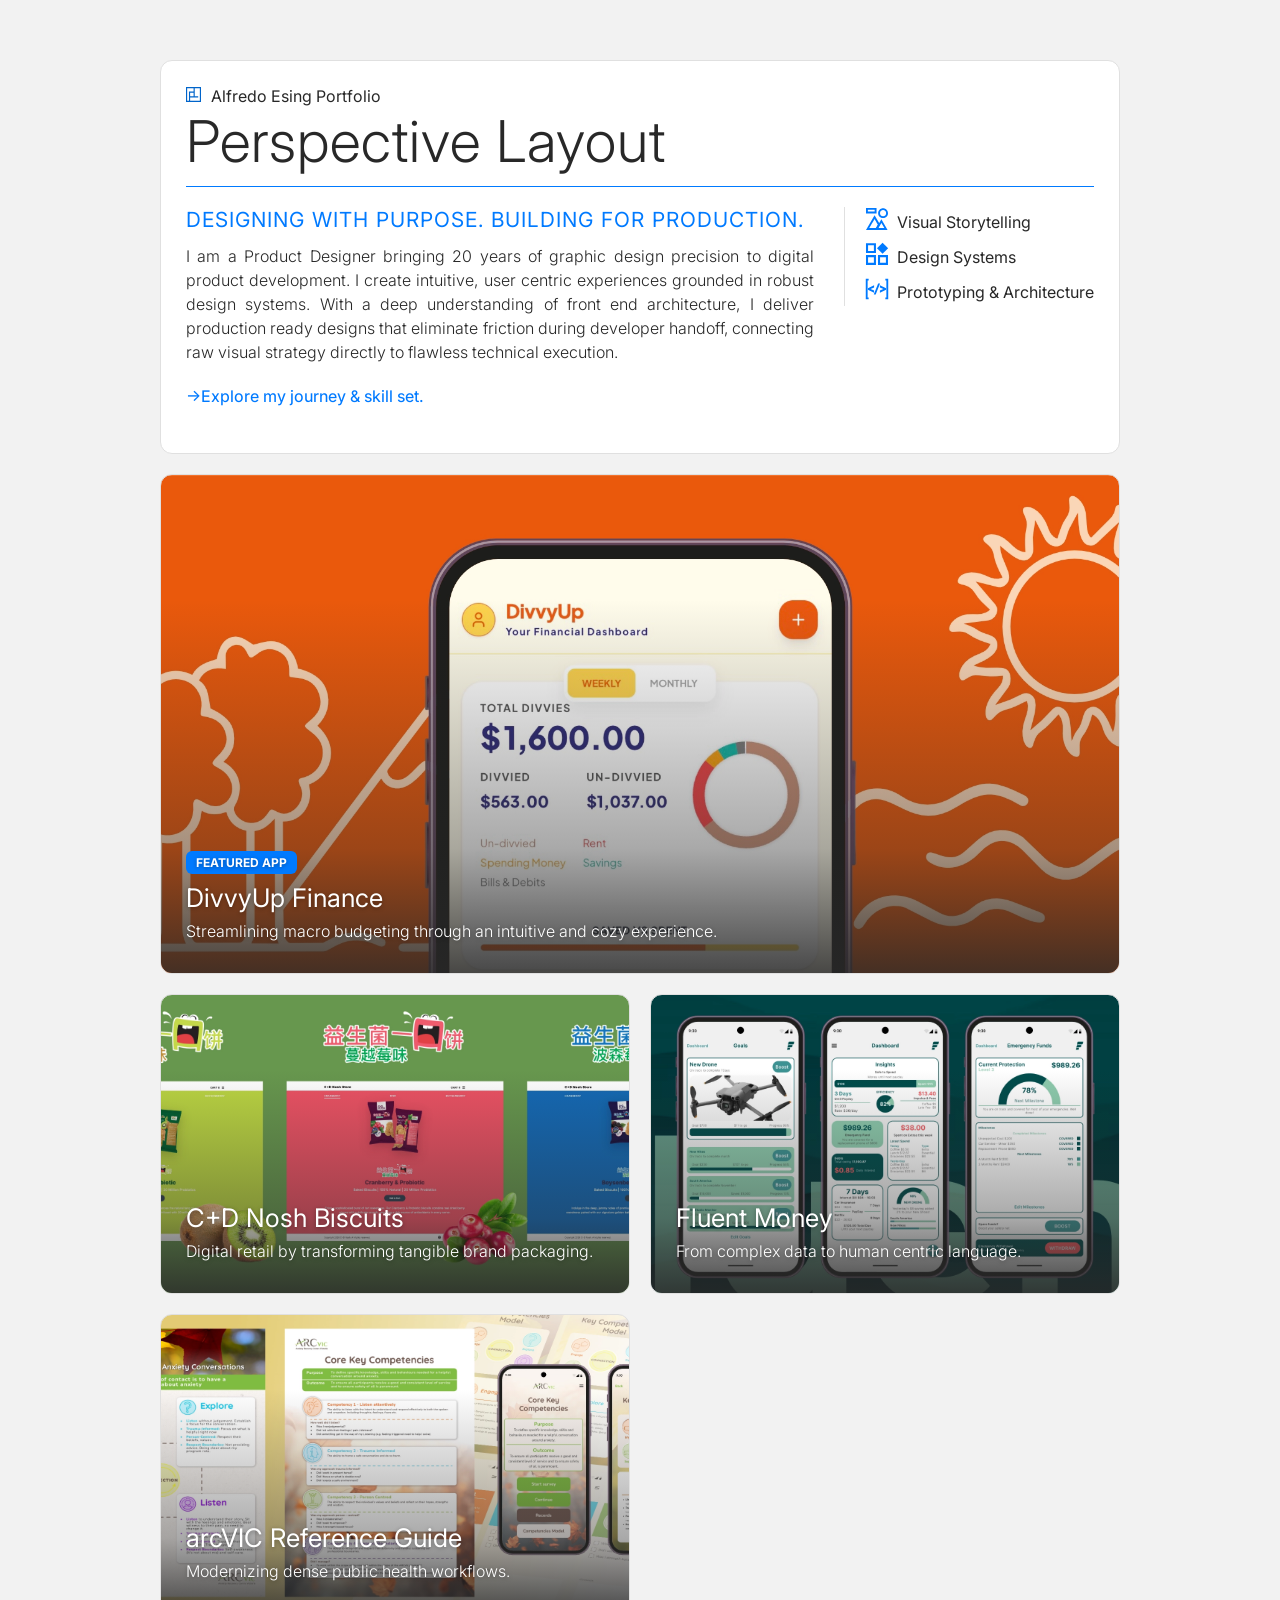
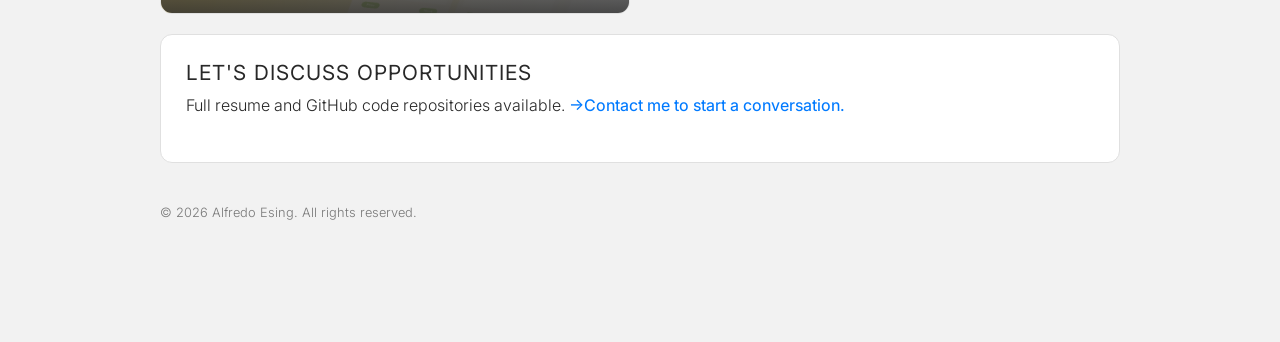
<file: index.html>
<!DOCTYPE html>
<html lang="en">
<head>
    <meta charset="UTF-8">
    <meta name="viewport" content="width=device-width, initial-scale=1.0">
    <title>Alfredo Esing Portfolio</title>
    <link rel="preconnect" href="https://fonts.googleapis.com">
    <link rel="preconnect" href="https://fonts.gstatic.com" crossorigin>
    <link href="https://fonts.googleapis.com/css2?family=Inter:wght@200;300;400&display=swap" rel="stylesheet">
    <link rel="stylesheet" href="style.css">
    <link rel="icon" type="image/svg+xml" href="assets/favicon.svg">
</head>

<body class="index-page">

    <main class="main-content">

        <section class="bento top-bento">
             <a href="resume.html" class="transition-link">
                <div class="folio-name">
                    <img src="assets/Icons_pllogo.svg" alt="PL Logo" class="site-logo">    
                    <span style="padding-bottom: 5px">Alfredo Esing Portfolio</span>
                </div>
                <div class="site-header">
                    <div>
                        <h1 class="site-title">Perspective Layout</h1>
                    </div>
                </div>  

                <div class="hook-content">
                    <div class="hook-text">
                        <h3 class="page-title">Designing with purpose. Building for production.</h3>
                        <p class="paragraph-copy">
                            I am a Product Designer bringing 20 years of graphic design precision to digital product development. I create intuitive, user centric experiences grounded in robust design systems. 
                            With a deep understanding of front end architecture, I deliver production ready designs that eliminate friction during developer handoff, connecting raw visual strategy directly to flawless technical execution.
                        </p>
                        <p class="hook-link">&rarr;Explore my journey & skill set.</p>
                    </div>

                    <div class="hook-skills">
                        <div class="skill-item">
                            <span class="skill-icon">
                                <img src="assets/Icon_VisualStorytelling.svg" alt="visual storytelling icon">
                            </span>
                            <span class="skill-label">Visual Storytelling</span>
                        </div>

                        <div class="skill-item">
                            <span class="skill-icon">
                                <img src="assets/Icons_DesignSystems.svg" alt="design systems icon">
                            </span>
                            <span class="skill-label">Design Systems</span>
                        </div>

                        <div class="skill-item">
                            <span class="skill-icon">
                                <img src="assets/Icons_DigitalEngineering.svg" alt="digital engineering icon">
                            </span>
                            <span class="skill-label">Prototyping & Architecture</span>
                        </div>
                    </div>
                </div>
            </a>
        </section>

        <section class="bento-grid">
            
            <a href="project-divvyup.html" 
                class="bento project-inner project-feature" 
                style="background-image: url('assets/feature-divvyup.webp');">
                    
                <div class="project-text">
                    <span class="feature-badge">Featured App</span>
                    <h2 class="project-title">DivvyUp Finance</h2>
                    <p>Streamlining macro budgeting through an intuitive and cozy experience.</p>
                </div>
            </a>

            <a href="project-nosh.html" 
                class="bento project-inner projects" 
                style="background-image: url('assets/feature-nosh-biscuits.webp');">
                    
                <div class="project-text">
                    <h2 class="project-title">C+D Nosh Biscuits</h2>
                    <p>Digital retail by transforming tangible brand packaging.</p>                                                                                                                                                                                           
                </div>
            </a>

            <a href="project-fluent.html" 
                class="bento project-inner projects"
                style="background-image: url('assets/feature-fluent.webp');">
                <div class="project-text">
                    <h2 class="project-title">Fluent Money</h2>
                    <p>From complex data to human centric language.</p>
                </div>
            </a>

            <a href="project-arcvic.html" 
                class="bento project-inner projects"
                style="background-image: url('assets/feature-arcvic.webp');">
                <div class="project-text">
                    <h2 class="project-title">arcVIC Reference Guide</h2>
                    <p>Modernizing dense public health workflows.</p>
                </div>
            </a>

        </section>

        <section>
            <a href="contact.html" class="bento bottom-bento">
                <div class="contact-content">
                    <h3>Let's Discuss Opportunities</h3>
                    <p>Full resume and GitHub code repositories available. <span class="hook-link">&rarr;Contact me to start a conversation.</span></p>
                </div>
            </a>
        </section>

        <footer>
            <p class="footer-text">&copy; 2026 Alfredo Esing. All rights reserved.</p>
        </footer>
    </main>

<script src="script.js"></script>
</body>
</html>
</file>
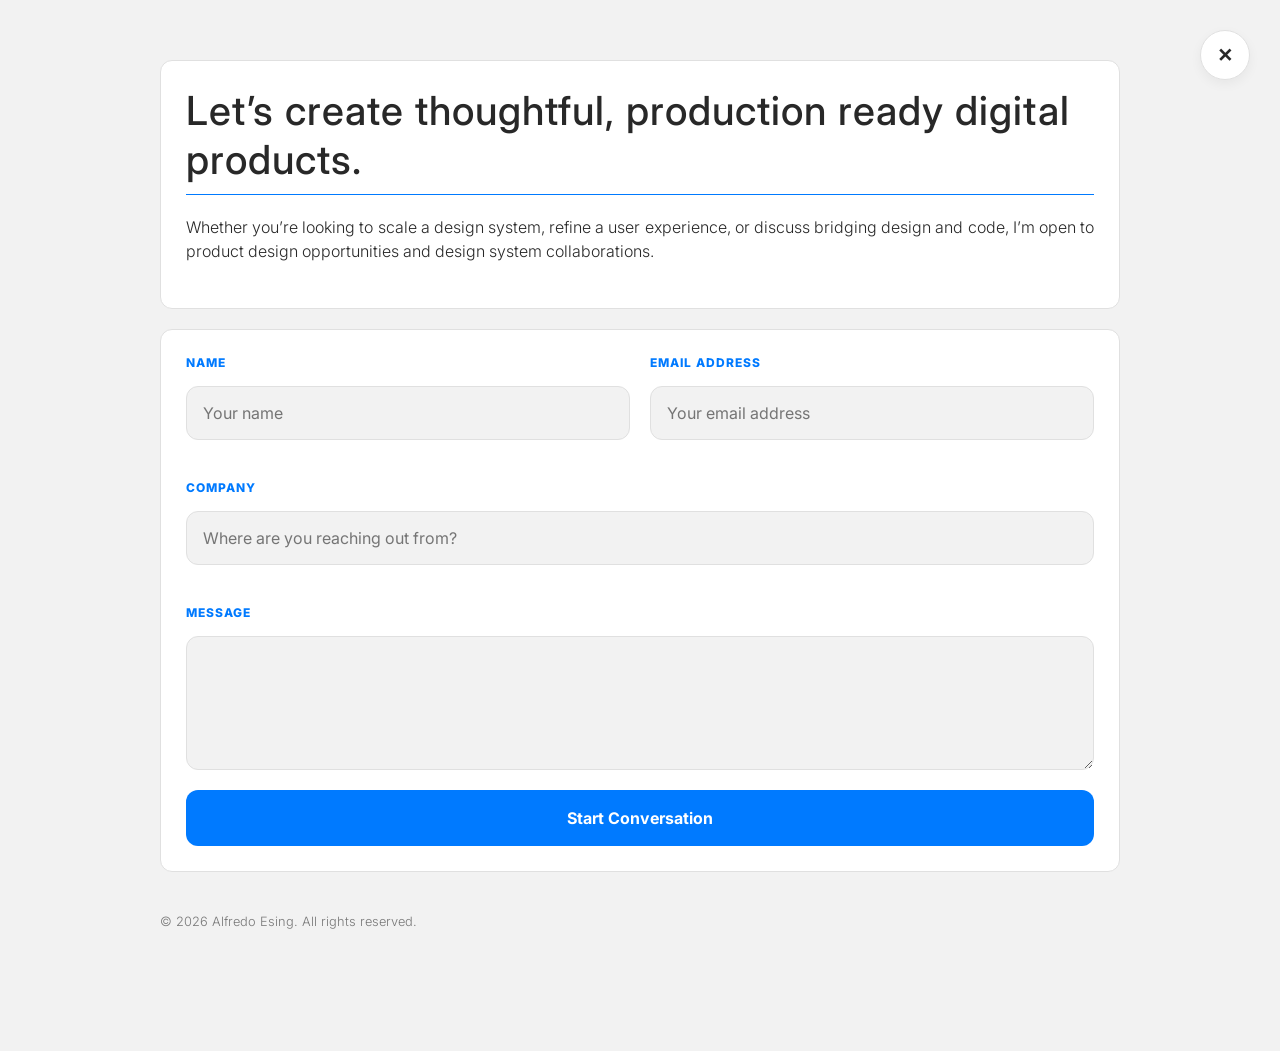
<file: contact.html>
<!DOCTYPE html>
<html lang="en">
<head>
    <meta charset="UTF-8">
    <meta name="viewport" content="width=device-width, initial-scale=1.0">
    <title>Contact | Alfredo Esing</title>
    <link rel="preconnect" href="https://fonts.googleapis.com">
    <link rel="preconnect" href="https://fonts.gstatic.com" crossorigin>
    <link href="https://fonts.googleapis.com/css2?family=Inter:wght@200;300;400&display=swap" rel="stylesheet">
    <link rel="stylesheet" href="style.css">
</head>


<body class="contact-page">

    <a href="index.html" class="return-btn">✕</a>  
        
    <main class="main-content">
        <section>
                <div class="bento top-bento">
                    <div>
                        <div class="page-header">
                            <h1>Let’s create thoughtful, production ready digital products.</h1>
                        </div>
                        <p>
                           Whether you’re looking to scale a design system, refine a user experience, or discuss bridging design and code, I’m open to product design opportunities and design system collaborations.
                        </p>
                    </div>
                </div>
        </section>

        <section>
                <div class="bento bottom-bento contact-form-container">
                    <form id="portfolio-contact-form" action="https://formsubmit.co/alfredo.esing@gmail.com" method="POST">
                        
                        <input type="text" name="_honey" style="display:none">
                        
                        <div class="form-row">
                            <div class="form-group">
                                <label for="name-field">Name</label>
                                <input type="text" id="name-field" name="Name" placeholder="Your name" required>
                            </div>
                            
                            <div class="form-group">
                                <label for="email-field">Email Address</label>
                                <input type="email" id="email-field" name="Email" placeholder="Your email address" required>
                            </div>
                        </div>
                        
                        <div class="form-row" style="margin-top: 1rem;">
                            <div class="form-group">
                                <label for="company-field">Company</label>
                                <input type="text" id="company-field" name="Company" placeholder="Where are you reaching out from?">
                            </div>
                        </div>
                        
                        <div class="form-group" style="margin-top: 1rem;">
                            <label for="message-field">Message</label>
                            <textarea id="message-field" name="Tell me about your team, project, or role. How can I help solve your design challenges?" rows="5" maxlength="5000" required></textarea>
                        </div>

                        <input type="hidden" name="_next" value="https://perspectivelayout.com">

                        <button type="submit" class="cta-button">Start Conversation</button>
                    </form>
                </div>
        </section>

        <footer>
                <p class="footer-text">&copy; 2026 Alfredo Esing. All rights reserved.</p>
        </footer>
    </main>

    <script src="script.js"></script>

</body>

</html>
</file>
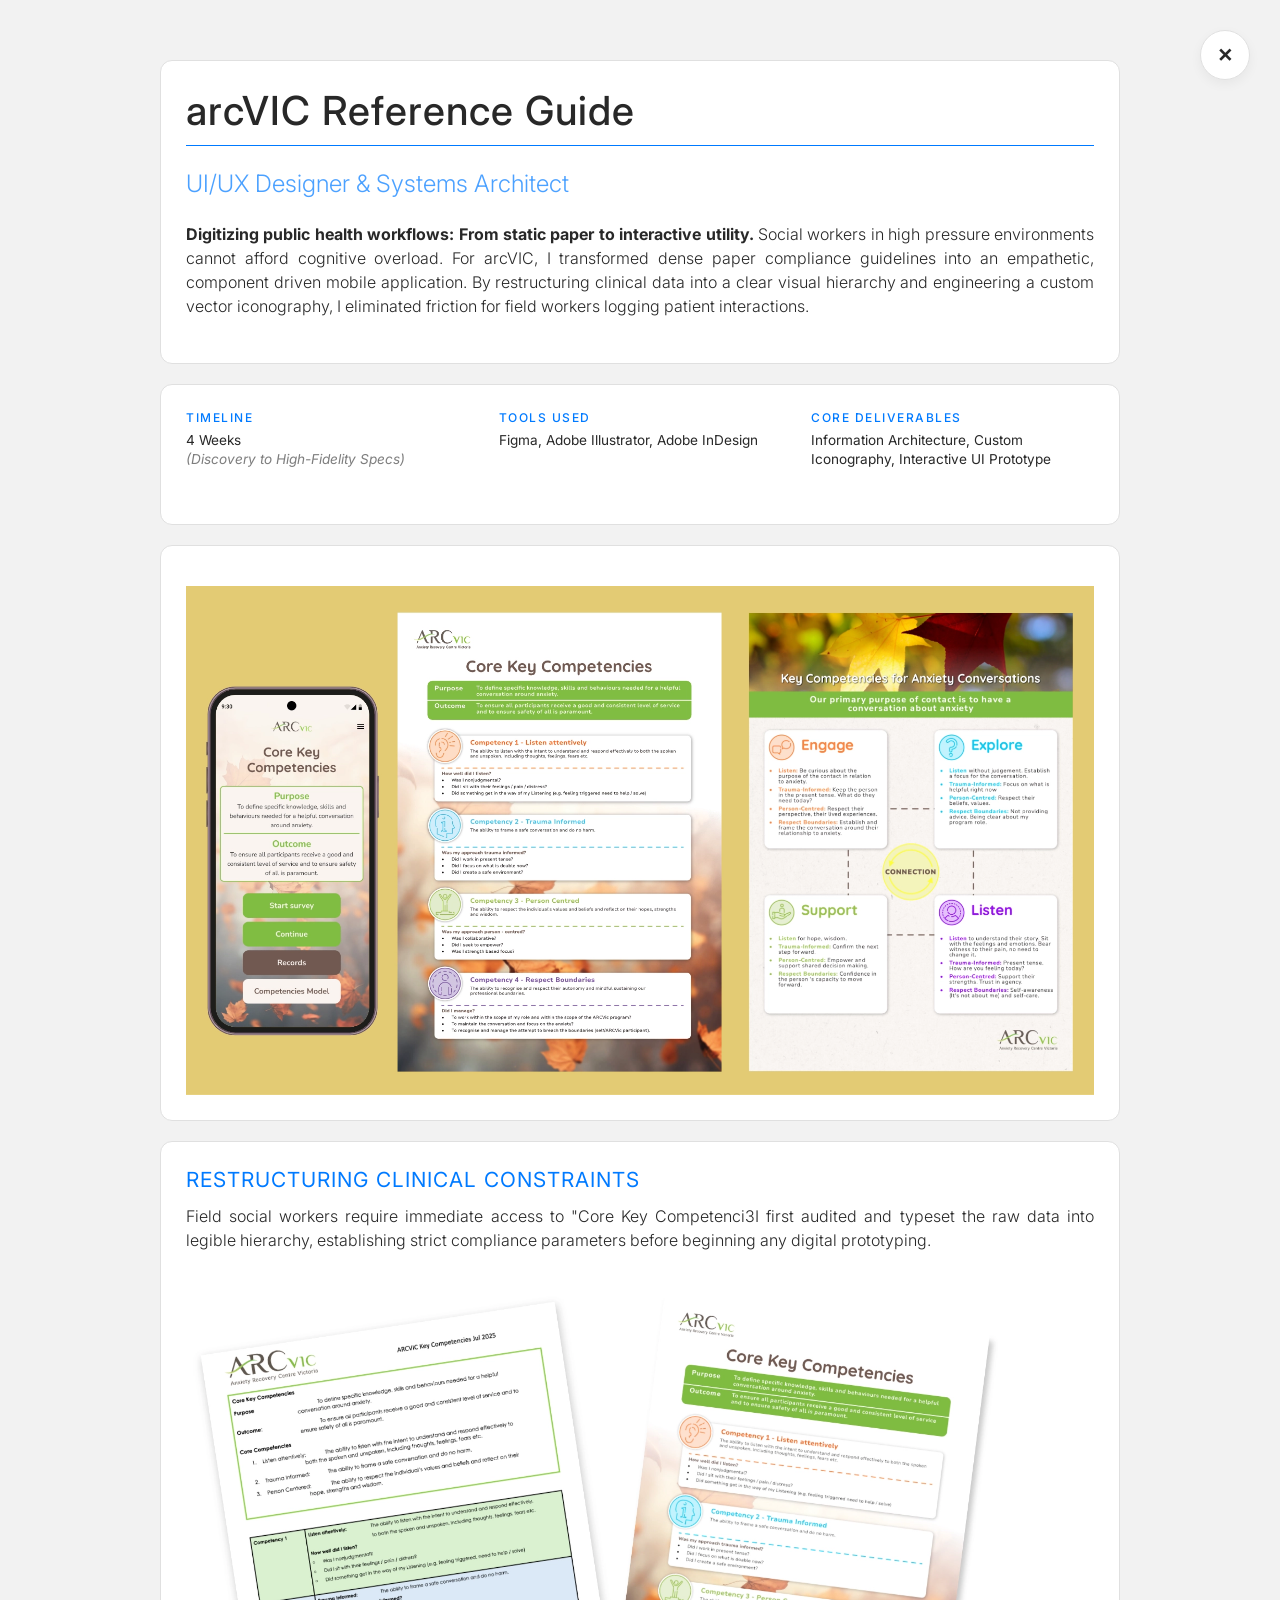
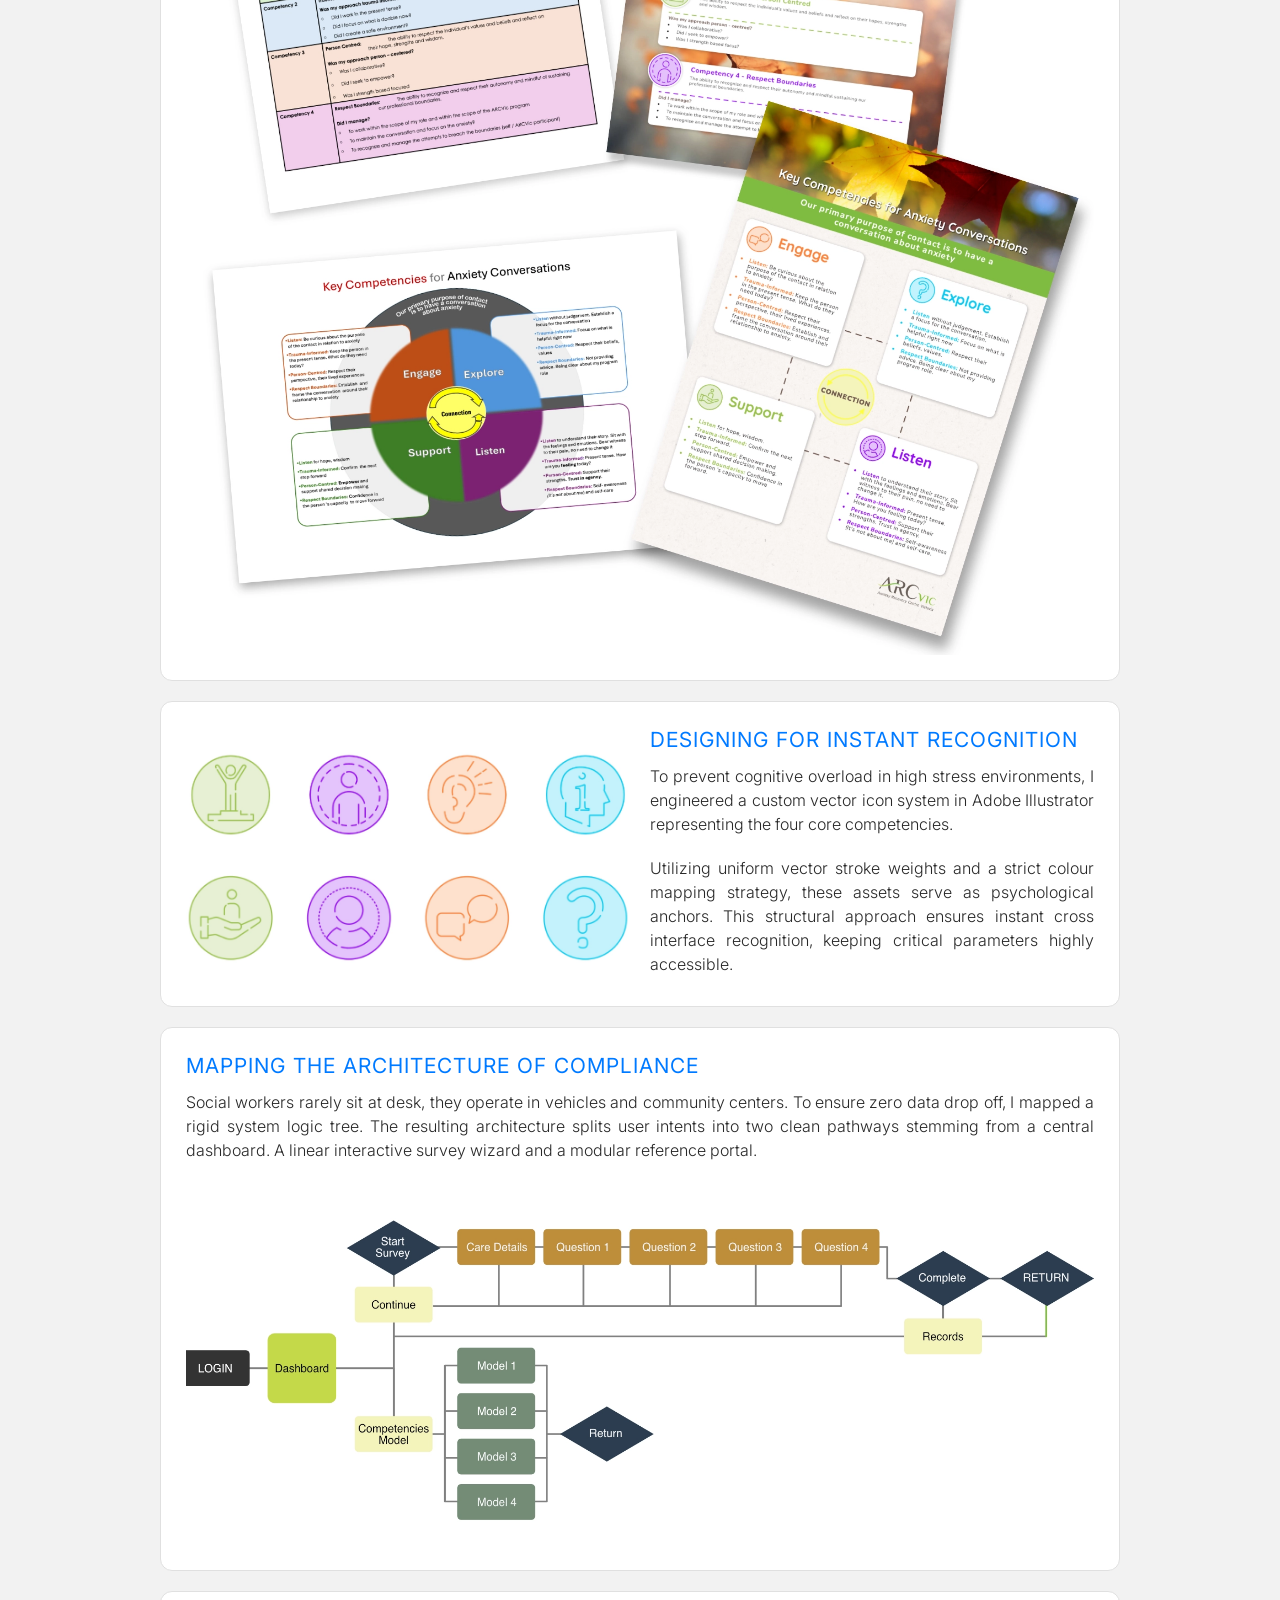
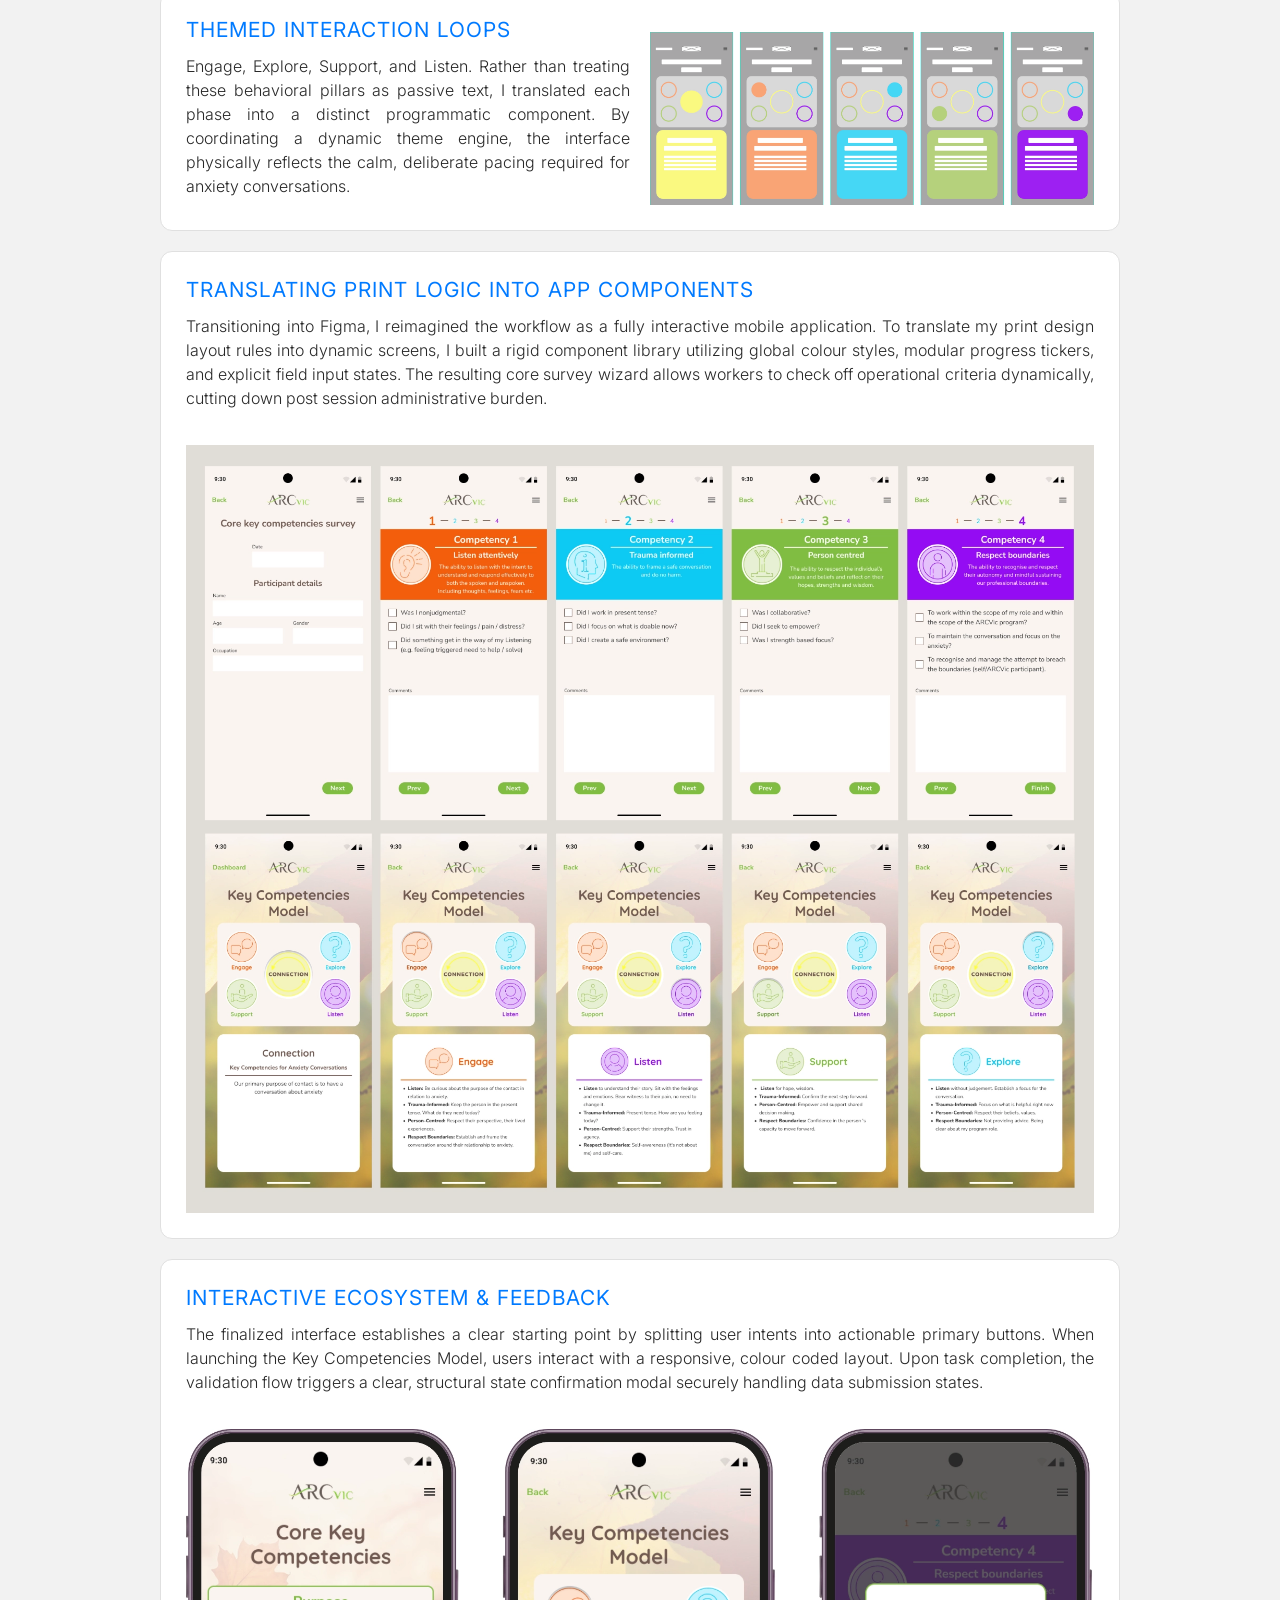
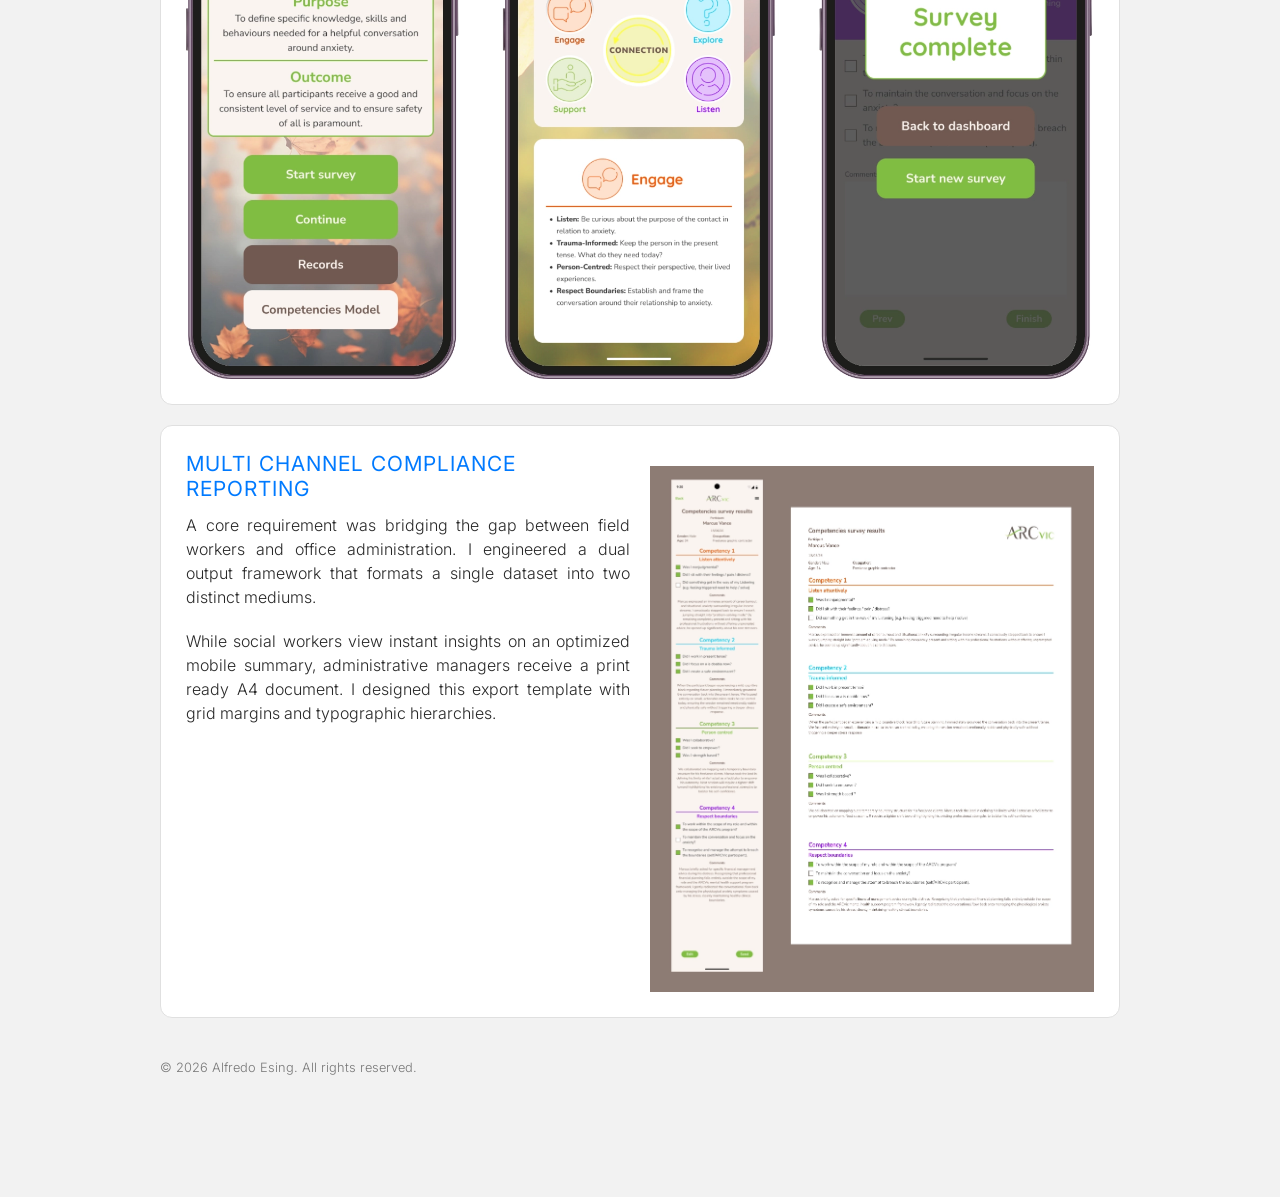
<file: project-arcVIC.html>
<!DOCTYPE html>
<html lang="en">
<head>
    <meta charset="UTF-8">
    <meta name="viewport" content="width=device-width, initial-scale=1.0">
    <title>Project-arcVIC | Alfredo Esing</title>
    <link rel="preconnect" href="https://fonts.googleapis.com">
    <link rel="preconnect" href="https://fonts.gstatic.com" crossorigin>
    <link href="https://fonts.googleapis.com/css2?family=Inter:wght@200;300;400&display=swap" rel="stylesheet">
    <link rel="stylesheet" href="style.css">
</head>

<body class="project-page">

    <a href="index.html" class="return-btn">✕</a>

    <main class="main-content">
        
        <section>
            <div class="bento top-bento">
                <div>
                    <div class="page-header">
                        <h1>arcVIC Reference Guide</h1>
                    </div>
                    <p class="role-sub">UI/UX Designer & Systems Architect</p>
                    <p class="paragraph-copy">
                        <strong>Digitizing public health workflows: From static paper to interactive utility.</strong> 
                        Social workers in high pressure environments cannot afford cognitive overload. For arcVIC, I transformed dense paper compliance guidelines into an empathetic, component driven mobile application. 
                        By restructuring clinical data into a clear visual hierarchy and engineering a custom vector iconography, I eliminated friction for field workers logging patient interactions.
                    </p>
                </div>
            </div>
        </section>

        <section>
            <div class="bento page-bento">
                <div class="meta-grid">
                    
                    <div class="meta-item">
                        <span class="meta-label">Timeline</span>
                        <p class="meta-value">4 Weeks<br>
                        <span class="meta-subtext">(Discovery to High-Fidelity Specs)</span></p>
                    </div>

                    <div class="meta-item">
                        <span class="meta-label">Tools Used</span>
                        <p class="meta-value">Figma, Adobe Illustrator, Adobe InDesign</p>
                    </div>

                    <div class="meta-item">
                        <span class="meta-label">Core Deliverables</span>
                        <p class="meta-value">Information Architecture, Custom Iconography, Interactive UI Prototype</p>
                    </div>

                </div>
            </div>
        </section>

        <section class="bento page-bento">
            <div class="full-width-media">
                <img class="project-img" src="assets/arcvic-hero.webp" alt="arcVIC Mobile Application and Reference Guide Overview">
            </div>
        </section>

        <section class="bento page-bento">
            <div class="text-block">
                <h3 class="page-title">Restructuring Clinical Constraints</h3>
                <p class="paragraph-copy">
                    Field social workers require immediate access to "Core Key Competenci3I first audited and typeset the raw data into legible hierarchy, establishing strict compliance parameters before beginning any digital prototyping.
                </p>
            </div>
            <div class="media-block">
                <img class="project-img" src="assets/arcvic-before-after.webp" alt="Before and After Reference Material">
            </div>
        </section>

        <section class="bento bento-split page-bento">
            <div class="split-media-block">
                <img src="assets/arcvic-iconography.webp" alt="Custom Vector SVG Icon System" class="project-img">
            </div>

            <div class="split-text-block">
                <h3 class="page-title">Designing for Instant Recognition</h3>
                <p class="paragraph-copy">
                    To prevent cognitive overload in high stress environments, I engineered a custom vector icon system in Adobe Illustrator representing the four core competencies. 
                </p>
                <p class="paragraph-copy">
                    Utilizing uniform vector stroke weights and a strict colour mapping strategy, these assets serve as psychological anchors. This structural approach ensures instant 
                    cross interface recognition, keeping critical parameters highly accessible.
                </p>
            </div>
        </section>

        <section class="bento page-bento">
            <div class="text-block">
                <h3 class="page-title">Mapping the Architecture of Compliance</h3>
                <p class="paragraph-copy">
                    Social workers rarely sit at desk, they operate in vehicles and community centers. To ensure zero data drop off, I mapped a rigid system logic tree. 
                    The resulting architecture splits user intents into two clean pathways stemming from a central dashboard. A linear interactive survey wizard and a modular reference portal.
                </p>
            </div>
            <div class="media-block">
                <img class="project-img" src="assets/arcvic-system-map.webp" alt="System Logic Tree">
            </div>
        </section>

        <section class="bento page-bento bento-split">
            <div class="split-text-block">
                <h3 class="page-title">Themed Interaction Loops</h3>
                <p class="paragraph-copy">
                    Engage, Explore, Support, and Listen. Rather than treating these behavioral pillars as passive text, I translated each phase into a distinct programmatic component. 
                    By coordinating a dynamic theme engine, the interface physically reflects the calm, deliberate pacing required for anxiety conversations.
                </p>
            </div>
            <div class="split-media-block">
                <img class="project-img" src="assets/arcvic-themed-interaction.webp" alt="Theme Driven Wireframes">
            </div>
        </section>
        
        <section class="bento page-bento">
            <div class="text-block">
                <h3 class="page-title">Translating Print Logic into App Components</h3>
                <p class="paragraph-copy">
                    Transitioning into Figma, I reimagined the workflow as a fully interactive mobile application. To translate my print design layout rules into dynamic screens, 
                    I built a rigid component library utilizing global colour styles, modular progress tickers, and explicit field input states. The resulting core survey wizard 
                    allows workers to check off operational criteria dynamically, cutting down post session administrative burden.
                </p>
            </div>
            <div class="media-block">
                <img class="project-img" src="assets/arcvic-app-components.webp" alt="Figma High Fidelity Application Mockups">
            </div>
        </section>

        <section class="bento page-bento">
            <div class="text-block">
                <h3 class="page-title">Interactive Ecosystem & Feedback</h3>
                <p class="paragraph-copy">
                    The finalized interface establishes a clear starting point by splitting user intents into actionable primary buttons. When launching the Key Competencies Model, 
                    users interact with a responsive, colour coded layout. Upon task completion, the validation flow triggers a clear, structural state confirmation modal securely 
                    handling data submission states.
                </p>
            </div>
            <div class="media-block">
                <img class="project-img" src="assets/arcvic-ecosystem.webp" alt="Showcase of High-Fidelity Interactive Screens and Modals">
            </div>
        </section>

        <section class="bento bento-split bottom-bento">
            <div class="split-text-block">
                <h3 class="page-title">Multi Channel Compliance Reporting</h3>
                <p class="paragraph-copy">
                    A core requirement was bridging the gap between field workers and office administration. I engineered a dual output framework that formats a single dataset into two distinct mediums. 
                </p>
                <p class="paragraph-copy">
                    While social workers view instant insights on an optimized mobile summary, administrative managers receive a print ready A4 document. I designed this export template with 
                    grid margins and typographic hierarchies.
                </p>
            </div>

            <div class="split-media-block">
                <img class="project-img" src="assets/arcvic-multi-channel-report.webp" alt="Mobile Summary View Next To A4 PDF Export">
            </div>

        </section>

        <footer>
            <p class="footer-text">&copy; 2026 Alfredo Esing. All rights reserved.</p>
        </footer>
            
    </main>

    <script src="script.js"></script>
    
</body>
</html>
</file>
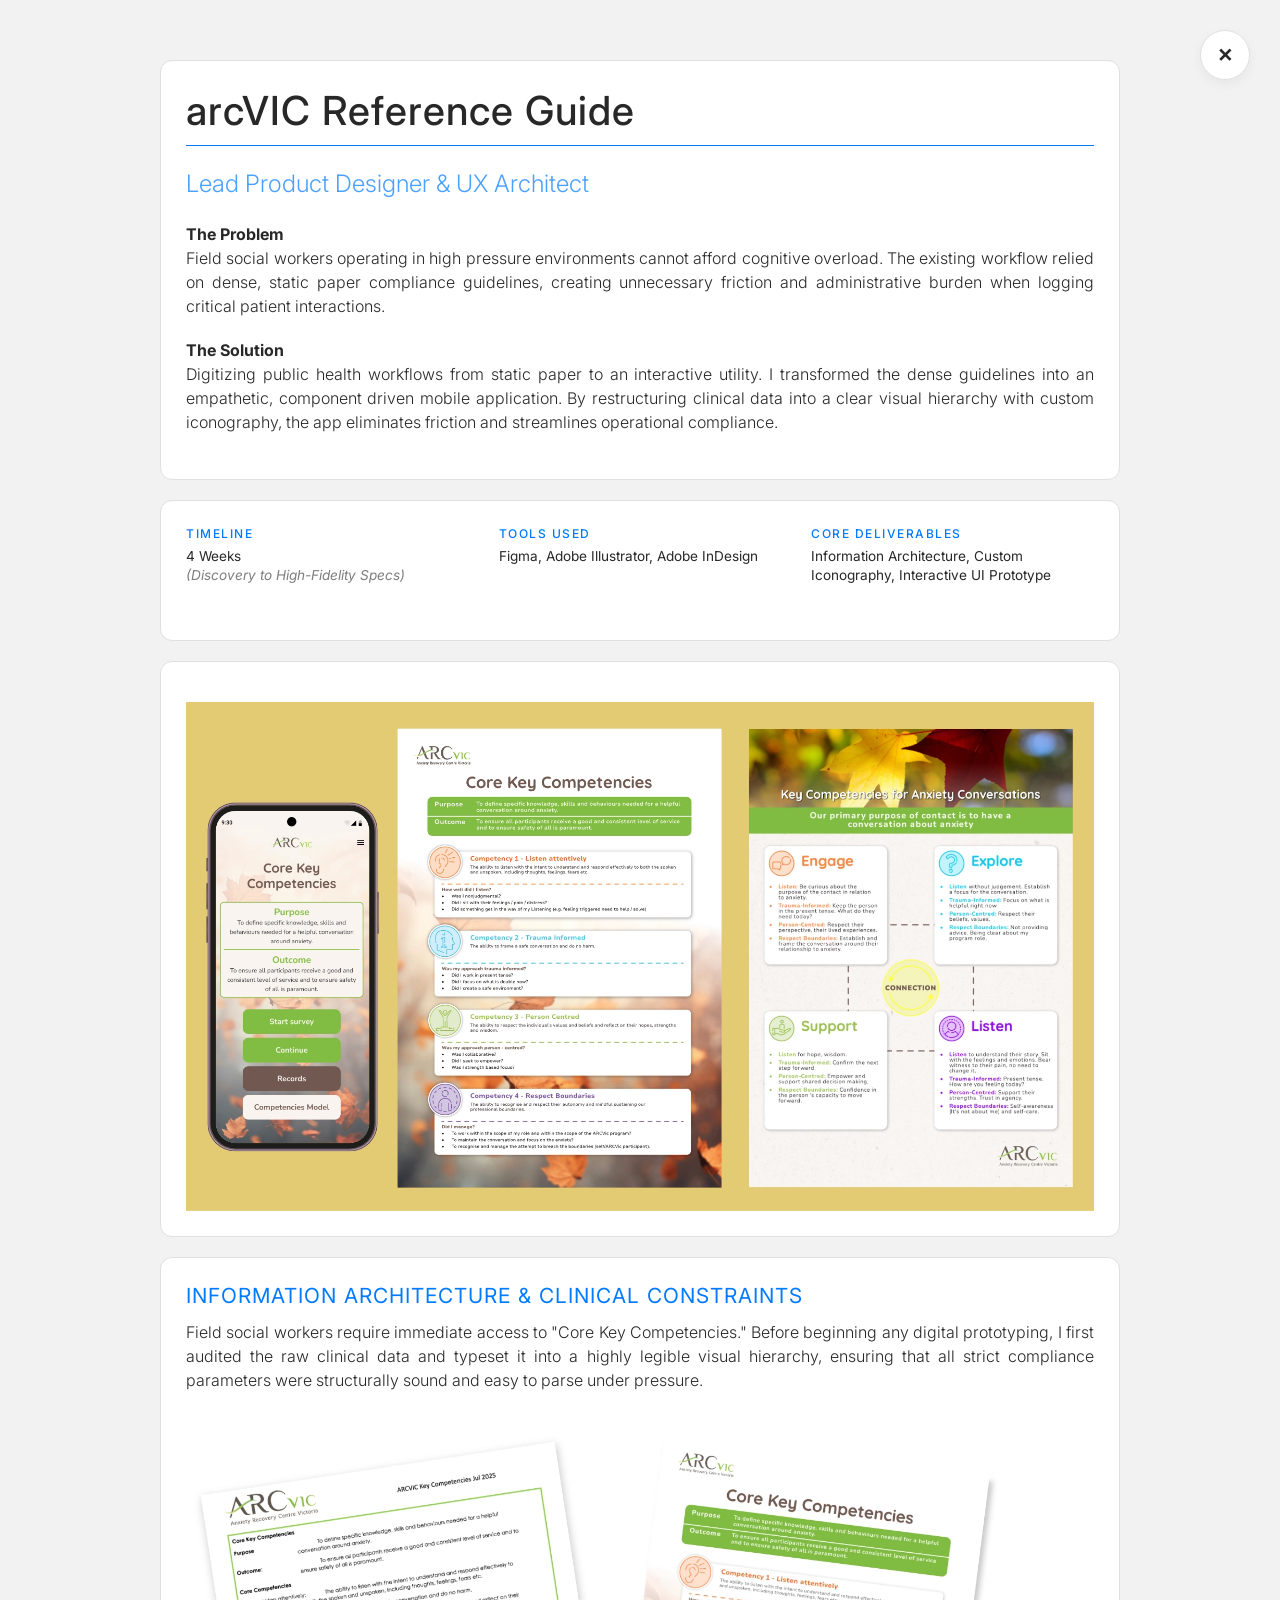
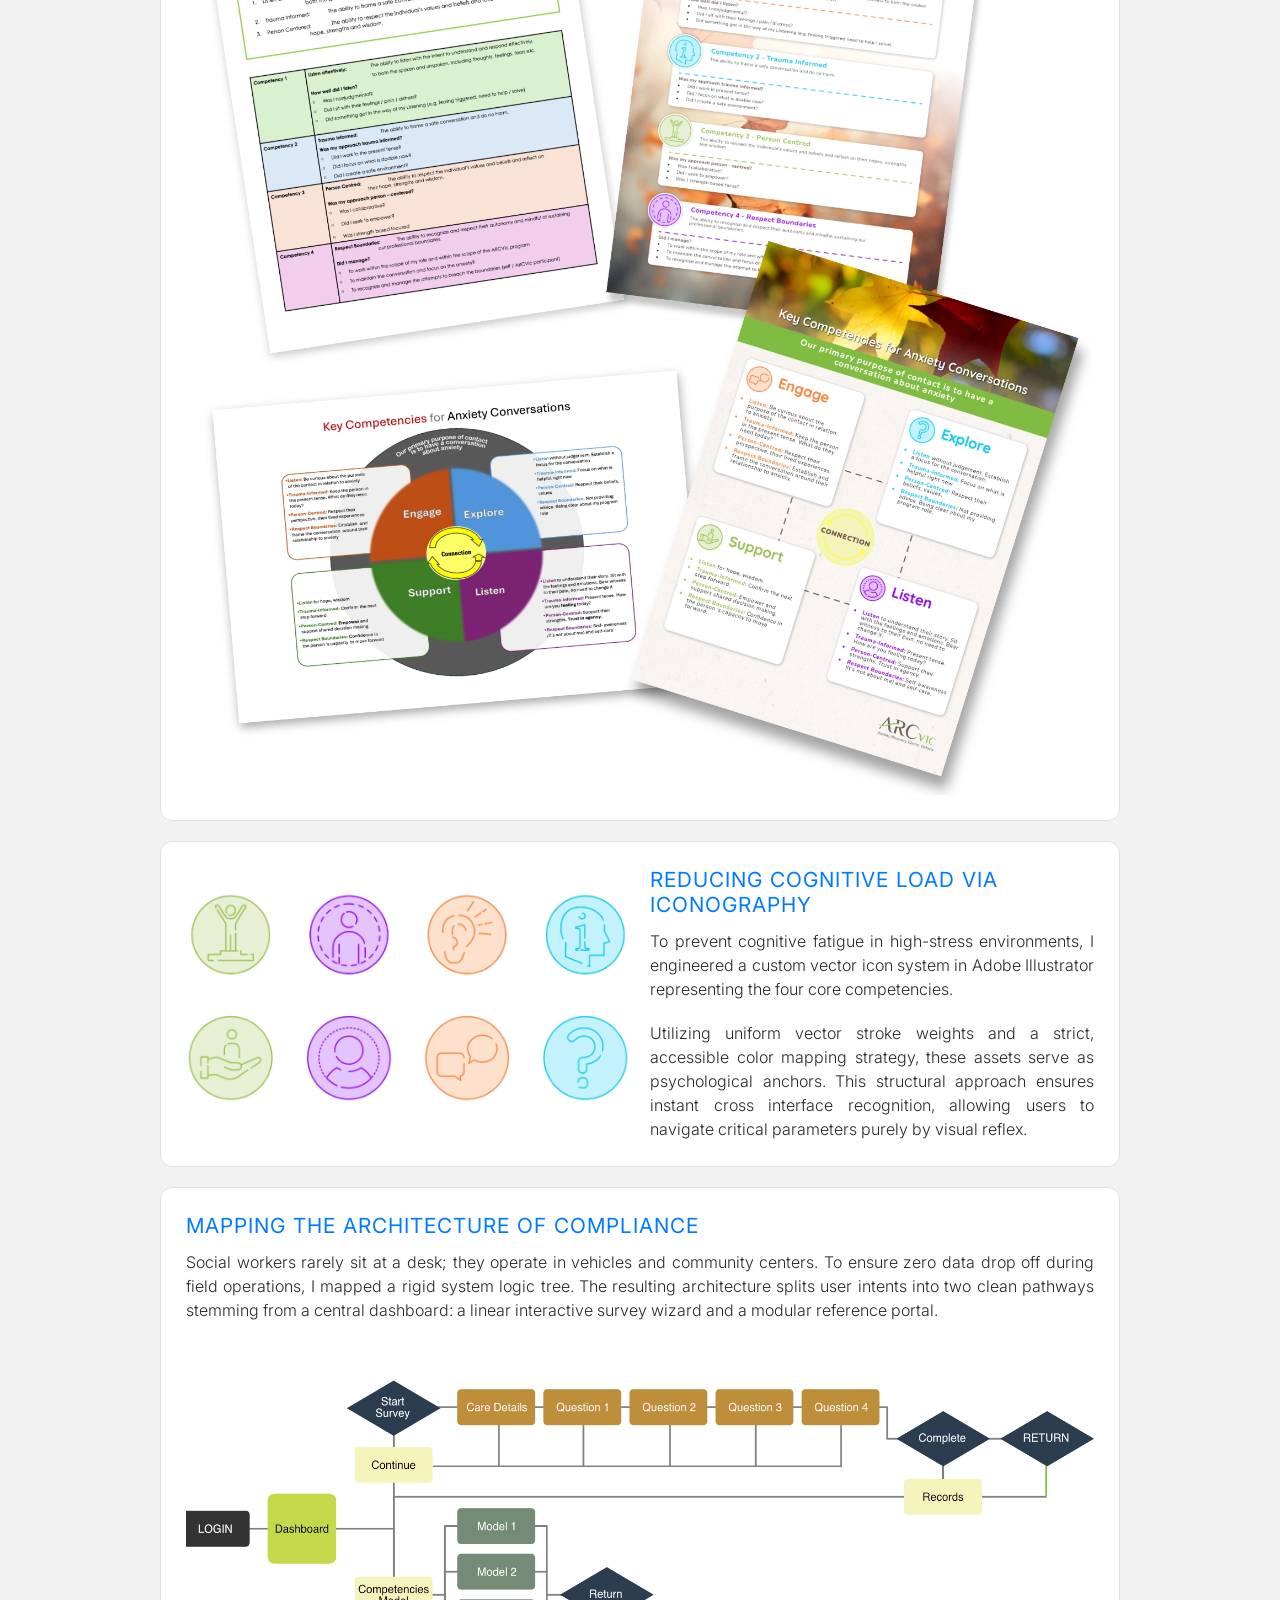
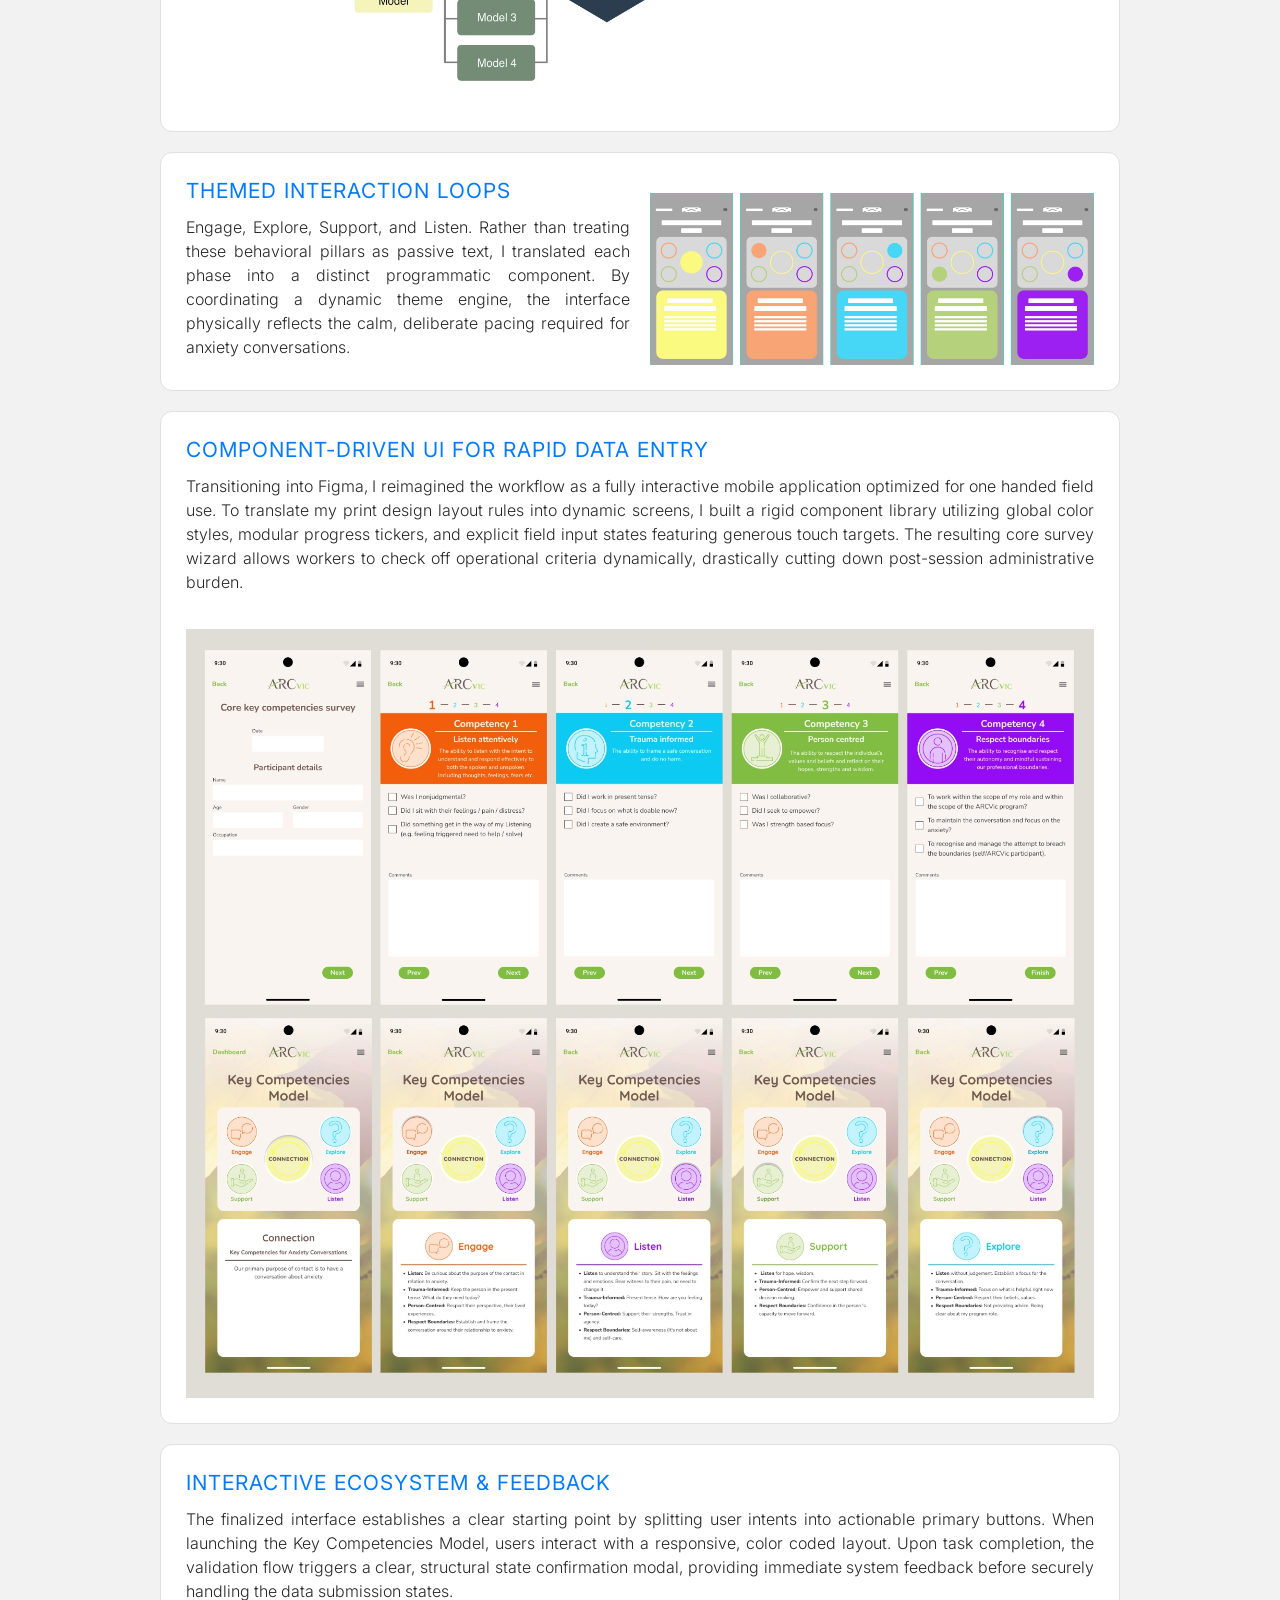
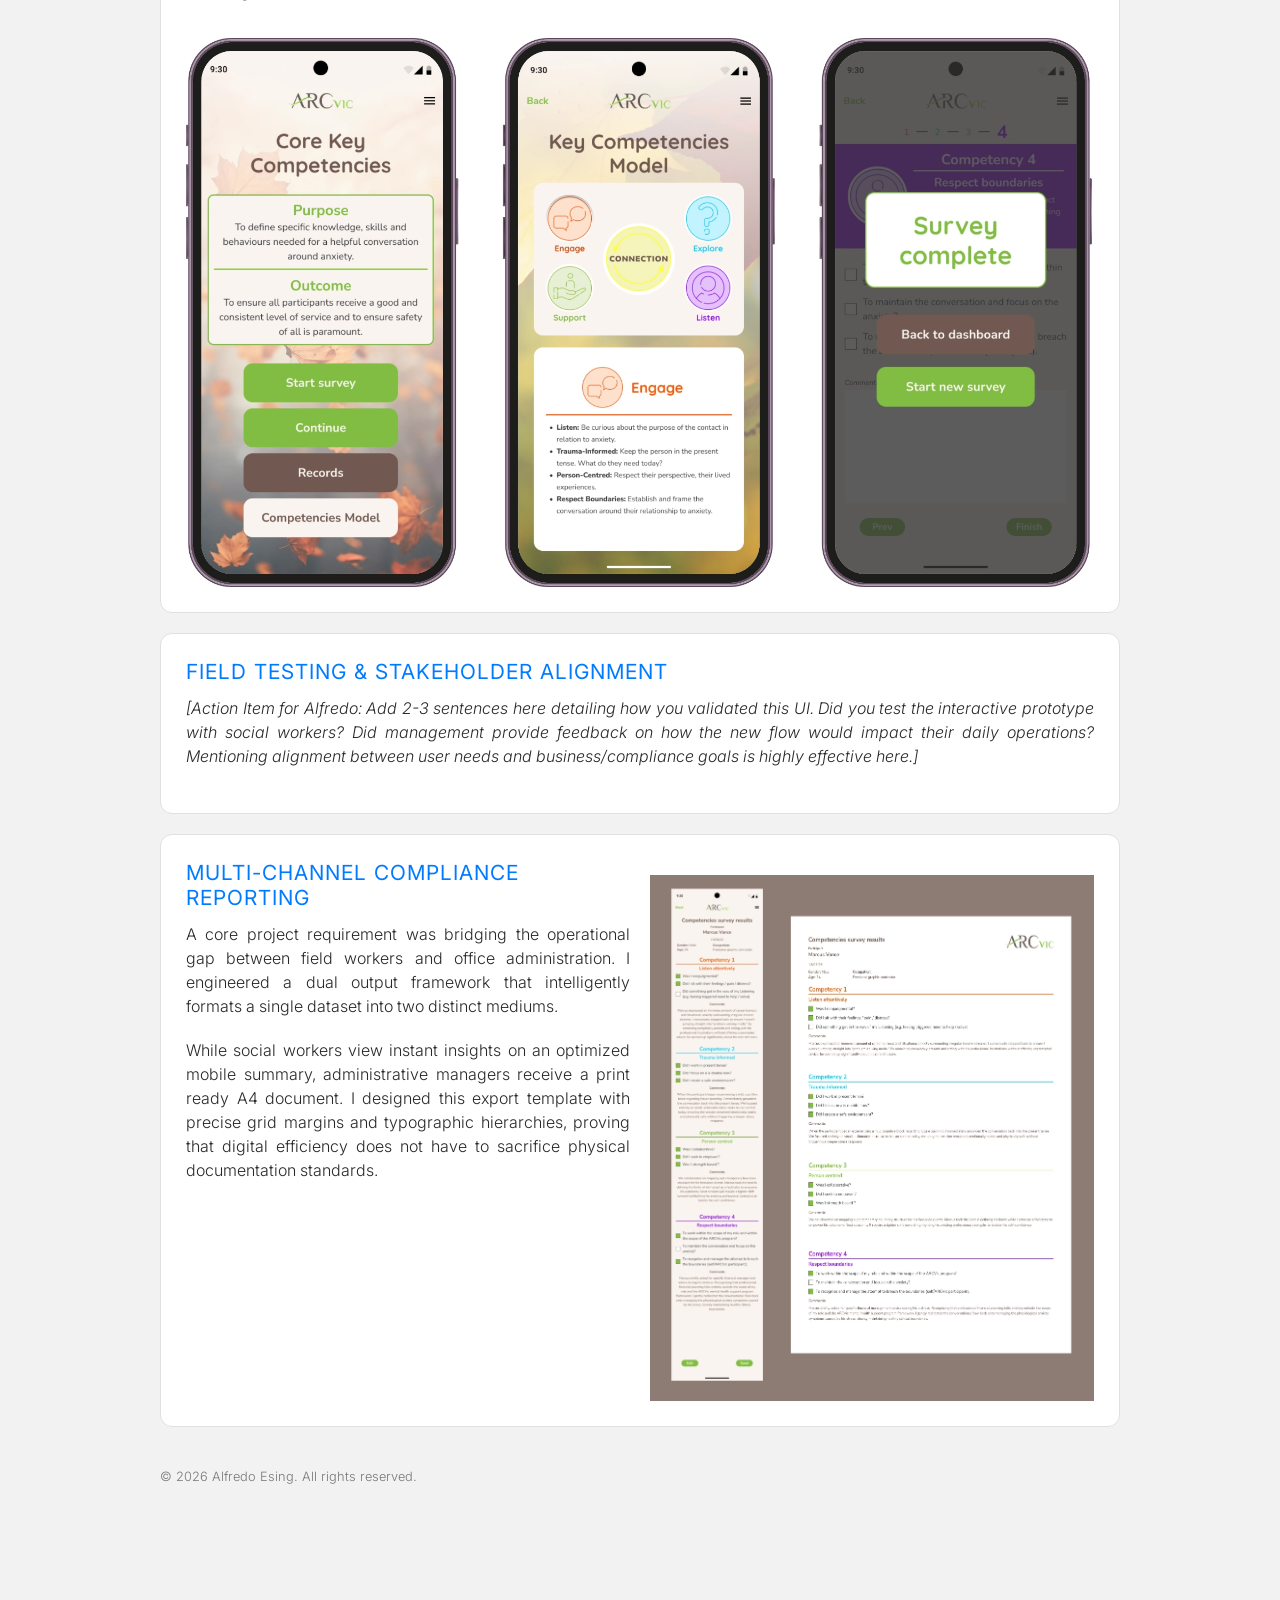
<file: project-arcvic.html>
<!DOCTYPE html>
<html lang="en">
<head>
    <meta charset="UTF-8">
    <meta name="viewport" content="width=device-width, initial-scale=1.0">
    <title>Project-arcVIC | Alfredo Esing</title>
    <link rel="preconnect" href="https://fonts.googleapis.com">
    <link rel="preconnect" href="https://fonts.gstatic.com" crossorigin>
    <link href="https://fonts.googleapis.com/css2?family=Inter:wght@200;300;400&display=swap" rel="stylesheet">
    <link rel="stylesheet" href="style.css">
</head>

<body class="project-page">

    <a href="index.html" class="return-btn">✕</a>

    <main class="main-content">
        
        <section>
            <div class="bento top-bento">
                <div>
                    <div class="page-header">
                        <h1>arcVIC Reference Guide</h1>
                    </div>
                    <p class="role-sub">Lead Product Designer & UX Architect</p>
                    <div>
                        <p class="paragraph-copy">
                            <strong>The Problem</strong><br>
                            Field social workers operating in high pressure environments cannot afford cognitive overload. The existing workflow relied on dense, static paper compliance guidelines, 
                            creating unnecessary friction and administrative burden when logging critical patient interactions.
                        </p>
                        <p class="paragraph-copy">
                            <strong>The Solution</strong><br>
                            Digitizing public health workflows from static paper to an interactive utility. I transformed the dense guidelines into an empathetic, component driven mobile application. 
                            By restructuring clinical data into a clear visual hierarchy with custom iconography, the app eliminates friction and streamlines operational compliance.
                        </p>
                    </div>
                </div>
            </div>
        </section>

        <section>
            <div class="bento page-bento">
                <div class="meta-grid">
                    
                    <div class="meta-item">
                        <span class="meta-label">Timeline</span>
                        <p class="meta-value">4 Weeks<br>
                        <span class="meta-subtext">(Discovery to High-Fidelity Specs)</span></p>
                    </div>

                    <div class="meta-item">
                        <span class="meta-label">Tools Used</span>
                        <p class="meta-value">Figma, Adobe Illustrator, Adobe InDesign</p>
                    </div>

                    <div class="meta-item">
                        <span class="meta-label">Core Deliverables</span>
                        <p class="meta-value">Information Architecture, Custom Iconography, Interactive UI Prototype</p>
                    </div>

                </div>
            </div>
        </section>

        <section class="bento page-bento">
            <div class="full-width-media">
                <img class="project-img" src="assets/arcvic-hero.webp" alt="arcVIC Mobile Application and Reference Guide Overview">
            </div>
        </section>

        <section class="bento page-bento">
            <div class="text-block">
                <h3 class="page-title">Information Architecture & Clinical Constraints</h3>
                <p class="paragraph-copy">
                    Field social workers require immediate access to "Core Key Competencies." Before beginning any digital prototyping, I first audited the raw clinical data and typeset it into a highly legible visual hierarchy, 
                    ensuring that all strict compliance parameters were structurally sound and easy to parse under pressure.
                </p>
            </div>
            <div class="media-block">
                <img class="project-img" src="assets/arcvic-before-after.webp" alt="Before and After Reference Material">
            </div>
        </section>

        <section class="bento bento-split page-bento">
            <div class="split-media-block">
                <img src="assets/arcvic-iconography.webp" alt="Custom Vector SVG Icon System" class="project-img">
            </div>

            <div class="split-text-block">
                <h3 class="page-title">Reducing Cognitive Load via Iconography</h3>
                <p class="paragraph-copy">
                    To prevent cognitive fatigue in high-stress environments, I engineered a custom vector icon system in Adobe Illustrator representing the four core competencies. 
                </p>
                <p class="paragraph-copy">
                    Utilizing uniform vector stroke weights and a strict, accessible color mapping strategy, these assets serve as psychological anchors. This structural approach ensures instant cross interface recognition, 
                    allowing users to navigate critical parameters purely by visual reflex.
                </p>
            </div>
        </section>

        <section class="bento page-bento">
            <div class="text-block">
                <h3 class="page-title">Mapping the Architecture of Compliance</h3>
                <p class="paragraph-copy">
                    Social workers rarely sit at a desk; they operate in vehicles and community centers. To ensure zero data drop off during field operations, I mapped a rigid system logic tree. 
                    The resulting architecture splits user intents into two clean pathways stemming from a central dashboard: a linear interactive survey wizard and a modular reference portal.
                </p>
            </div>
            <div class="media-block">
                <img class="project-img" src="assets/arcvic-system-map.webp" alt="System Logic Tree">
            </div>
        </section>

        <section class="bento page-bento bento-split">
            <div class="split-text-block">
                <h3 class="page-title">Themed Interaction Loops</h3>
                <p class="paragraph-copy">
                    Engage, Explore, Support, and Listen. Rather than treating these behavioral pillars as passive text, I translated each phase into a distinct programmatic component. 
                    By coordinating a dynamic theme engine, the interface physically reflects the calm, deliberate pacing required for anxiety conversations.
                </p>
            </div>
            <div class="split-media-block">
                <img class="project-img" src="assets/arcvic-themed-interaction.webp" alt="Theme Driven Wireframes">
            </div>
        </section>
        
        <section class="bento page-bento">
            <div class="text-block">
                <h3 class="page-title">Component-Driven UI for Rapid Data Entry</h3>
                <p class="paragraph-copy">
                    Transitioning into Figma, I reimagined the workflow as a fully interactive mobile application optimized for one handed field use. To translate my print design layout rules into dynamic screens, 
                    I built a rigid component library utilizing global color styles, modular progress tickers, and explicit field input states featuring generous touch targets. The resulting core survey wizard 
                    allows workers to check off operational criteria dynamically, drastically cutting down post-session administrative burden.
                </p>
            </div>
            <div class="media-block">
                <img class="project-img" src="assets/arcvic-app-components.webp" alt="Figma High Fidelity Application Mockups">
            </div>
        </section>

        <section class="bento page-bento">
            <div class="text-block">
                <h3 class="page-title">Interactive Ecosystem & Feedback</h3>
                <p class="paragraph-copy">
                    The finalized interface establishes a clear starting point by splitting user intents into actionable primary buttons. When launching the Key Competencies Model, 
                    users interact with a responsive, color coded layout. Upon task completion, the validation flow triggers a clear, structural state confirmation modal, providing immediate 
                    system feedback before securely handling the data submission states.
                </p>
            </div>
            <div class="media-block">
                <img class="project-img" src="assets/arcvic-ecosystem.webp" alt="Showcase of High-Fidelity Interactive Screens and Modals">
            </div>
        </section>

        <section class="bento page-bento">
            <div>
                <h3 class="page-title">Field Testing & Stakeholder Alignment</h3>
                <p class="paragraph-copy">
                    <em>[Action Item for Alfredo: Add 2-3 sentences here detailing how you validated this UI. Did you test the interactive prototype with social workers? 
                        Did management provide feedback on how the new flow would impact their daily operations? Mentioning alignment between user needs and business/compliance goals is highly effective here.]</em>
                </p>
            </div>
        </section>

        <section class="bento bento-split bottom-bento">
            <div class="split-text-block">
                <h3 class="page-title">Multi-Channel Compliance Reporting</h3>
                <p class="paragraph-copy">
                    A core project requirement was bridging the operational gap between field workers and office administration. I engineered a dual output framework 
                    that intelligently formats a single dataset into two distinct mediums. 
                </p>
                <p class="paragraph-copy">
                    While social workers view instant insights on an optimized mobile summary, administrative managers receive a print ready A4 document. I designed this 
                    export template with precise grid margins and typographic hierarchies, proving that digital efficiency does not have to sacrifice physical documentation standards.
                </p>
            </div>

            <div class="split-media-block">
                <img class="project-img" src="assets/arcvic-multi-channel-report.webp" alt="Mobile Summary View Next To A4 PDF Export">
            </div>

        </section>

        <footer>
            <p class="footer-text">&copy; 2026 Alfredo Esing. All rights reserved.</p>
        </footer>
            
    </main>

    <script src="script.js"></script>
    
</body>
</html>
</file>
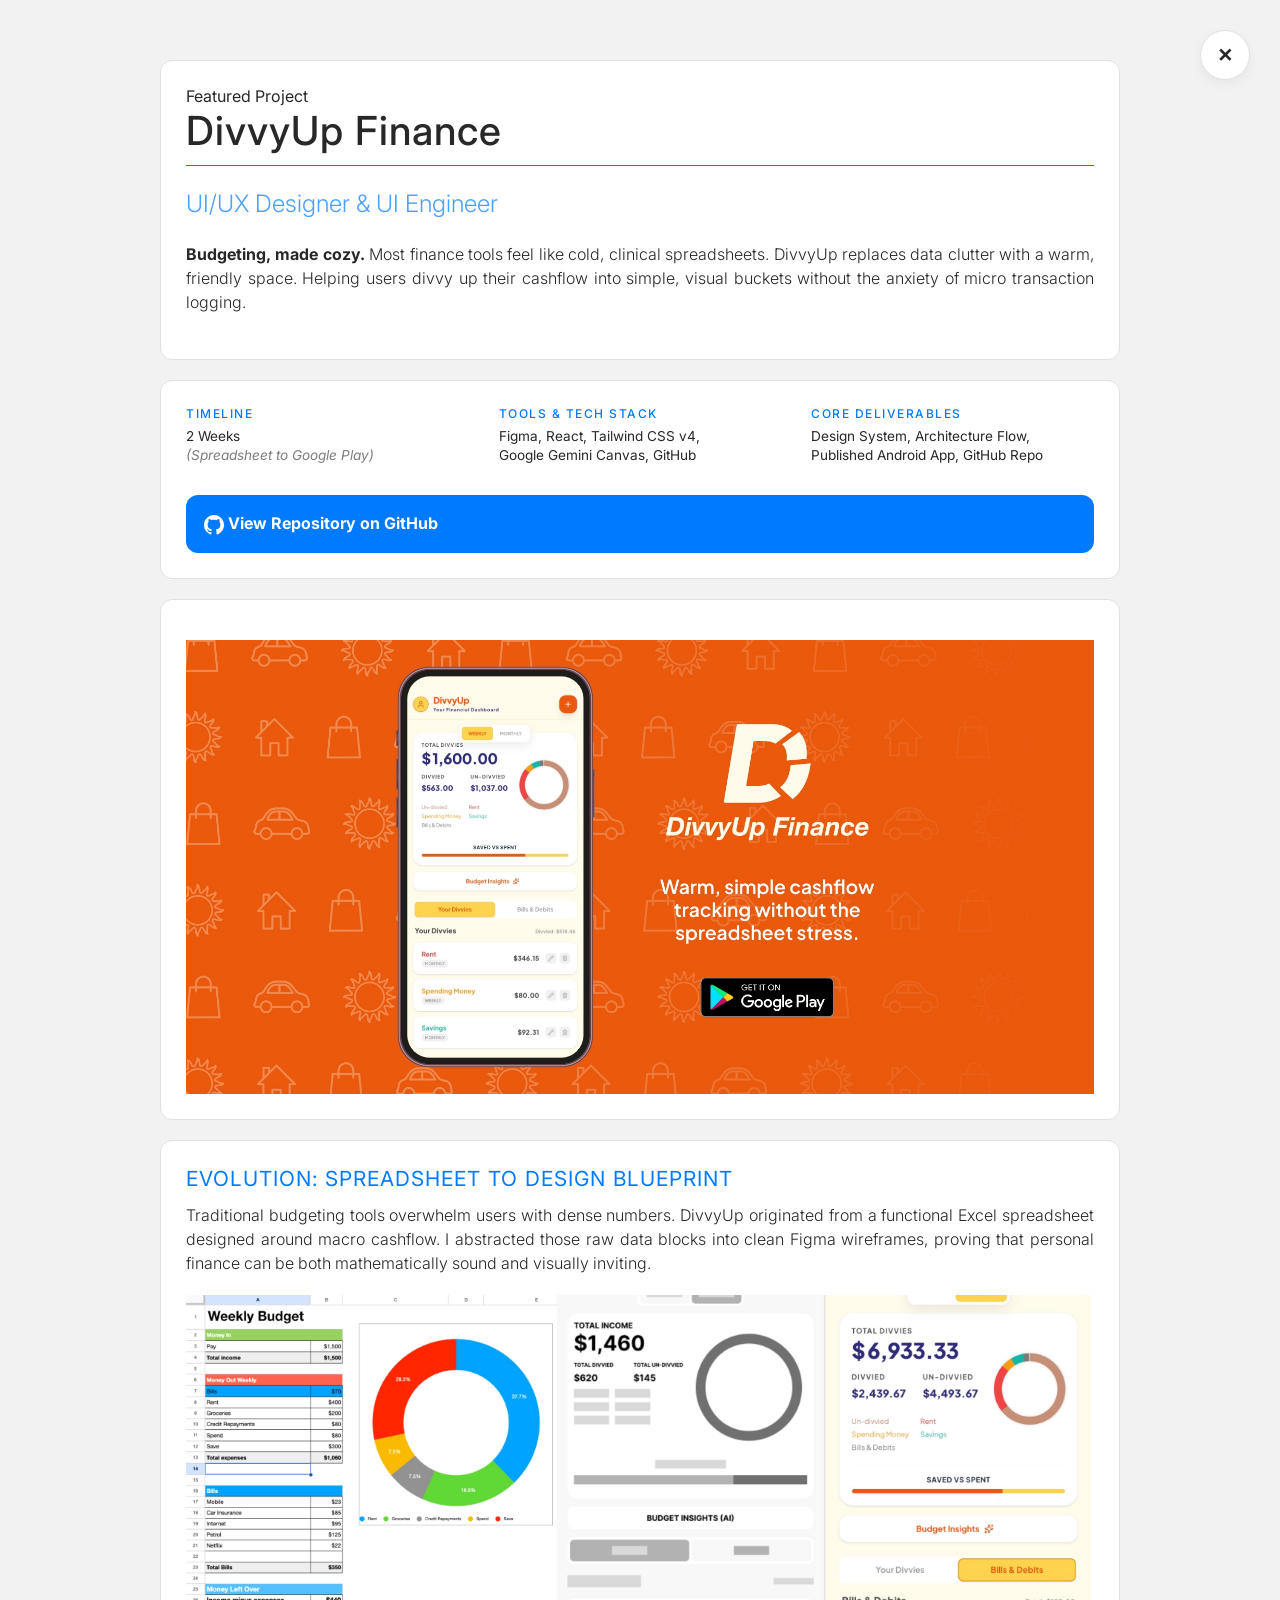
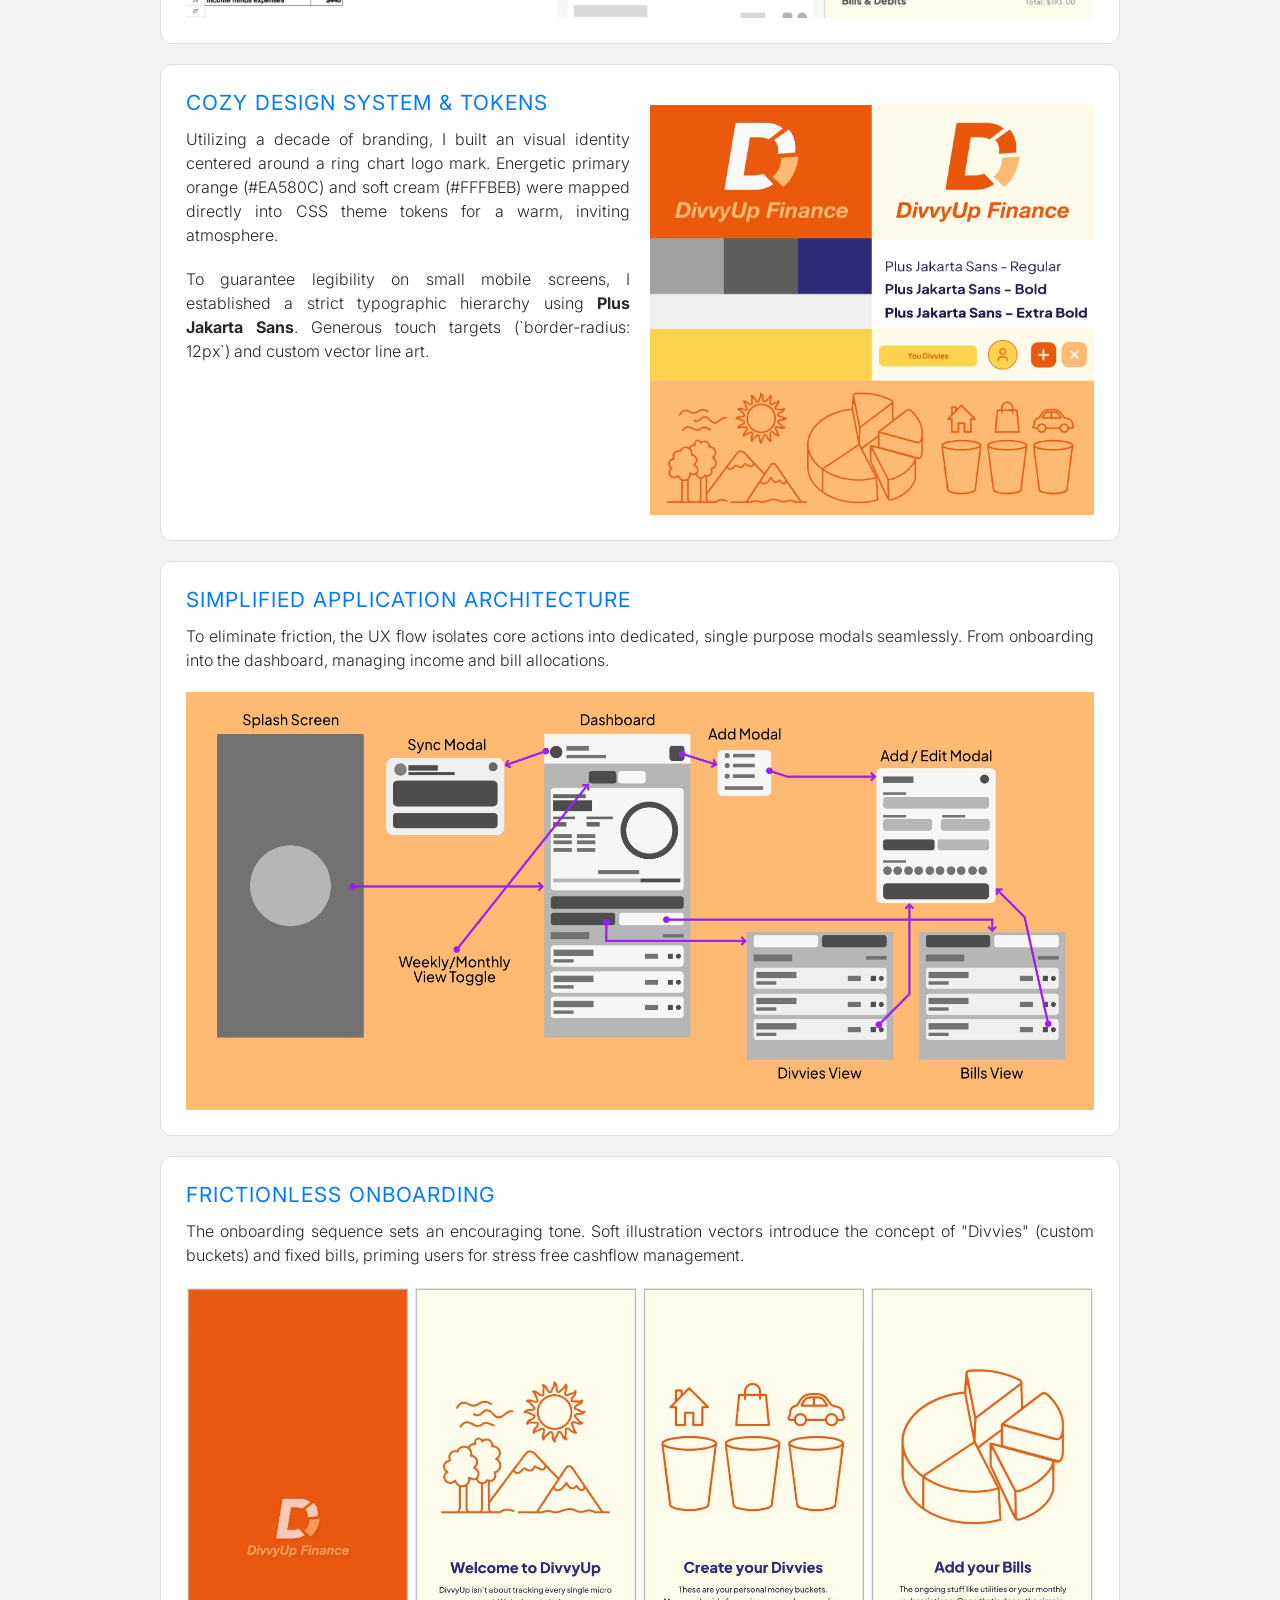
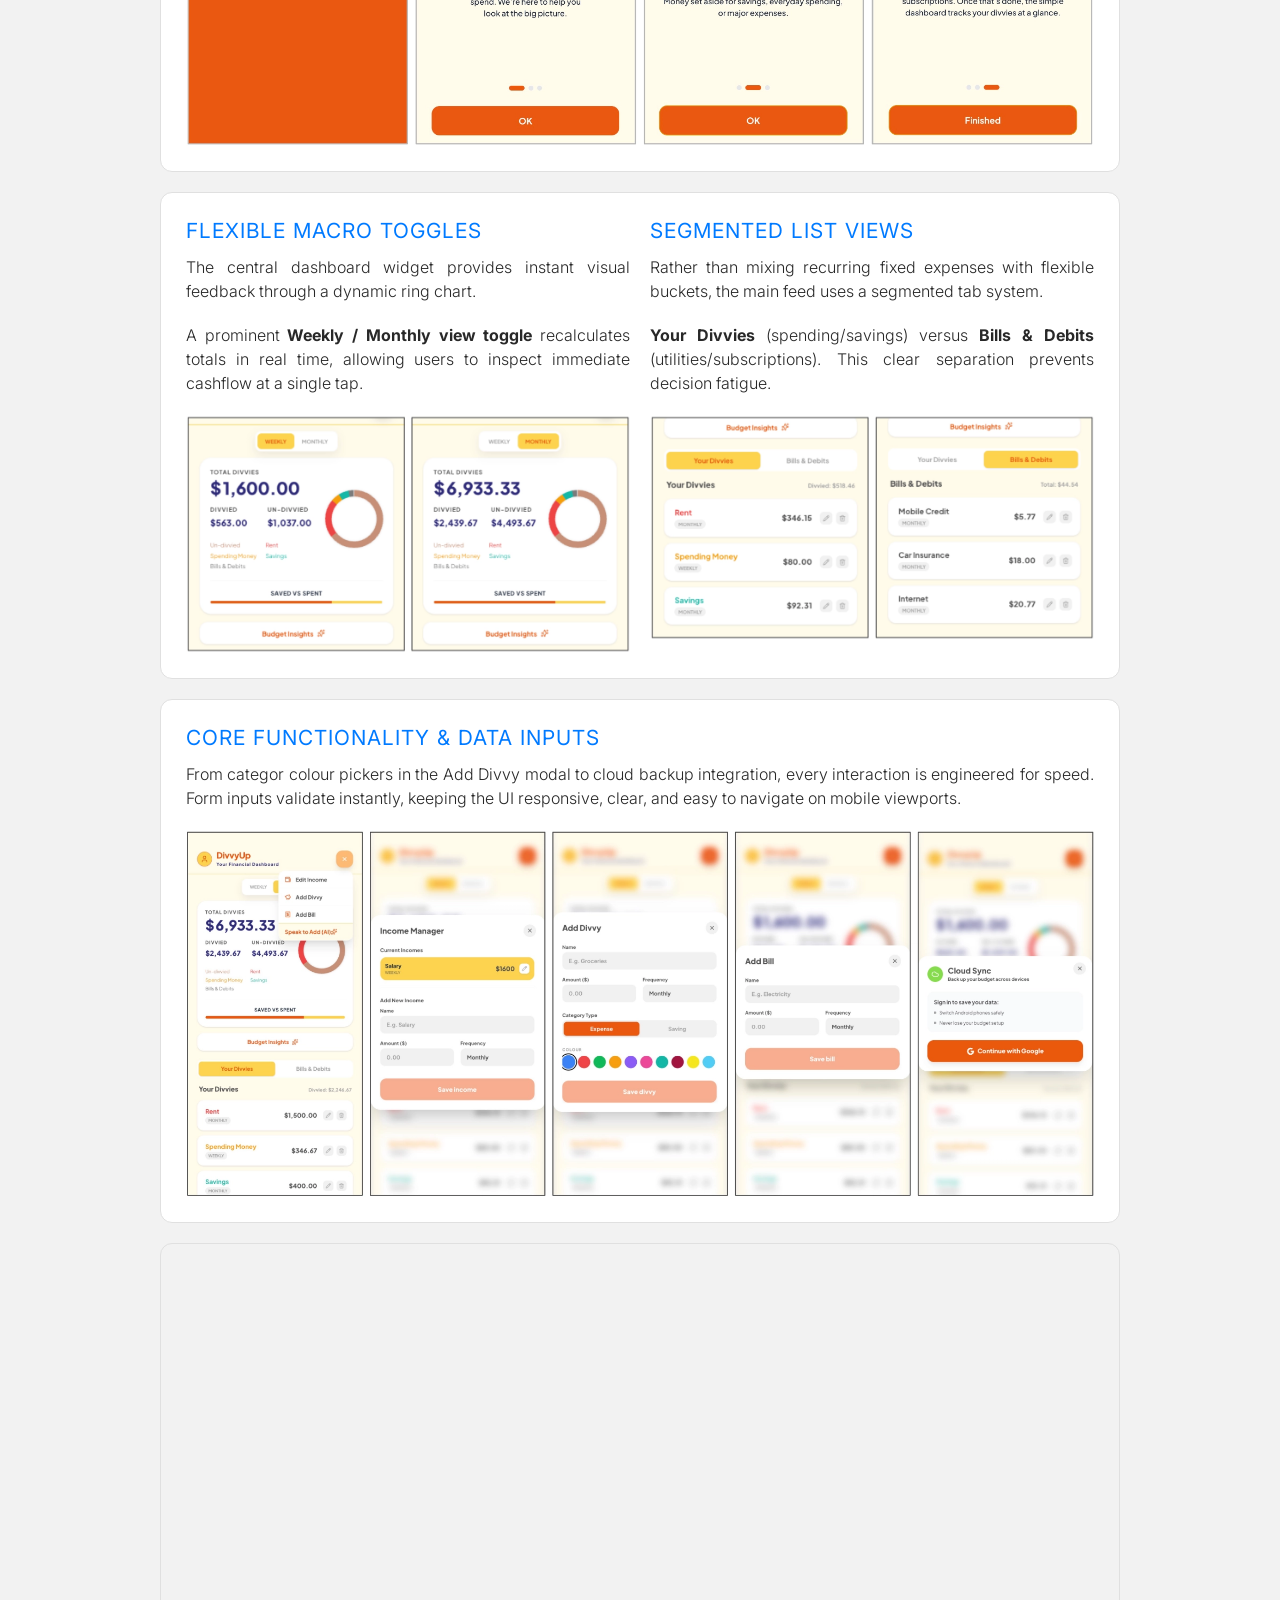
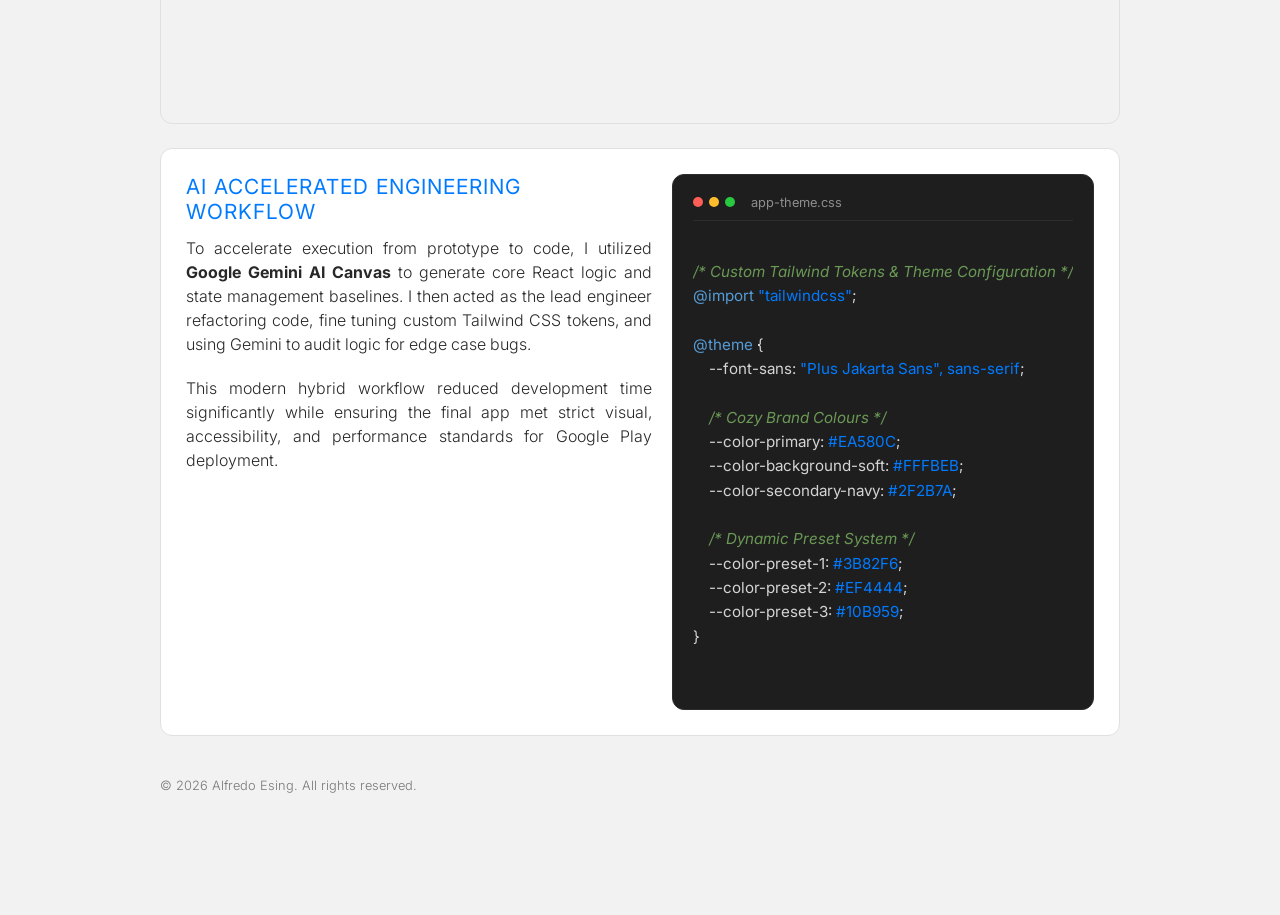
<file: project-divvyUp.html>
<!DOCTYPE html>
<html lang="en">
<head>
    <meta charset="UTF-8">
    <meta name="viewport" content="width=device-width, initial-scale=1.0">
    <title>DivvyUp Finance | Alfredo Esing Portfolio</title>
    <link rel="preconnect" href="https://fonts.googleapis.com">
    <link rel="preconnect" href="https://fonts.gstatic.com" crossorigin>
    <link href="https://fonts.googleapis.com/css2?family=Inter:wght@200;300;400&display=swap" rel="stylesheet">
    <link rel="stylesheet" href="style.css">
    <link rel="icon" type="image/svg+xml" href="assets/favicon.svg">
</head>

<body class="project-page">

    <a href="index.html" class="return-btn">✕</a>

    <main class="main-content">
        
        <section class="bento top-bento">
            <div>
                <div>
                    <span>Featured Project</span>
                    <div class="page-header">
                        <h1>DivvyUp Finance</h1>
                    </div>
                    <p class="role-sub">UI/UX Designer & UI Engineer</p>
                    <p class="paragraph-copy">
                        <strong>Budgeting, made cozy.</strong> Most finance tools feel like cold, clinical spreadsheets. DivvyUp replaces data clutter with a warm, friendly space. Helping users divvy 
                        up their cashflow into simple, visual buckets without the anxiety of micro transaction logging.
                    </p>
                </div>
            </div>
        </section>

        <section>
            <div class="bento page-bento">
                <div class="meta-grid">
                    
                    <div class="meta-item">
                        <span class="meta-label">Timeline</span>
                        <p class="meta-value">2 Weeks<br>
                        <span class="meta-subtext">(Spreadsheet to Google Play)</span></p>
                    </div>

                    <div class="meta-item">
                        <span class="meta-label">Tools & Tech Stack</span>
                        <p class="meta-value">Figma, React, Tailwind CSS v4,<br>
                        Google Gemini Canvas, GitHub</p>
                    </div>

                    <div class="meta-item">
                        <span class="meta-label">Core Deliverables</span>
                        <p class="meta-value">Design System, Architecture Flow,<br>
                            Published Android App, GitHub Repo</p>
                    </div>

                </div>
                <div>
                    <a href="https://github.com/your-username/divvyup-finance" target="_blank" rel="noopener noreferrer" class="cta-button github-btn">
                        <svg width="20" height="20" viewBox="0 0 24 24" fill="currentColor" style="display: inline-block; vertical-align: middle;">
                            <path d="M12 0c-6.626 0-12 5.373-12 12 0 5.302 3.438 9.8 8.207 11.387.599.111.793-.261.793-.577v-2.234c-3.338.726-4.033-1.416-4.033-1.416-.546-1.387-1.333-1.756-1.333-1.756-1.089-.745.083-.729.083-.729 1.205.084 1.839 1.237 1.839 1.237 1.07 1.834 2.807 1.304 3.492.997.107-.775.418-1.305.762-1.604-2.665-.305-5.467-1.334-5.467-5.931 0-1.311.469-2.381 1.236-3.221-.124-.303-.535-1.524.117-3.176 0 0 1.008-.322 3.301 1.23.957-.266 1.983-.399 3.003-.404 1.02.005 2.047.138 3.006.404 2.291-1.552 3.297-1.23 3.297-1.23.653 1.653.242 2.874.118 3.176.77.84 1.235 1.911 1.235 3.221 0 4.609-2.807 5.624-5.479 5.921.43.372.823 1.102.823 2.222v3.293c0 .319.192.694.801.576 4.765-1.589 8.199-6.086 8.199-11.386 0-6.627-5.373-12-12-12z"/>
                        </svg>
                        <span>View Repository on GitHub</span>
                    </a>
                </div>
            </div>
        </section>

        <section class="bento page-bento">
            <div>
                <img class="project-img" src="assets/divvyup-hero.webp" alt="DivvyUp Finance App Overview Hero">
            </div>
        </section>

        <section class="bento page-bento">
            <div>
                <h3 class="page-title">Evolution: Spreadsheet to Design Blueprint</h3>
                <p class="paragraph-copy">
                    Traditional budgeting tools overwhelm users with dense numbers. DivvyUp originated from a functional Excel spreadsheet designed around macro cashflow. I abstracted those 
                    raw data blocks into clean Figma wireframes, proving that personal finance can be both mathematically sound and visually inviting.
                </p>
            </div>
            <div>
                <img class="project-img" src="assets/divvyup-mockup-spreadsheet-figma-final.webp" alt="Spreadsheet to Wireframe to Final UI Evolution">
            </div>
        </section>

        <section class="bento page-bento bento-split">
            <div class="split-text-block">
        <h3 class="page-title">Cozy Design System & Tokens</h3>
        <p class="paragraph-copy">
            Utilizing a decade of branding, I built an visual identity centered around a ring chart logo mark. Energetic primary orange (<code>#EA580C</code>) and soft cream 
            (<code>#FFFBEB</code>) were mapped directly into CSS theme tokens for a warm, inviting atmosphere.
        </p>
        <p class="paragraph-copy">
            To guarantee legibility on small mobile screens, I established a strict typographic hierarchy using <strong>Plus Jakarta Sans</strong>. Generous touch targets 
            (`border-radius: 12px`) and custom vector line art.
        </p>
    </div>
            <div class="split-media-block">
                <img class="project-img" src="assets/divvyup-design-guide.webp" alt="DivvyUp Brand Guidelines and colour Token System">
            </div>

        </section>

        <section class="bento page-bento">
            <div>
                <h3 class="page-title">Simplified Application Architecture</h3>
                <p class="paragraph-copy">
                    To eliminate friction, the UX flow isolates core actions into dedicated, single purpose modals seamlessly. From onboarding into the dashboard, managing income and bill allocations.
                </p>
            </div>
            <div>
                <img class="project-img" src="assets/divvyup-flow.webp" alt="DivvyUp UX Architecture and Modal Flow Diagram">
            </div>
        </section>

        <section class="bento page-bento">
            <div>
                <h3 class="page-title">Frictionless Onboarding</h3>
                <p class="paragraph-copy">
                    The onboarding sequence sets an encouraging tone. Soft illustration vectors introduce the concept of "Divvies" (custom buckets) and fixed bills, priming users for stress free cashflow management.
                </p>
            </div>
            <div>
                <img class="project-img" src="assets/divvyup-splash-to-dashboard-flow.webp" alt="Splash Screen to Onboarding Dashboard Walkthrough">
            </div>
        </section>

        <section class="bento bento-split page-bento">
            <div class="split-text-block">
                <h3 class="page-title">Flexible Macro Toggles</h3>
                <p class="paragraph-copy">
                    The central dashboard widget provides instant visual feedback through a dynamic ring chart.
                </p>
                <p>
                    A prominent <strong>Weekly / Monthly view toggle</strong> recalculates totals in real time, allowing users to inspect immediate cashflow at a single tap.
                </p>
                <img class="project-img" src="assets/divvyup-weekly-monthly-view.webp" alt="Weekly and Monthly View Toggle Comparison">
            </div>
            <div class="split-media-block">
                <h3 class="page-title">Segmented List Views</h3>
                <p class="paragraph-copy">
                    Rather than mixing recurring fixed expenses with flexible buckets, the main feed uses a segmented tab system.
                </p>
                <p>
                    <strong>Your Divvies</strong> (spending/savings) versus <strong>Bills & Debits</strong> (utilities/subscriptions). This clear separation prevents decision fatigue.
                </p>
                <img class="project-img" src="assets/divvyup-list-view.webp" alt="Divvies and Bills Segmented Tab Views">
            </div>
        </section>

        <section class="bento page-bento">
            <div>
                <h3 class="page-title">Core Functionality & Data Inputs</h3>
                <p class="paragraph-copy">
                    From categor colour pickers in the Add Divvy modal to cloud backup integration, every interaction is engineered for speed. Form inputs validate instantly, keeping the UI 
                    responsive, clear, and easy to navigate on mobile viewports.
                </p>
            </div>
            <div>
                <img class="project-img" src="assets/divvyup-core-functionality.webp" alt="Core Functionality Screens and Modal Controls">
            </div>
        </section>

        <video autoplay loop muted playsinline width="100%" style="border-radius: 12px; border: 1px solid var(--accent-grey);">
            <source src="assets/mov-divvyup-preview.mp4" type="video/mp4">
        </video>

        <section class="bento bottom-bento bento-split">
            <div split-text-block>
                <h3 class="page-title">AI Accelerated Engineering Workflow</h3>
                <p class="paragraph-copy">
                    To accelerate execution from prototype to code, I utilized <strong>Google Gemini AI Canvas</strong> to generate core React logic and state management baselines. I then acted as 
                    the lead engineer refactoring code, fine tuning custom Tailwind CSS tokens, and using Gemini to audit logic for edge case bugs.
                </p>
                <p class="paragraph-copy">
                    This modern hybrid workflow reduced development time significantly while ensuring the final app met strict visual, accessibility, and performance standards for Google Play deployment.
                </p>
            </div>
            <div class=" split-media-block code-container">
                    <div class="code-header">
                        <span class="code-dot red"></span>
                        <span class="code-dot yellow"></span>
                        <span class="code-dot green"></span>
                        <span class="code-title">app-theme.css</span>
                    </div>
                    <pre>
<code>
<span class="code-comment">/* Custom Tailwind Tokens & Theme Configuration */</span>
<span class="js-keyword">@import</span> <span class="js-string">"tailwindcss"</span>;

<span class="js-keyword">@theme</span> {
    --font-sans: <span class="js-string">"Plus Jakarta Sans", sans-serif</span>;

    <span class="code-comment">/* Cozy Brand Colours */</span>
    --color-primary: <span class="js-string">#EA580C</span>;
    --color-background-soft: <span class="js-string">#FFFBEB</span>;
    --color-secondary-navy: <span class="js-string">#2F2B7A</span>;
    
    <span class="code-comment">/* Dynamic Preset System */</span>
    --color-preset-1: <span class="js-string">#3B82F6</span>;
    --color-preset-2: <span class="js-string">#EF4444</span>;
    --color-preset-3: <span class="js-string">#10B959</span>;
}
</code>
                    </pre>
                </div>
        </section>

        <footer>
            <p class="footer-text">&copy; 2026 Alfredo Esing. All rights reserved.</p>
        </footer>
            
    </main>

    <script src="script.js"></script>
    
</body>
</html>
</file>
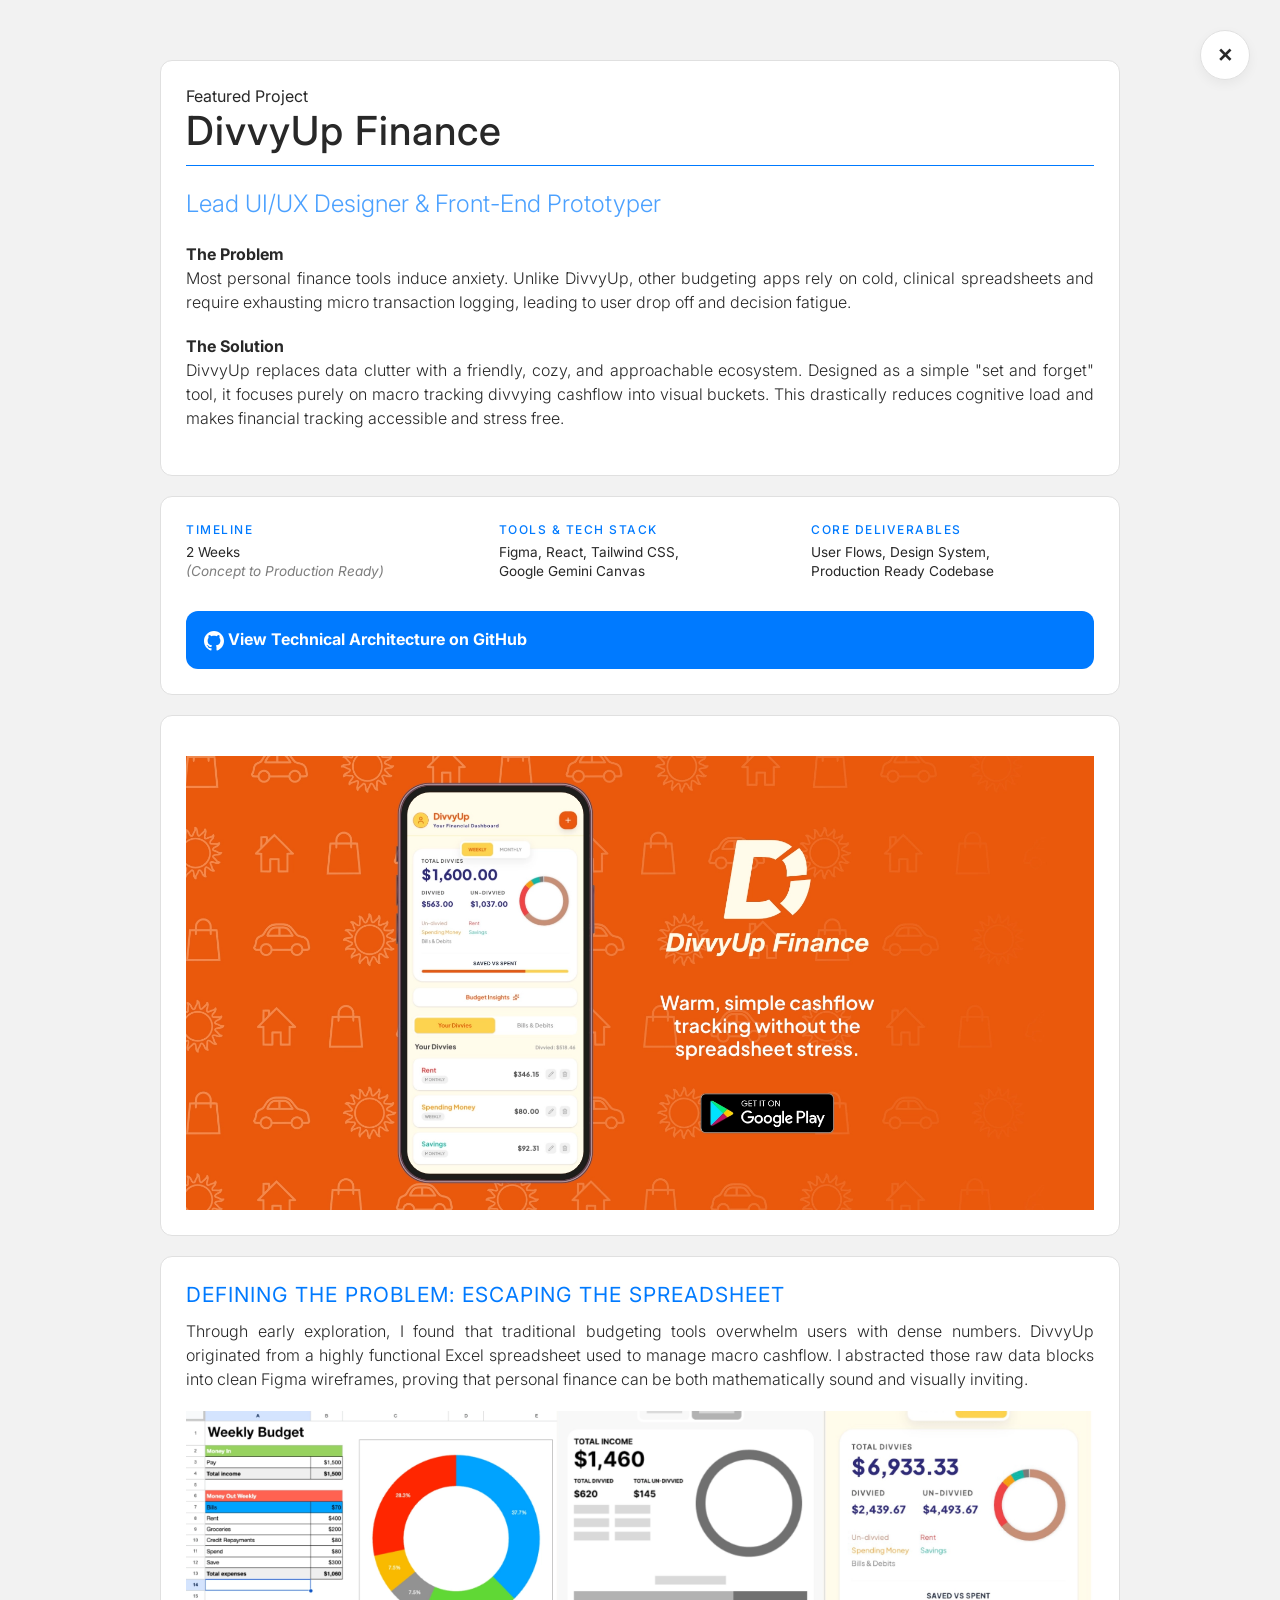
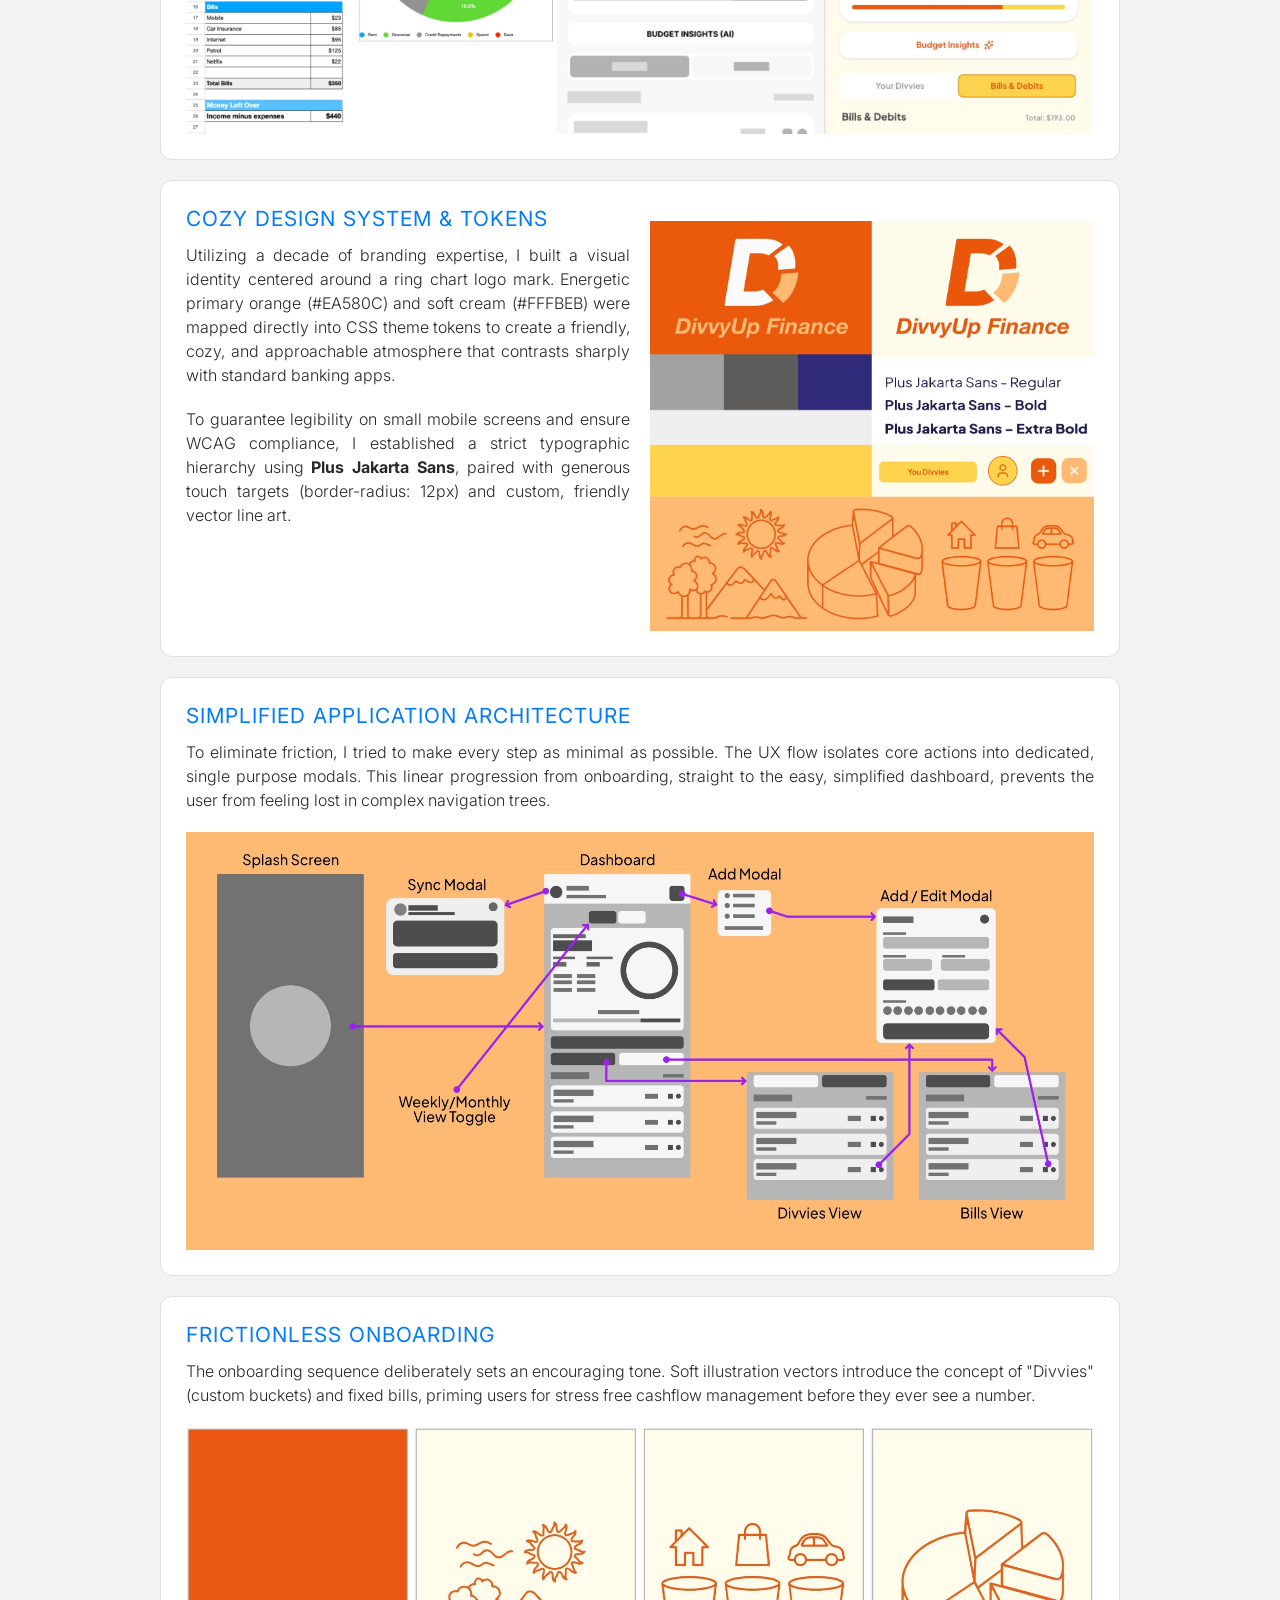
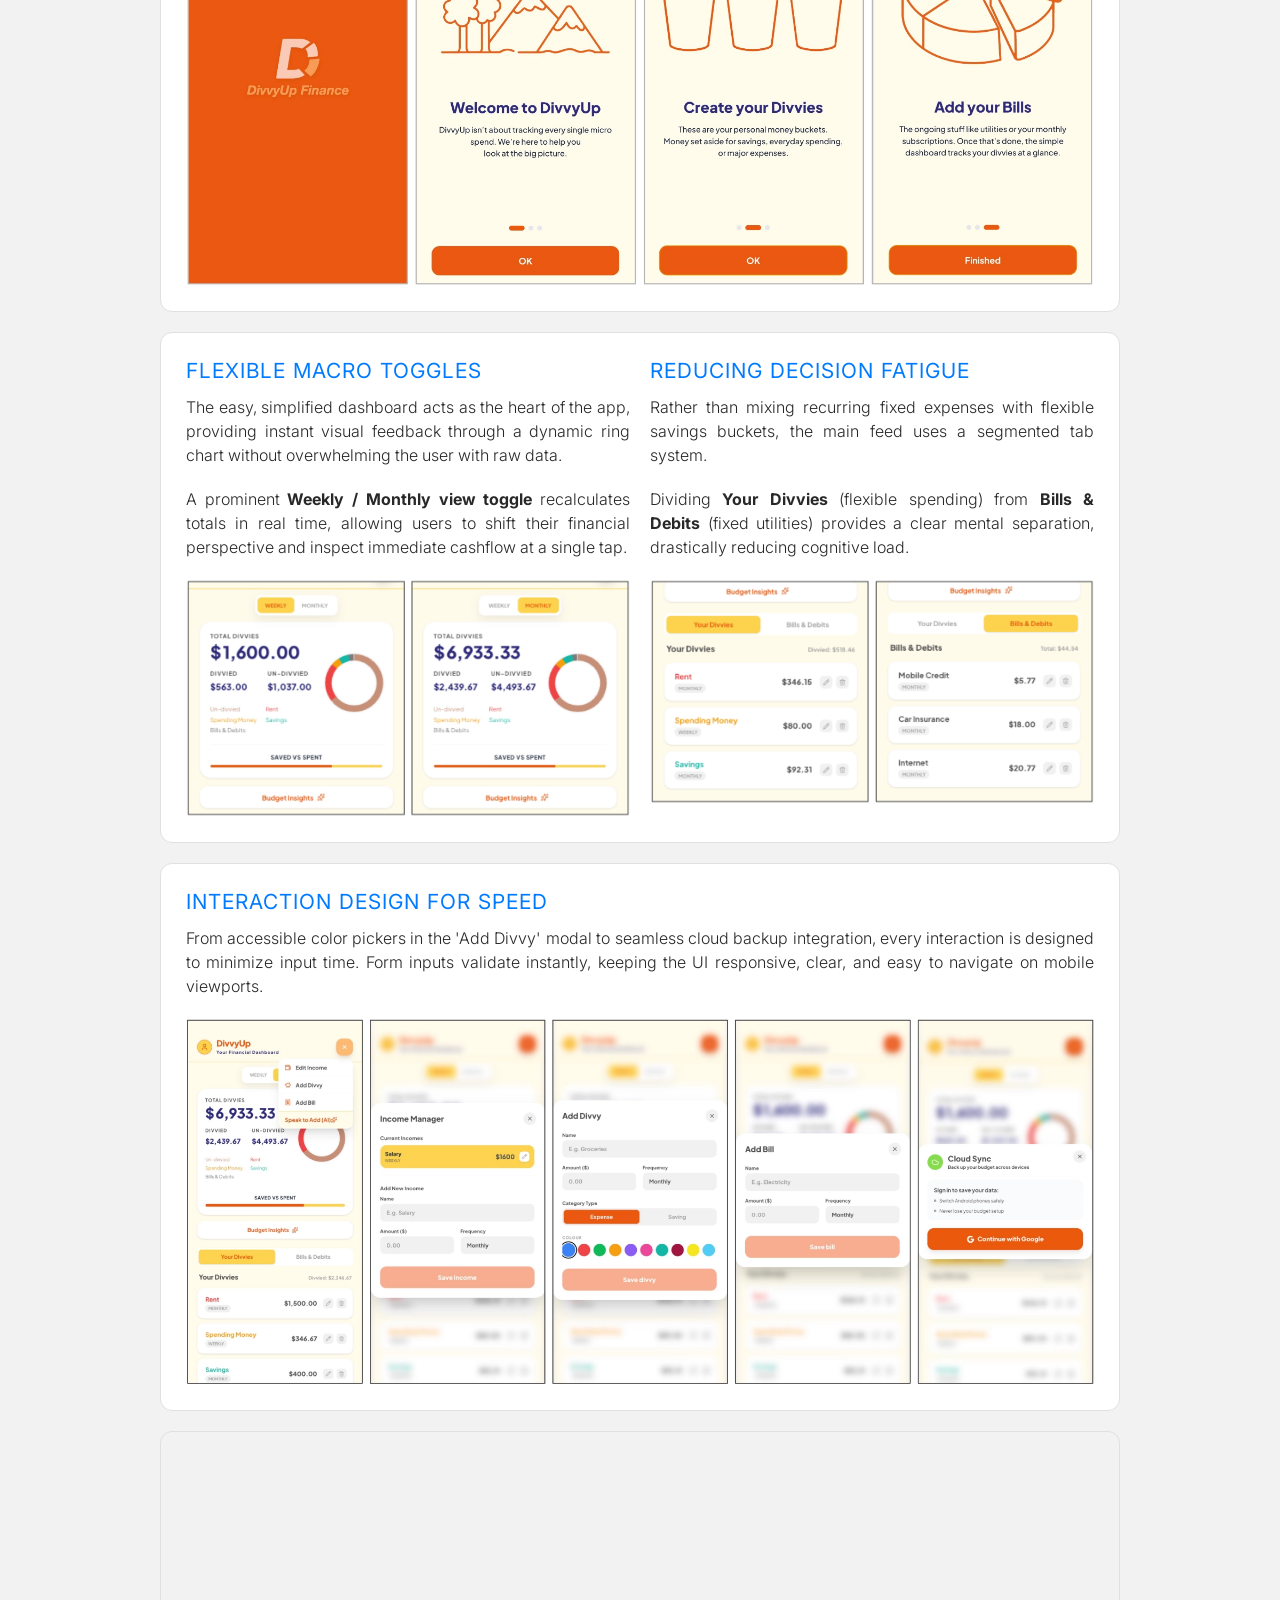
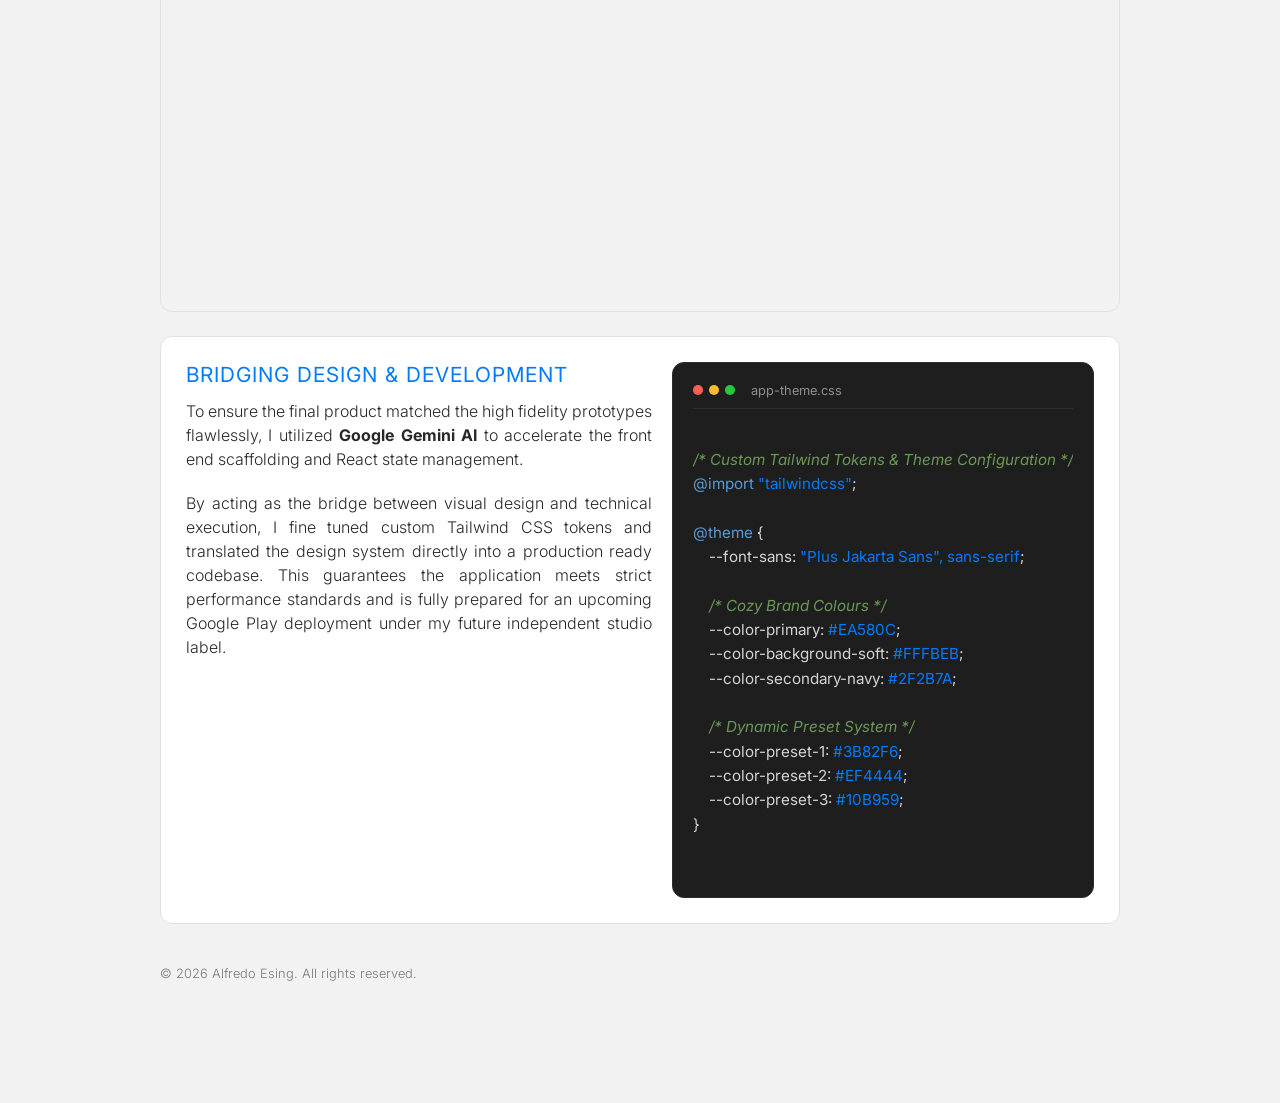
<file: project-divvyup.html>
<!DOCTYPE html>
<html lang="en">
<head>
    <meta charset="UTF-8">
    <meta name="viewport" content="width=device-width, initial-scale=1.0">
    <title>DivvyUp Finance | Alfredo Esing Portfolio</title>
    <link rel="preconnect" href="https://fonts.googleapis.com">
    <link rel="preconnect" href="https://fonts.gstatic.com" crossorigin>
    <link href="https://fonts.googleapis.com/css2?family=Inter:wght@200;300;400&display=swap" rel="stylesheet">
    <link rel="stylesheet" href="style.css">
    <link rel="icon" type="image/svg+xml" href="assets/favicon.svg">
</head>

<body class="project-page">

    <a href="index.html" class="return-btn">✕</a>

    <main class="main-content">
        
        <section class="bento top-bento">
            <div>
                <div>
                    <span>Featured Project</span>
                    <div class="page-header">
                        <h1>DivvyUp Finance</h1>
                    </div>
                    <p class="role-sub">Lead UI/UX Designer & Front-End Prototyper</p>
                    <div>
                        <p class="paragraph-copy">
                            <strong>The Problem</strong><br>
                            Most personal finance tools induce anxiety. Unlike DivvyUp, other budgeting apps rely on cold, clinical spreadsheets and require exhausting micro transaction logging, 
                            leading to user drop off and decision fatigue.
                        </p>
                        <p class="paragraph-copy">
                            <strong>The Solution</strong><br>
                            DivvyUp replaces data clutter with a friendly, cozy, and approachable ecosystem. Designed as a simple "set and forget" tool, it focuses purely on macro tracking divvying 
                            cashflow into visual buckets. This drastically reduces cognitive load and makes financial tracking accessible and stress free.
                        </p>
                    </div>
                </div>
            </div>
        </section>

        <section>
            <div class="bento page-bento">
                <div class="meta-grid">
                    
                    <div class="meta-item">
                        <span class="meta-label">Timeline</span>
                        <p class="meta-value">2 Weeks<br>
                        <span class="meta-subtext">(Concept to Production Ready)</span></p>
                    </div>

                    <div class="meta-item">
                        <span class="meta-label">Tools & Tech Stack</span>
                        <p class="meta-value">Figma, React, Tailwind CSS,<br>
                        Google Gemini Canvas</p>
                    </div>

                    <div class="meta-item">
                        <span class="meta-label">Core Deliverables</span>
                        <p class="meta-value">User Flows, Design System,<br>
                            Production Ready Codebase</p>
                    </div>

                </div>
                <div>
                    <a href="https://github.com/your-username/divvyup-finance" target="_blank" rel="noopener noreferrer" class="cta-button github-btn">
                        <svg width="20" height="20" viewBox="0 0 24 24" fill="currentColor" style="display: inline-block; vertical-align: middle;">
                            <path d="M12 0c-6.626 0-12 5.373-12 12 0 5.302 3.438 9.8 8.207 11.387.599.111.793-.261.793-.577v-2.234c-3.338.726-4.033-1.416-4.033-1.416-.546-1.387-1.333-1.756-1.333-1.756-1.089-.745.083-.729.083-.729 1.205.084 1.839 1.237 1.839 1.237 1.07 1.834 2.807 1.304 3.492.997.107-.775.418-1.305.762-1.604-2.665-.305-5.467-1.334-5.467-5.931 0-1.311.469-2.381 1.236-3.221-.124-.303-.535-1.524.117-3.176 0 0 1.008-.322 3.301 1.23.957-.266 1.983-.399 3.003-.404 1.02.005 2.047.138 3.006.404 2.291-1.552 3.297-1.23 3.297-1.23.653 1.653.242 2.874.118 3.176.77.84 1.235 1.911 1.235 3.221 0 4.609-2.807 5.624-5.479 5.921.43.372.823 1.102.823 2.222v3.293c0 .319.192.694.801.576 4.765-1.589 8.199-6.086 8.199-11.386 0-6.627-5.373-12-12-12z"/>
                        </svg>
                        <span>View Technical Architecture on GitHub</span>
                    </a>
                </div>
            </div>
        </section>

        <section class="bento page-bento">
            <div>
                <img class="project-img" src="assets/divvyup-hero.webp" alt="DivvyUp Finance App Overview Hero">
            </div>
        </section>

        <section class="bento page-bento">
            <div>
                <h3 class="page-title">Defining the Problem: Escaping the Spreadsheet</h3>
                <p class="paragraph-copy">
                    Through early exploration, I found that traditional budgeting tools overwhelm users with dense numbers. DivvyUp originated from a highly functional Excel spreadsheet used to manage macro cashflow. I abstracted those raw data blocks into clean Figma wireframes, proving that personal finance can be both mathematically sound and visually inviting.
                </p>
            </div>
            <div>
                <img class="project-img" src="assets/divvyup-mockup-spreadsheet-figma-final.webp" alt="Spreadsheet to Wireframe to Final UI Evolution">
            </div>
        </section>

        <section class="bento page-bento bento-split">
            <div class="split-text-block">
                <h3 class="page-title">Cozy Design System & Tokens</h3>
                <p class="paragraph-copy">
                    Utilizing a decade of branding expertise, I built a visual identity centered around a ring chart logo mark. Energetic primary orange (<code>#EA580C</code>) and soft cream 
                    (<code>#FFFBEB</code>) were mapped directly into CSS theme tokens to create a friendly, cozy, and approachable atmosphere that contrasts sharply with standard banking apps.
                </p>
                <p class="paragraph-copy">
                    To guarantee legibility on small mobile screens and ensure WCAG compliance, I established a strict typographic hierarchy using <strong>Plus Jakarta Sans</strong>, paired with generous touch targets 
                    (<code>border-radius: 12px</code>) and custom, friendly vector line art.
                </p>
            </div>
            <div class="split-media-block">
                <img class="project-img" src="assets/divvyup-design-guide.webp" alt="DivvyUp Brand Guidelines and colour Token System">
            </div>

        </section>

        <section class="bento page-bento">
            <div>
                <h3 class="page-title">Simplified Application Architecture</h3>
                <p class="paragraph-copy">
                    To eliminate friction, I tried to make every step as minimal as possible. The UX flow isolates core actions into dedicated, single purpose modals. This linear progression from 
                    onboarding, straight to the easy, simplified dashboard, prevents the user from feeling lost in complex navigation trees.
                </p>
            </div>
            <div>
                <img class="project-img" src="assets/divvyup-flow.webp" alt="DivvyUp UX Architecture and Modal Flow Diagram">
            </div>
        </section>

        <section class="bento page-bento">
            <div>
                <h3 class="page-title">Frictionless Onboarding</h3>
                <p class="paragraph-copy">
                    The onboarding sequence deliberately sets an encouraging tone. Soft illustration vectors introduce the concept of "Divvies" (custom buckets) and fixed bills, priming users for stress free cashflow management before they ever see a number.
                </p>
            </div>
            <div>
                <img class="project-img" src="assets/divvyup-splash-to-dashboard-flow.webp" alt="Splash Screen to Onboarding Dashboard Walkthrough">
            </div>
        </section>

        <section class="bento bento-split page-bento">
            <div class="split-text-block">
                <h3 class="page-title">Flexible Macro Toggles</h3>
                <p class="paragraph-copy">
                    The easy, simplified dashboard acts as the heart of the app, providing instant visual feedback through a dynamic ring chart without overwhelming the user with raw data.
                </p>
                <p>
                    A prominent <strong>Weekly / Monthly view toggle</strong> recalculates totals in real time, allowing users to shift their financial perspective and inspect immediate cashflow at a single tap.
                </p>
                <img class="project-img" src="assets/divvyup-weekly-monthly-view.webp" alt="Weekly and Monthly View Toggle Comparison">
            </div>
            <div class="split-media-block">
                <h3 class="page-title">Reducing Decision Fatigue</h3>
                <p class="paragraph-copy">
                    Rather than mixing recurring fixed expenses with flexible savings buckets, the main feed uses a segmented tab system.
                </p>
                <p>
                    Dividing <strong>Your Divvies</strong> (flexible spending) from <strong>Bills & Debits</strong> (fixed utilities) provides a clear mental separation, drastically reducing cognitive load.
                </p>
                <img class="project-img" src="assets/divvyup-list-view.webp" alt="Divvies and Bills Segmented Tab Views">
            </div>
        </section>

        <section class="bento page-bento">
            <div>
                <h3 class="page-title">Interaction Design for Speed</h3>
                <p class="paragraph-copy">
                    From accessible color pickers in the 'Add Divvy' modal to seamless cloud backup integration, every interaction is designed to minimize input time. Form inputs validate instantly, keeping the UI 
                    responsive, clear, and easy to navigate on mobile viewports.
                </p>
            </div>
            <div>
                <img class="project-img" src="assets/divvyup-core-functionality.webp" alt="Core Functionality Screens and Modal Controls">
            </div>
        </section>

        <video autoplay loop muted playsinline width="100%" style="border-radius: 12px; border: 1px solid var(--accent-grey);">
            <source src="assets/mov-divvyup-preview.mp4" type="video/mp4">
        </video>

        <section class="bento bottom-bento bento-split">
            <div split-text-block>
                <h3 class="page-title">Bridging Design & Development</h3>
                <p class="paragraph-copy">
                    To ensure the final product matched the high fidelity prototypes flawlessly, I utilized <strong>Google Gemini AI</strong> to accelerate the front end scaffolding and React state management. 
                </p>
                <p class="paragraph-copy">
                    By acting as the bridge between visual design and technical execution, I fine tuned custom Tailwind CSS tokens and translated the design system directly into a production ready codebase. This guarantees the application meets strict performance standards and is fully prepared for an upcoming Google Play deployment under my future independent studio label.
                </p>
            </div>
            <div class=" split-media-block code-container">
                    <div class="code-header">
                        <span class="code-dot red"></span>
                        <span class="code-dot yellow"></span>
                        <span class="code-dot green"></span>
                        <span class="code-title">app-theme.css</span>
                    </div>
                    <pre>
<code>
<span class="code-comment">/* Custom Tailwind Tokens & Theme Configuration */</span>
<span class="js-keyword">@import</span> <span class="js-string">"tailwindcss"</span>;

<span class="js-keyword">@theme</span> {
    --font-sans: <span class="js-string">"Plus Jakarta Sans", sans-serif</span>;

    <span class="code-comment">/* Cozy Brand Colours */</span>
    --color-primary: <span class="js-string">#EA580C</span>;
    --color-background-soft: <span class="js-string">#FFFBEB</span>;
    --color-secondary-navy: <span class="js-string">#2F2B7A</span>;
    
    <span class="code-comment">/* Dynamic Preset System */</span>
    --color-preset-1: <span class="js-string">#3B82F6</span>;
    --color-preset-2: <span class="js-string">#EF4444</span>;
    --color-preset-3: <span class="js-string">#10B959</span>;
}
</code>
                    </pre>
                </div>
        </section>

        <footer>
            <p class="footer-text">&copy; 2026 Alfredo Esing. All rights reserved.</p>
        </footer>
            
    </main>

    <script src="script.js"></script>
    
</body>
</html>
</file>
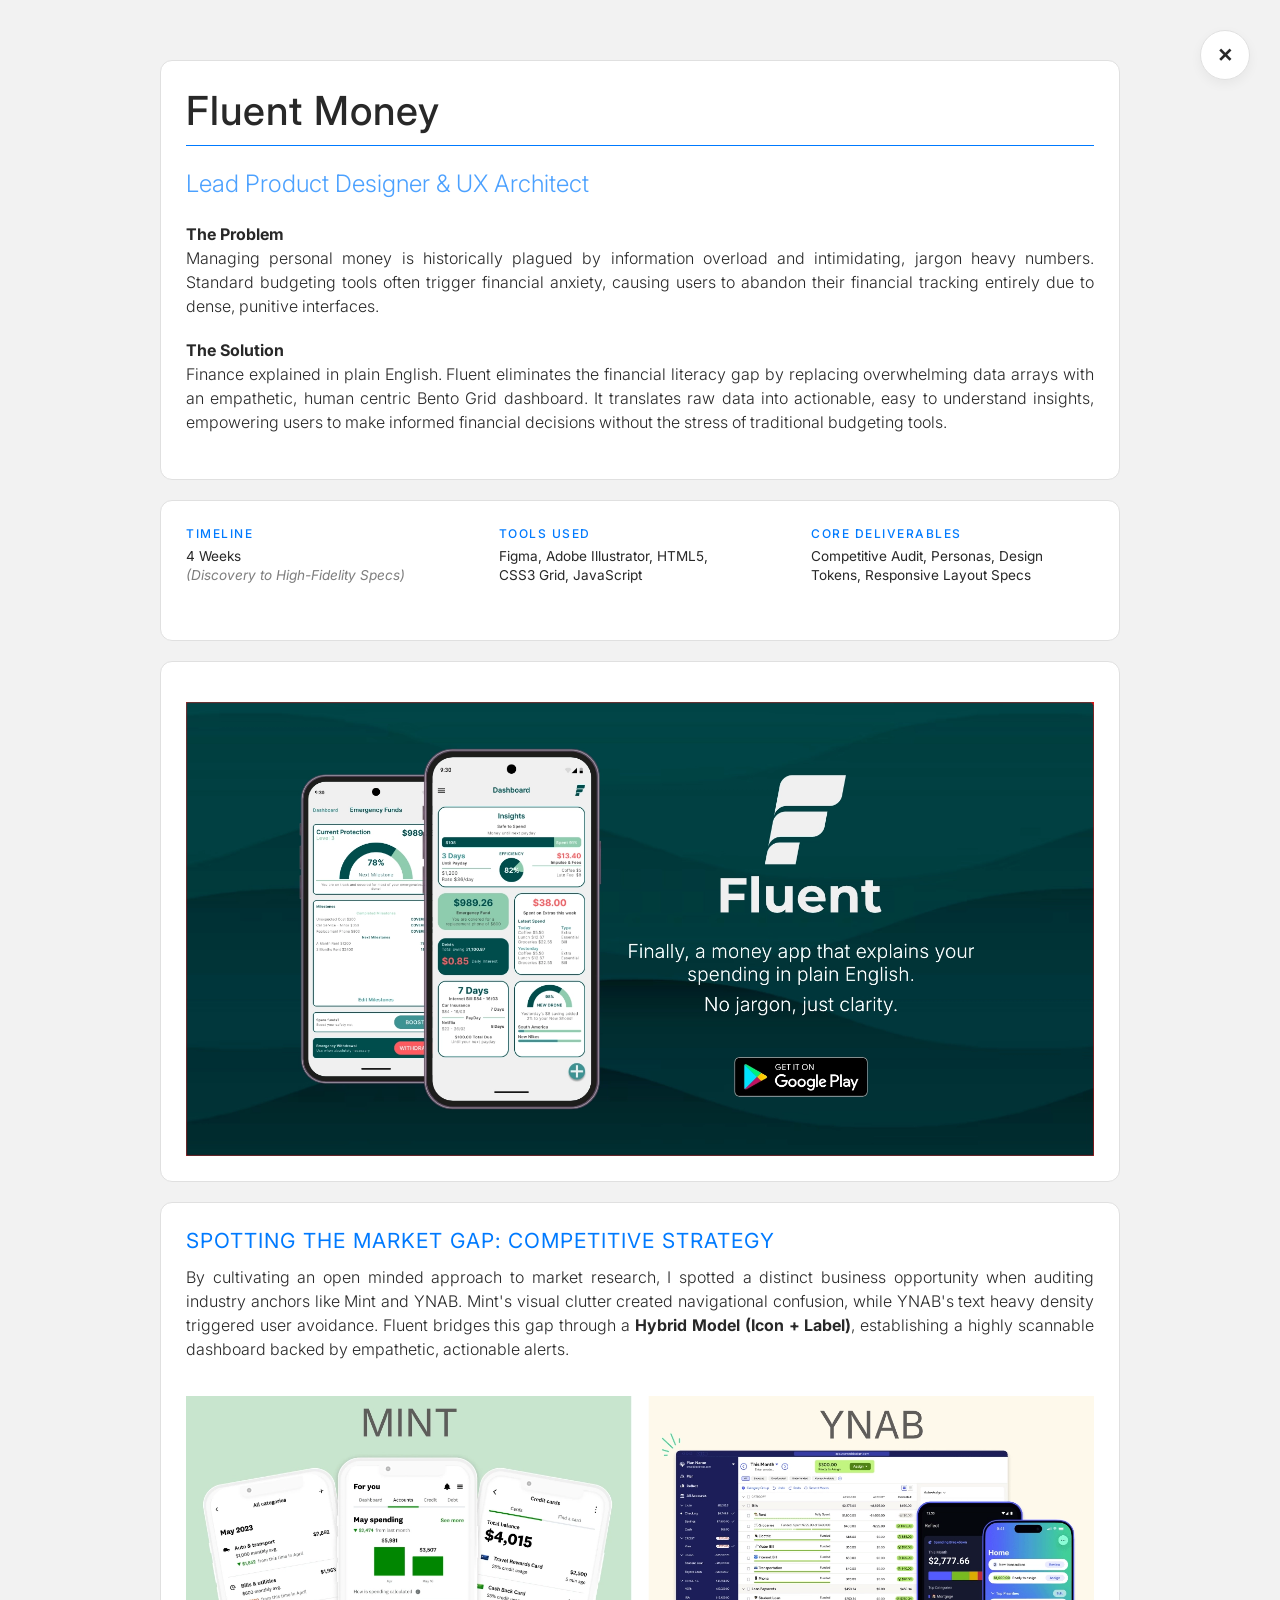
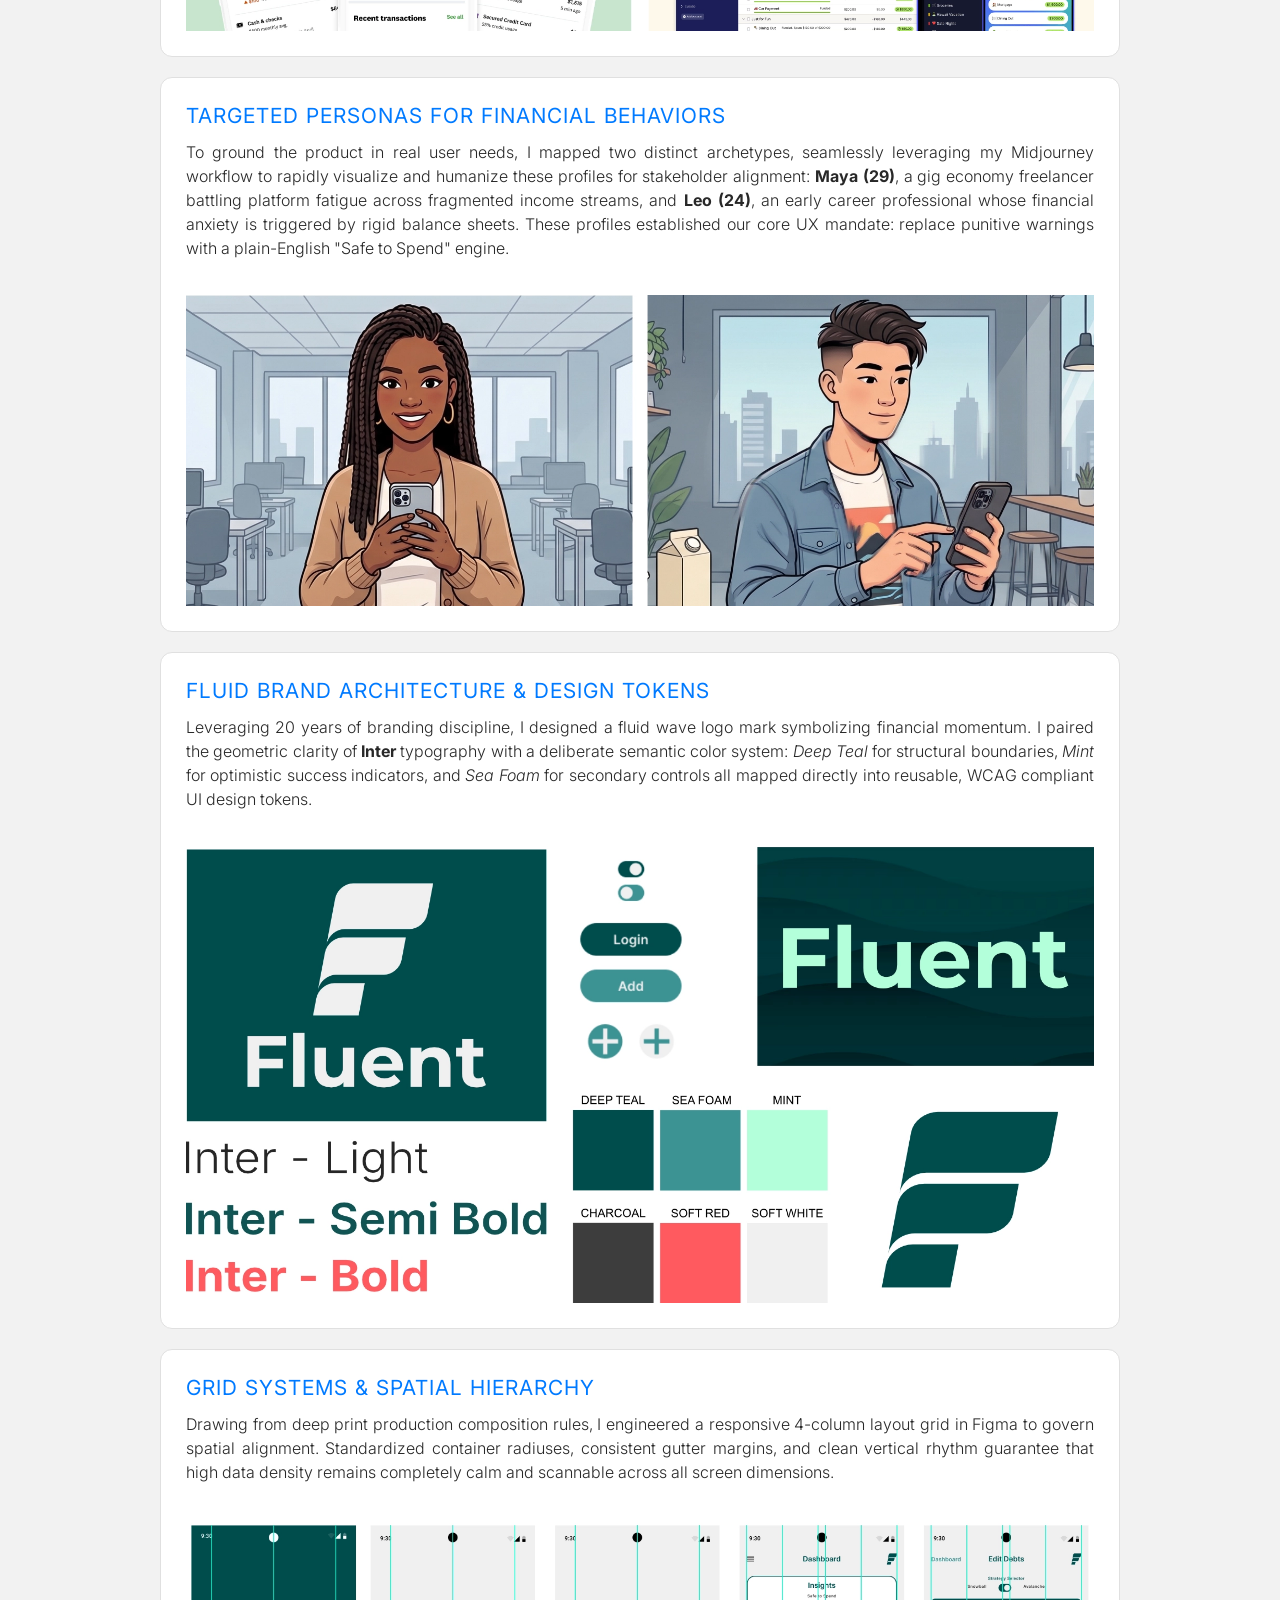
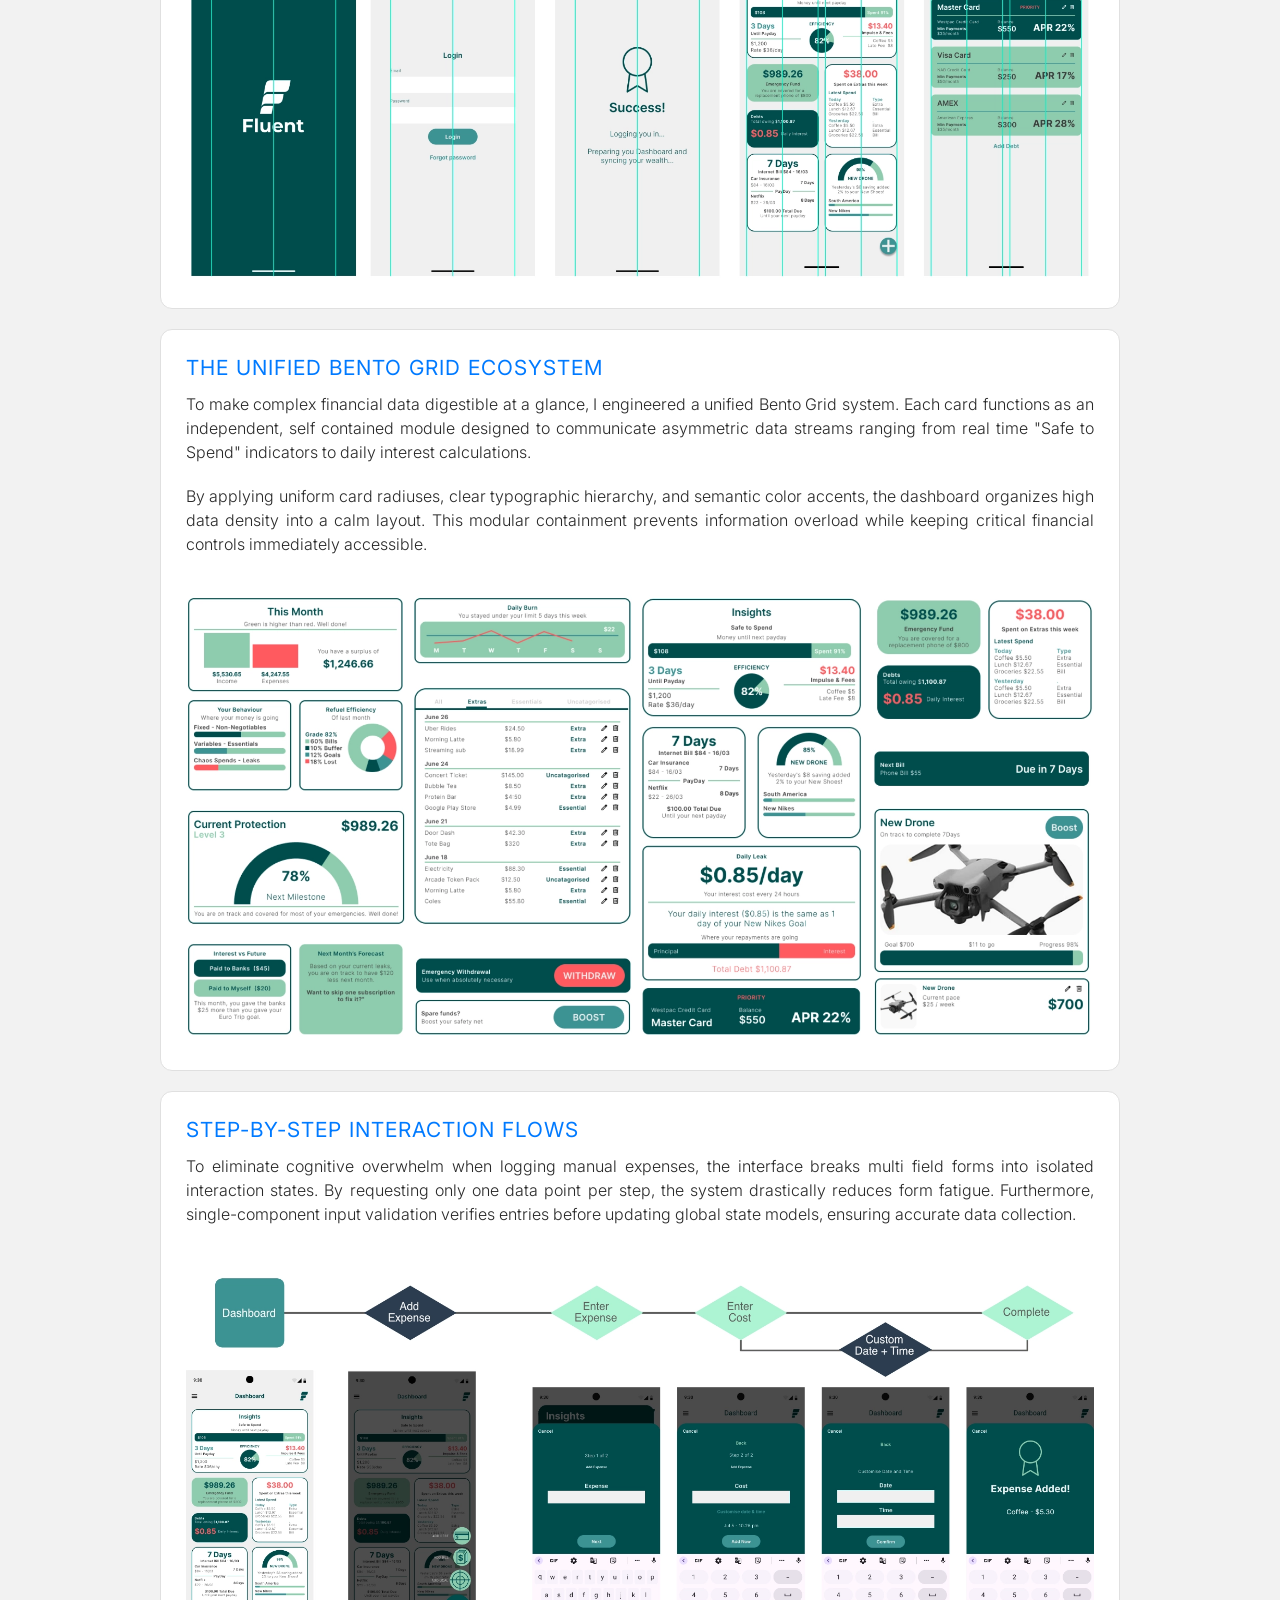
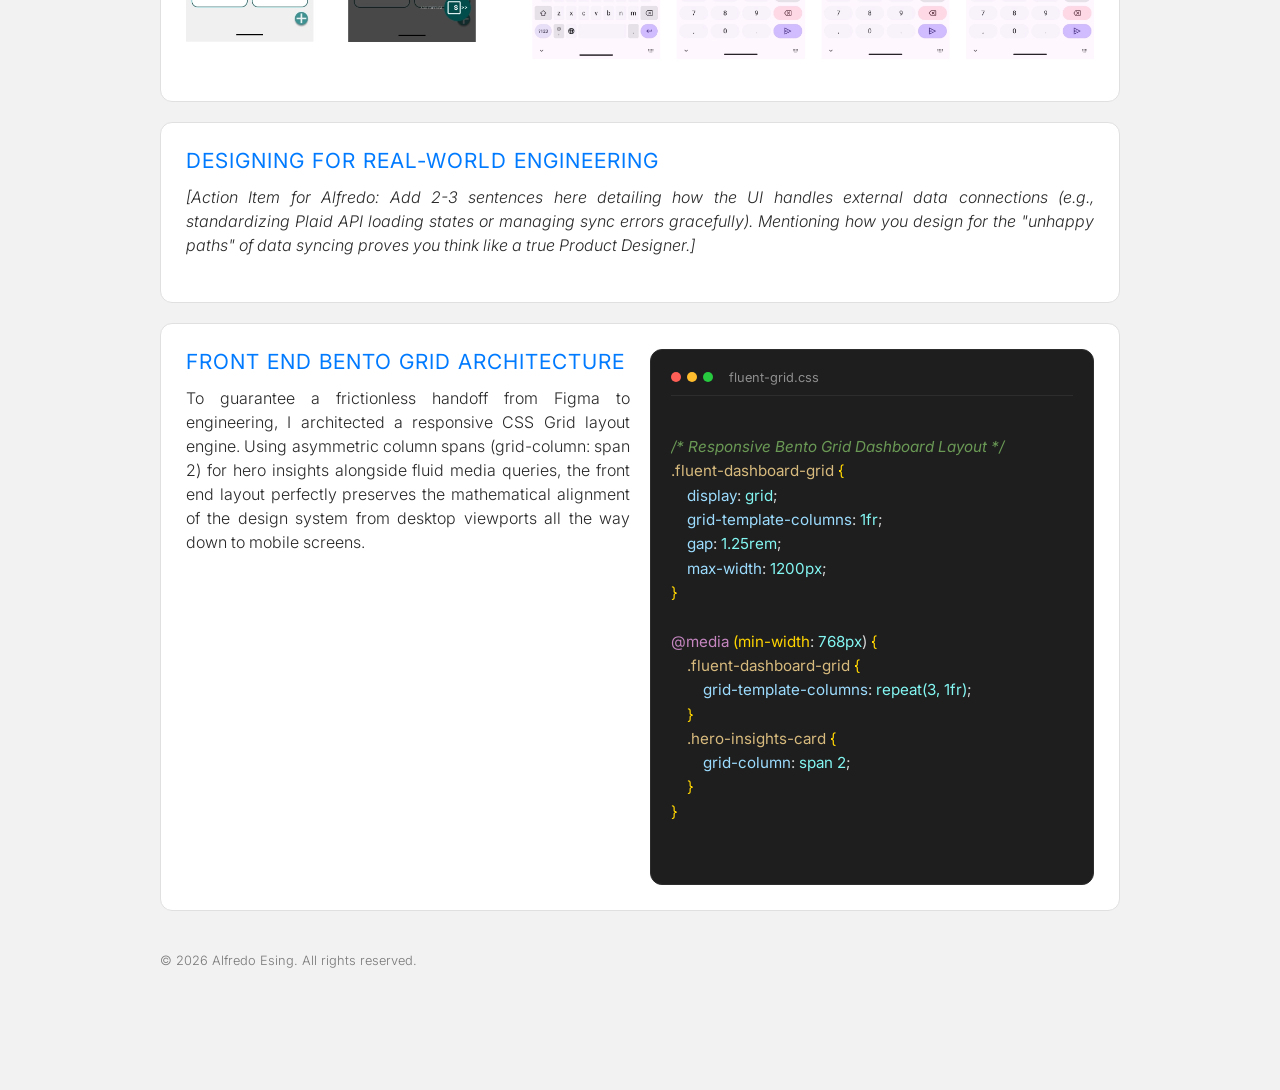
<file: project-fluent.html>
<!DOCTYPE html>
<html lang="en">
<head>
    <meta charset="UTF-8">
    <meta name="viewport" content="width=device-width, initial-scale=1.0">
    <title>Fluent Financial | Alfredo Esing Portfolio</title>
    <link rel="preconnect" href="https://fonts.googleapis.com">
    <link rel="preconnect" href="https://fonts.gstatic.com" crossorigin>
    <link href="https://fonts.googleapis.com/css2?family=Inter:wght@200;300;400&display=swap" rel="stylesheet">
    <link rel="stylesheet" href="style.css">
    <link rel="icon" type="image/svg+xml" href="assets/favicon.svg">
</head>

<body class="project-page">

    <a href="index.html" class="return-btn">✕</a>

    <main class="main-content">
        
        <section class="bento top-bento">
            <div>
                <div>
                    <div class="page-header">
                        <h1>Fluent Money</h1>
                    </div>
                    <p class="role-sub">Lead Product Designer & UX Architect</p>
                    <div>
                        <p class="paragraph-copy">
                            <strong>The Problem</strong><br>
                            Managing personal money is historically plagued by information overload and intimidating, jargon heavy numbers. Standard budgeting tools often trigger financial anxiety, 
                            causing users to abandon their financial tracking entirely due to dense, punitive interfaces.
                        </p>
                        <p class="paragraph-copy">
                            <strong>The Solution</strong><br>
                            Finance explained in plain English. Fluent eliminates the financial literacy gap by replacing overwhelming data arrays with an empathetic, human centric Bento Grid dashboard. 
                            It translates raw data into actionable, easy to understand insights, empowering users to make informed financial decisions without the stress of traditional budgeting tools.
                        </p>
                    </div>
                </div>
            </div>
        </section>

        <section>
            <div class="bento page-bento">
                <div class="meta-grid">
                    
                    <div class="meta-item">
                        <span class="meta-label">Timeline</span>
                        <p class="meta-value">4 Weeks<br>
                        <span class="meta-subtext">(Discovery to High-Fidelity Specs)</span></p>
                    </div>

                    <div class="meta-item">
                        <span class="meta-label">Tools Used</span>
                        <p class="meta-value">Figma, Adobe Illustrator, HTML5,<br>
                            CSS3 Grid, JavaScript</p>
                    </div>

                    <div class="meta-item">
                        <span class="meta-label">Core Deliverables</span>
                        <p class="meta-value">Competitive Audit, Personas, Design Tokens, Responsive Layout Specs</p>
                    </div>

                </div>
            </div>
        </section>

        <section class="bento page-bento">
            <div>
                <img class="project-img" src="assets/fluent-hero.webp" alt="Fluent Financial Hero App Overview">
            </div>
        </section>

        <section class="bento page-bento">
            <div class="text-block">
                <h3 class="page-title">Spotting the Market Gap: Competitive Strategy</h3>
                <p class="paragraph-copy">
                    By cultivating an open minded approach to market research, I spotted a distinct business opportunity when auditing industry anchors like Mint and YNAB. Mint's visual clutter created navigational confusion, 
                    while YNAB's text heavy density triggered user avoidance. Fluent bridges this gap through a <strong>Hybrid Model (Icon + Label)</strong>, establishing a highly scannable dashboard backed by empathetic, actionable alerts.
                </p>
            </div>
            <div class="media-block">
                <img class="project-img" src="assets/fluent-competative-reasearch.webp" alt="Competitive Analysis of Mint vs YNAB Interfaces">
            </div>
        </section>

        <section class="bento page-bento">
            <div class="text-block">
                <h3 class="page-title">Targeted Personas for Financial Behaviors</h3>
                <p class="paragraph-copy">
                    To ground the product in real user needs, I mapped two distinct archetypes, seamlessly leveraging my Midjourney workflow to rapidly visualize and humanize these profiles for stakeholder alignment: <strong>Maya (29)</strong>, a gig economy freelancer battling platform fatigue across fragmented income streams, and <strong>Leo (24)</strong>, an early career professional whose financial anxiety is triggered by rigid balance sheets. These profiles established our core UX mandate: replace punitive warnings with a plain-English "Safe to Spend" engine.
                </p>
            </div>
            <div class="media-block">
                <img src="assets/fluent-user-persona.webp" alt="User Persona Illustrations for Maya and Leo" class="project-img">
            </div>
        </section>

        <section class="bento page-bento">
            <div class="text-block">
                <h3 class="page-title">Fluid Brand Architecture & Design Tokens</h3>
                <p class="paragraph-copy">
                    Leveraging 20 years of branding discipline, I designed a fluid wave logo mark symbolizing financial momentum. I paired the geometric clarity of <strong>Inter</strong> typography with a 
                    deliberate semantic color system: <em>Deep Teal</em> for structural boundaries, <em>Mint</em> for optimistic success indicators, and <em>Sea Foam</em> for secondary controls all mapped directly 
                    into reusable, WCAG compliant UI design tokens.
                </p>
            </div>
            <div class="media-block">
                <img class="project-img" src="assets/fluent-guidelines.webp" alt="Fluent Logo Mark, Inter Typography and Design Tokens">
            </div>
        </section>

        <section class="bento page-bento">
            <div class="text-block">
                <h3 class="page-title">Grid Systems & Spatial Hierarchy</h3>
                <p class="paragraph-copy">
                    Drawing from deep print production composition rules, I engineered a responsive 4-column layout grid in Figma to govern spatial alignment. Standardized container radiuses, 
                    consistent gutter margins, and clean vertical rhythm guarantee that high data density remains completely calm and scannable across all screen dimensions.
                </p>
            </div>
            <div class="media-block">
                <img class="project-img" src="assets/fluent-margins-layout.webp" alt="Fluent Responsive Grid and Layout Alignment Blueprint">
            </div>
        </section>

        <section class="bento page-bento">
            <div class="text-block">
                <h3 class="page-title">The Unified Bento Grid Ecosystem</h3>
                <p class="paragraph-copy">
                    To make complex financial data digestible at a glance, I engineered a unified Bento Grid system. Each card functions as an independent, self contained module designed to 
                    communicate asymmetric data streams ranging from real time "Safe to Spend" indicators to daily interest calculations.
                </p>
                <p class="paragraph-copy">
                    By applying uniform card radiuses, clear typographic hierarchy, and semantic color accents, the dashboard organizes high data density into a calm layout. This 
                    modular containment prevents information overload while keeping critical financial controls immediately accessible.
                </p>
            </div>
            <div class="media-block">
                <img class="project-img" src="assets/fluent-bento-gird-system.webp" alt="Fluent Financial Complete Bento Grid Dashboard Ecosystem">
            </div>
        </section>

        <section class="bento page-bento">
            <div class="text-block">
                <h3 class="page-title">Step-by-Step Interaction Flows</h3>
                <p class="paragraph-copy">
                    To eliminate cognitive overwhelm when logging manual expenses, the interface breaks multi field forms into isolated interaction states. By requesting only one data point per step, 
                    the system drastically reduces form fatigue. Furthermore, single-component input validation verifies entries before updating global state models, ensuring accurate data collection.
                </p>
            </div>
            <div class="media-block">
                <img src="assets/fluent-input-flow.webp" alt="Fluent Step-by-Step Expense Entry Flow Diagram" class="project-img">
            </div>
        </section>

        <section class="bento page-bento">
            <div>
                <h3 class="page-title">Designing for Real-World Engineering</h3>
                <p class="paragraph-copy">
                    <em>[Action Item for Alfredo: Add 2-3 sentences here detailing how the UI handles external data connections (e.g., standardizing Plaid API loading states or managing sync errors gracefully). 
                        Mentioning how you design for the "unhappy paths" of data syncing proves you think like a true Product Designer.]</em>
                </p>
            </div>
        </section>

        <section class="bento bento-split bottom-bento">
            <div class="split-text-block">
                <h3 class="page-title">Front End Bento Grid Architecture</h3>
                <p class="paragraph-copy">
                    To guarantee a frictionless handoff from Figma to engineering, I architected a responsive CSS Grid layout engine. Using asymmetric column spans (<code>grid-column: span 2</code>) for hero insights alongside 
                    fluid media queries, the front end layout perfectly preserves the mathematical alignment of the design system from desktop viewports all the way down to mobile screens.
                </p>
            </div>

            <div class="split-media-block">
                <div class="code-container">
                    <div class="code-header">
                        <span class="code-dot red"></span>
                        <span class="code-dot yellow"></span>
                        <span class="code-dot green"></span>
                        <span class="code-title">fluent-grid.css</span>
                    </div>
                    <pre>
<code>
<span class="code-comment">/* Responsive Bento Grid Dashboard Layout */</span>
<span class="css-selector">.fluent-dashboard-grid</span> <span class="css-brace">{</span>
    <span class="css-modifier">display</span>: <span class="css-property">grid</span>;
    <span class="css-modifier">grid-template-columns</span>: <span class="css-property">1fr</span>;
    <span class="css-modifier">gap</span>: <span class="css-property">1.25rem</span>;
    <span class="css-modifier">max-width</span>: <span class="css-property">1200px</span>;
<span class="css-brace">}</span>

<span class="css-atrule">@media</span> <span class="css-brace">(<css-modifier">min-width</span>: <span class="css-property">768px</span>)</span> <span class="css-brace">{</span>
    <span class="css-selector">.fluent-dashboard-grid</span> <span class="css-brace">{</span>
        <span class="css-modifier">grid-template-columns</span>: <span class="css-property">repeat(3, 1fr)</span>;
    <span class="css-brace">}</span>
    <span class="css-selector">.hero-insights-card</span> <span class="css-brace">{</span>
        <span class="css-modifier">grid-column</span>: <span class="css-property">span 2</span>;
    <span class="css-brace">}</span>
<span class="css-brace">}</span>                  
</code>
                    </pre>
                </div>
            </div>
        </section>
        
        <footer>
            <p class="footer-text">&copy; 2026 Alfredo Esing. All rights reserved.</p>
        </footer>
            
    </main>

    <script src="script.js"></script>
    
</body>
</html>
</file>
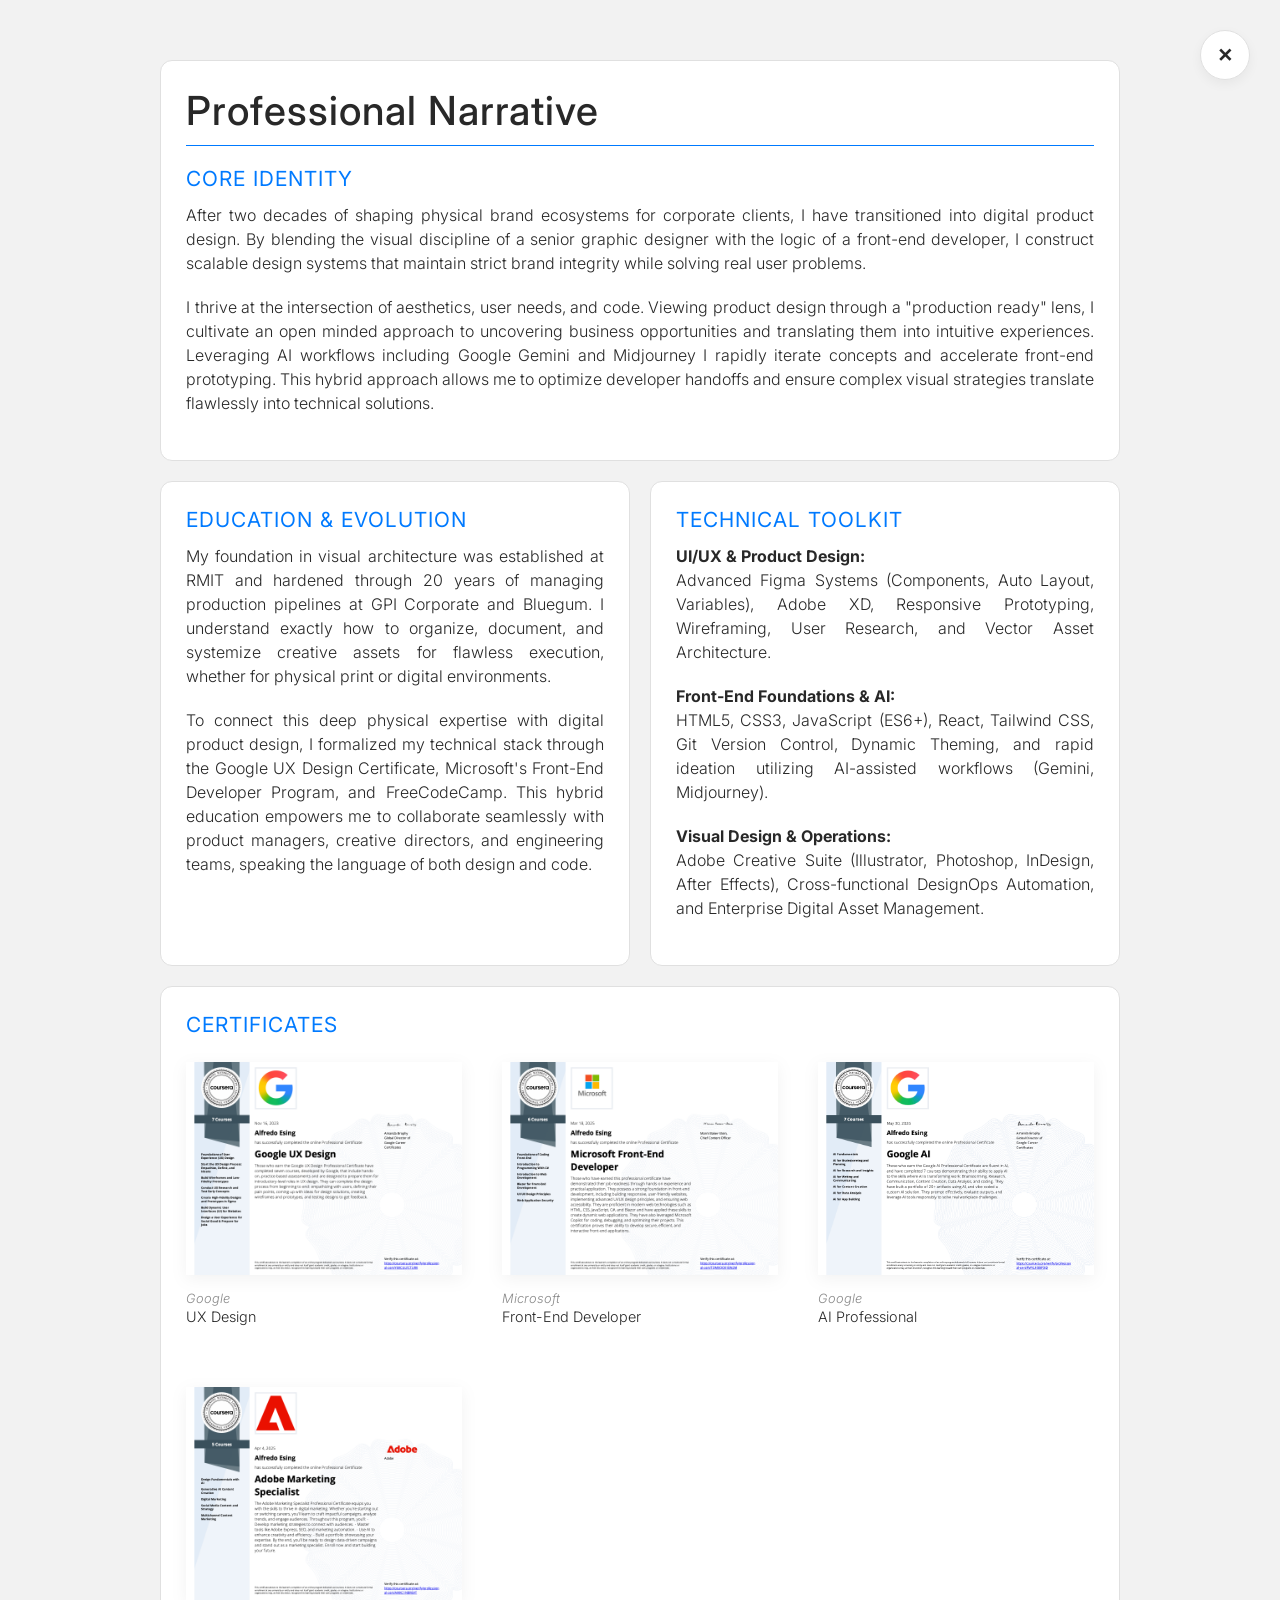
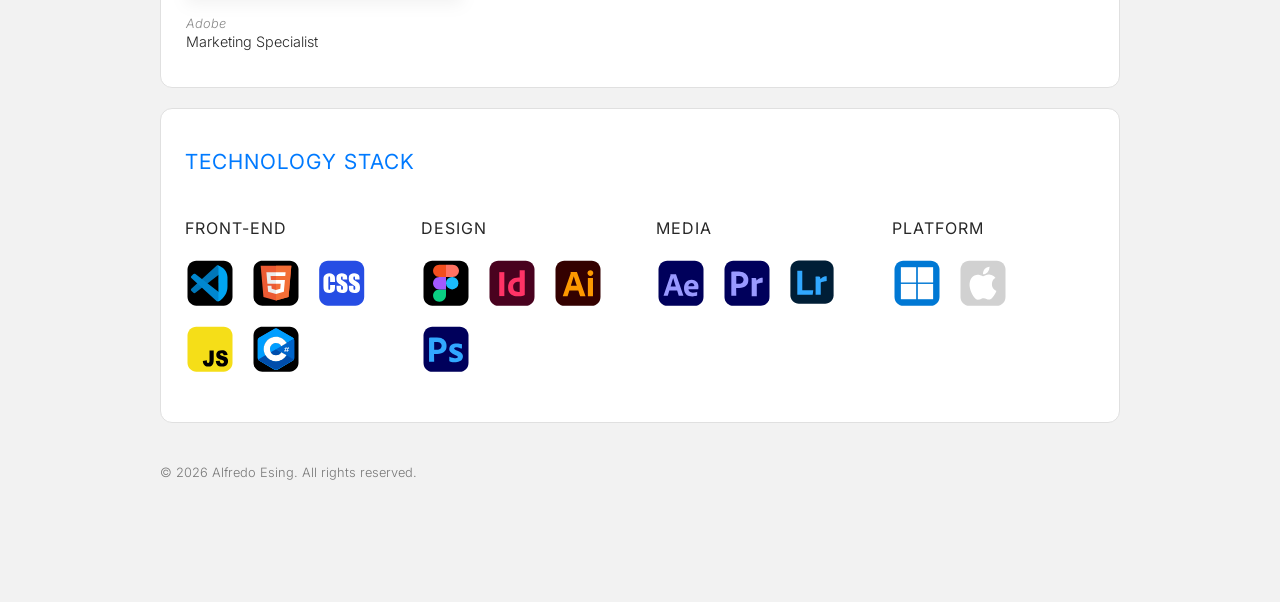
<file: resume.html>
<!DOCTYPE html>
<html lang="en">
<head>
    <meta charset="UTF-8">
    <meta name="viewport" content="width=device-width, initial-scale=1.0">
    <title>Resume | Alfredo Esing</title>
    <link rel="preconnect" href="https://fonts.googleapis.com">
    <link rel="preconnect" href="https://fonts.gstatic.com" crossorigin>
    <link href="https://fonts.googleapis.com/css2?family=Inter:wght@200;300;400&display=swap" rel="stylesheet">
    <link rel="stylesheet" href="style.css">
</head>
<body class="resume-page">

    <a href="index.html" class="return-btn">✕</a>

    <main class="main-content">

        <section class="bento top-bento">
            <div>
                <div class="site-header">
                    <h1>Professional Narrative</h1>
                </div>
                <h3 class="page-title">Core Identity</h3>
                <p>
                    After two decades of shaping physical brand ecosystems for corporate clients, I have transitioned into 
                    digital product design. By blending the visual discipline of a senior graphic designer with the 
                    logic of a front-end developer, I construct scalable design systems that maintain strict brand integrity while solving real user problems.
                </p>
                <p>
                    I thrive at the intersection of aesthetics, user needs, and code. Viewing product design through a "production ready" lens, 
                    I cultivate an open minded approach to uncovering business opportunities and translating them into intuitive experiences. 
                    Leveraging AI workflows including Google Gemini and Midjourney I rapidly iterate concepts and accelerate front-end prototyping. 
                    This hybrid approach allows me to optimize developer handoffs and ensure complex visual strategies translate flawlessly into technical solutions.
                </p>
            </div>
        </section>

        <section class="bento-grid page-bento">
            <div class="bento">
                <h3 class="page-title">Education & Evolution</h3>
               <p>
                    My foundation in visual architecture was established at RMIT and hardened through 20 years of managing 
                    production pipelines at GPI Corporate and Bluegum. I understand exactly how to organize, document, and systemize creative 
                    assets for flawless execution, whether for physical print or digital environments.
                </p>
                <p>
                    To connect this deep physical expertise with digital product design, I formalized my technical stack through 
                    the Google UX Design Certificate, Microsoft's Front-End Developer Program, and FreeCodeCamp. 
                    This hybrid education empowers me to collaborate seamlessly with product managers, creative directors, 
                    and engineering teams, speaking the language of both design and code.
                </p>
            </div>

            <div class="bento">
                <h3 class="page-title">Technical Toolkit</h3>
                <p>
                    <strong>UI/UX & Product Design:</strong><br>
                    Advanced Figma Systems (Components, Auto Layout, Variables), Adobe XD, Responsive Prototyping, 
                    Wireframing, User Research, and Vector Asset Architecture.
                </p>
                <p>
                    <strong>Front-End Foundations & AI:</strong><br>
                    HTML5, CSS3, JavaScript (ES6+), React, Tailwind CSS, Git Version Control, Dynamic Theming, and rapid 
                    ideation utilizing AI-assisted workflows (Gemini, Midjourney).
                </p>
                <p>
                    <strong>Visual Design & Operations:</strong><br>
                    Adobe Creative Suite (Illustrator, Photoshop, InDesign, After Effects), Cross-functional 
                    DesignOps Automation, and Enterprise Digital Asset Management.
                </p>
            </div>
        </section>

        <section>
            <div class="bento page-bento">
                <h3 class="page-title">Certificates</h3>
                <div class="cert-grid">
        
                    <div class="cert-item">
                        <div class="cert-image">
                            <img src="assets/Coursera-GoogleUXDesign.png" alt="Google UX Design certificate">
                        </div>
                        <div class="cert-info">
                            <span class="cert-company">Google</span>
                            <span class="cert-name">UX Design</span>
                        </div>
                    </div>

                    <div class="cert-item">
                        <div class="cert-image">
                            <img src="assets/Coursera-MicrosoftFrontEndDeveloper.png" alt="Microsoft Front-End certificate">
                        </div>
                        <div class="cert-info">
                            <span class="cert-company">Microsoft</span>
                            <span class="cert-name">Front-End Developer</span>
                        </div>
                    </div>

                    <div class="cert-item">
                        <div class="cert-image">
                            <img src="assets/Coursera-GoogleAI.png" alt="Google AI certificate">
                        </div>
                        <div class="cert-info">
                            <span class="cert-company">Google</span>
                            <span class="cert-name">AI Professional</span>
                        </div>
                    </div>

                    <div class="cert-item">
                        <div class="cert-image">
                            <img src="assets/Coursera-AdobeMarketingSpecialist.png" alt="Adobe Marketing Specialist certificate">
                        </div>
                        <div class="cert-info">
                            <span class="cert-company">Adobe</span>
                            <span class="cert-name">Marketing Specialist</span>
                        </div>
                    </div>

                </div>
            </div>
        </section>

        <section class="bento bottom-bento software-matrix-block">
            <h3 class="page-title">Technology Stack</h3>
            
            <div class="tech-matrix-container">
                <div class="tech-category">
                    <h3 class="tech-sub-label">Front-End</h3>
                    <div class="software-grid">
                        <div class="software-item" title="VS Code"><div class="software-icon"><img src="assets/Icons_VSCode.svg" alt="VS Code"></div></div>
                        <div class="software-item" title="HTML5"><div class="software-icon"><img src="assets/Icons_HTML.svg" alt="HTML5"></div></div>
                        <div class="software-item" title="CSS3"><div class="software-icon"><img src="assets/Icons_CSS.svg" alt="CSS3"></div></div>
                        <div class="software-item" title="JavaScript"><div class="software-icon"><img src="assets/Icons_JavaScript.svg" alt="JavaScript"></div></div>
                        <div class="software-item" title="CSharp"><div class="software-icon"><img src="assets/Icons_CSharp.svg" alt="CSharp"></div></div>  
                    </div>
                </div>

                <div class="tech-category">
                    <h3 class="tech-sub-label">Design</h3>
                    <div class="software-grid">
                        <div class="software-item" title="Figma"><div class="software-icon"><img src="assets/Icons_Figma.svg" alt="Figma"></div></div>
                        <div class="software-item" title="InDesign"><div class="software-icon"><img src="assets/Icons_InDesign.svg" alt="InDesign"></div></div>
                        <div class="software-item" title="Illustrator"><div class="software-icon"><img src="assets/Icons_Illustrator.svg" alt="Illustrator"></div></div>
                        <div class="software-item" title="Photoshop"><div class="software-icon"><img src="assets/Icons_Photoshop.svg" alt="Photoshop"></div></div>
                    </div>
                </div>

                <div class="tech-category">
                    <h3 class="tech-sub-label">Media</h3>
                    <div class="software-grid">
                        <div class="software-item" title="After Effects"><div class="software-icon"><img src="assets/Icons_AfterEffects.svg" alt="After Effects"></div></div>
                        <div class="software-item" title="Premier Pro"><div class="software-icon"><img src="assets/Icons_PremierPro.svg" alt="Premier Pro"></div></div>
                        <div class="software-item" title="Lightroom"><div class="software-icon"><img src="assets/Icons_Lightroom.svg" alt="Lightroom"></div></div>
                    </div>
                </div>

                <div class="tech-category">
                    <h3 class="tech-sub-label">Platform</h3>
                    <div class="software-grid">
                        <div class="software-item" title="Windows"><div class="software-icon"><img src="assets/Icons_Windows.svg" alt="Windows"></div></div>
                        <div class="software-item" title="MacOS"><div class="software-icon"><img src="assets/Icons_Apple.svg" alt="MacOS"></div></div>
                    </div>
                </div>
            </div>
        </section>

        <footer>
            <p class="footer-text">&copy; 2026 Alfredo Esing. All rights reserved.</p>
        </footer>

    </main>

    <div id="cert-lightbox" class="lightbox">
        <span class="lightbox-close">&times;</span>
        <img class="lightbox-content" id="lightbox-img" alt="Enlarged Certificate View">
    </div>

    <script src="script.js"></script>

</body>
</html>
</file>
<file: style.css>
:root {
    --bg-color: #F2F2F2;
    --accent-grey: #E0E0E0;
    --text-main: #282828;
    --white: #FFFFFF;
    --primary-blue: #007aff;
    --subtle-tint: #E5F2FF;
    --role-sub: #002b59;
}

* {
    margin: 0;
    padding: 0;
    box-sizing: border-box;
    font-family: 'Inter', sans-serif;
}

body {
    background-color: var(--bg-color);
    color: var(--text-main);
}


h1 {
    width: 100%;
    font-size: 2.5rem;
    font-weight: 500;
    letter-spacing: 1px;
}

h2 {
    font-size: 1.75rem;
    font-weight: 400;
    margin-bottom: 12px;
}

h3 {
    font-size: 1.3rem;
    font-weight: 400;
    text-transform: uppercase;
    letter-spacing: 1px;
    margin-bottom: 8px;
}

p {
    font-size: 1rem;
    font-weight: 300;
    line-height: 1.5;
    margin-bottom: 20px;
    text-align: justify;
}

.copy-points {
    list-style-position: inside; 
    list-style-type: none;
    padding-left: 0; 
    margin-left: 0;
}

.copy-points li {
    margin-bottom: 0.75rem; 
    line-height: 1.6; 
}

.site-title {
    width: 100%;
    font-size: 3.6rem;
    font-weight: 300;
    letter-spacing: 1px;
}

.site-header {
    display: flex;
    align-items: center;
    margin-bottom: 20px;
    padding-bottom: 10px;
    border-bottom: 1px solid var(--primary-blue);   
}

.folio-name {
    align-items: center;
  
}

.page-header {
    display: flex;
    align-items: center;
    margin-bottom: 20px;
    padding-bottom: 10px;
    border-bottom: 1px solid var(--primary-blue);   
}

.site-logo {
    width: 15px;
    margin-right: 6px;
}

.page-title {
    color: var(--primary-blue);
    margin-bottom: 12px;
}

a {
    text-decoration: none;
    color: inherit;
    display: inline-block;
}

a:hover {
    text-decoration: none;
}

.main-content {
    width: 100%;
    max-width: 1000px;
    margin: 0 auto;
    padding: 60px 20px;
}

/* Bentos */
.bento {
    background: var(--white);
    border: 1px solid var(--accent-grey);
    border-radius: 12px;
    padding: 25px;
    transition: transform 0.3s ease;
    width: 100%;
}

.top-bento {
    margin-bottom: 20px;
}

.page-bento {
    margin: 20px 0px;
}
.bottom-bento {
    margin-top: 20px;
}

.bento-grid {
    display: grid;
    grid-template-columns: 1fr 1fr;
    gap: 20px;
}

.wide-short {
    grid-column: span 2;
}

.bento:hover {
    transform: translateY(-5px);
}

/* Buttons */
.return-btn {
    position: fixed;
    top: 30px;
    right: 30px;
    width: 50px;
    height: 50px;
    background: var(--white);
    border: 1px solid var(--accent-grey);
    border-radius: 50%;
    display: flex;
    align-items: center;
    justify-content: center;
    text-decoration: none;
    color: var(--text-main);
    font-size: 1.2rem;
    font-weight: 800;
    z-index: 1000;
    transition: 0.3s ease;
    box-shadow: 0 4px 12px rgba(0,0,0,0.05);
    border: 1px solid var(--accent-grey);
}

.return-btn:hover {
    transform: rotate(90deg);
    background: var(--primary-blue);
    color: var(--white);
    border-color: var(--accent-grey);
}

.cta-button {
    width: 100%;
    background-color: var(--primary-blue);
    color: var(--white);
    padding: 18px;
    border: none;
    border-radius: 12px;
    font-weight: 700;
    font-size: 1rem;
    cursor: pointer;
    transition: transform 0.2s ease, background-color 0.2s ease;
}

.cta-button:hover {
    background-color: #0056b3;
    transform: translateY(-2px);
}

footer {
    text-align: center;
    padding: 40px 0;
    font-size: 6px;
    opacity: 0.6;
}

.footer-text {
    font-size: 0.8rem;
}
/* Index Page */

.hook-link {
    color: var(--primary-blue);
    font-weight: 450;
}

.skills-list {
    display: flex;
    flex-wrap: wrap;
    gap: 6px;
}

.skills-list span {
    background: var(--white);
    padding: 8px 16px;
    border-radius: 50px;
    border: 1px solid var(--accent-grey);
    color: var(--text-main);
    font-size: 0.9rem;
    font-weight: 600;
}

.skills-list span:hover {
    background: var(--primary-blue);
    color: var(--white);
    border-color: var(--accent-grey);
}

.hook-content {
    display: flex;
    flex-direction: row;
    align-items: flex-start;
    justify-content: space-between;
    width: 100%;
    gap: 30px;
}

.hook-text {
    flex: 1;
    text-align: left;
}

.hook-skills {
    flex: 0 0 auto;
    display: flex;
    flex-direction: column;
    gap: 6px;
    padding-left: 20px;
    border-left: 1px solid var(--accent-grey);
}

.skill-item {
    display: flex;
    align-items: center;
    gap: 7px;
}

.skill-icon img {
    display: inline-block;
    width: 25px;
    height: 25px;
    object-fit: contain;
}

.skill-item:hover img {
    transform: translateY(-2px);
    filter: brightness(1.2);
    transition: all 0.3s ease;
}

/* Project Bentos */
.project-feature {
    grid-column: span 2;
    height: 500px;
}

.projects{
    height: 300px;
}

.project-text {
    position: relative;
    z-index: 2;
    text-shadow: 0px 1px 4px rgba(0, 0, 0, 0.35);
}

.project-text p {
    margin-bottom: 5px;
    
}

.project-title {
    font-size: 1.6rem;
    font-weight: 400;
    margin-bottom: 6px;
}

.project-inner {
    display: flex;
    flex-direction: column;
    justify-content: flex-end;
    background-size: cover;
    background-position: center;
    color: white;
    cursor: pointer;
    overflow: hidden;
    position: relative;
}

/* Vignette overlay */
.project-inner::before {
    content: '';
    position: absolute;
    inset: 0;
    
    background: linear-gradient(
        to top, 
        rgba(40, 40, 40, 0.85) 0%,
        rgba(40, 40, 40, 0.4) 25%,
        rgba(40, 40, 40, 0) 75%
    );
    
    z-index: 1;
    transition: opacity 0.3s ease;
}

/* Resume Page */


.cert-grid {
    display: grid;
    grid-template-columns: repeat(auto-fit, minmax(200px, max-content)); 
    gap: 40px;
    margin-top: 15px;
    width: 100%;
}

.cert-item {
    display: flex;
    flex-direction: column;
    align-items: flex-start;
    text-align: left;
    padding: 10px 0;
}

.cert-info {
    display: flex;
    flex-direction: column;
    align-items: flex-start;
}

.cert-company {
    font-size: 0.8rem;
    font-style: italic;
    font-weight: 300;
    color: var(--text-main);
    opacity: 0.55;
    margin-top: 4px;
    margin-bottom: 2px;
    display: block;
}

.cert-name {
    font-size: 0.9rem;
    font-weight: 300;
    line-height: 1.3;
    color: var(--text-main);
    display: block;
}

.cert-image {
    display: flex;
    align-items: center;
    justify-content: center;
    width: 100%;
    margin-bottom: 12px;
}

.cert-image img {
    max-width: 100%;
    max-height: 100%;
    object-fit: contain; 
    filter: drop-shadow(0 2px 6px rgba(0,0,0,0.06));
    transition: transform 0.3s ease;
}

.cert-image img {
    max-width: 100%;
    max-height: 100%;
    object-fit: contain;
    filter: drop-shadow(0 4px 8px rgba(0,0,0,0.05));
    transition: transform 0.3s ease;
}

.cert-item:hover img {
    transform: scale(1.05);
}

.software-item {
    display: flex;
    align-items: center;
    justify-content: center;
    cursor: pointer;
}

.software-icon {
    display: flex;
    align-items: center;
    justify-content: center;
    width: 50px;
    height: 50px;
    transition: all 0.3s ease;
}

.software-icon img {
    max-width: 100%;
    max-height: 100%;
    object-fit: contain;
    transition: transform 0.3s ease;
}

.software-item:hover .software-icon {
    background-color: var(--subtle-tint);
    border-color: #CCE5FF;
    transform: translateY(-3px);
}

.software-item:hover img {
    transform: scale(1.08);
}

.software-matrix-block {
    display: flex;
    flex-direction: column;
    gap: 2rem;
    padding: 2.5rem 1.5rem;
}

.tech-matrix-container {
    display: flex;
    flex-direction: row;
    gap: 2rem;
    width: 100%;
}

.tech-sub-label {
    font-size: 1rem;
    font-weight: 400;
}

.tech-category {
    display: flex;
    flex-direction: column;
    gap: 0.75rem;
    width: 100%;
    padding-bottom: 8px;
}

.tech-category:last-child {
    border-bottom: none;
    padding-bottom: 0;
}

.tech-category .software-grid {
    display: flex;
    flex-wrap: wrap;
    gap: 1rem;
    width: 100%;
}
/* Lightbox Modal Base System */

.lightbox {
    display: none;
    position: fixed;
    z-index: 2000;
    left: 0;
    top: 0;
    width: 100%;
    height: 100%;
    background-color: rgba(40, 40, 40, 0.85);
    backdrop-filter: blur(8px);
    justify-content: center;
    align-items: center;
    cursor: zoom-out;
}

.lightbox-content {
    max-width: 85%;
    max-height: 80%;
    border-radius: 12px;
    box-shadow: 0 20px 40px rgba(0,0,0,0.3);
    object-fit: contain;  
    animation: zoomIn 0.3s cubic-bezier(0.16, 1, 0.3, 1);
}

.lightbox-close {
    position: absolute;
    top: 30px;
    right: 40px;
    color: var(--white);
    font-size: 3rem;
    font-weight: 300;
    cursor: pointer;
    transition: transform 0.2s ease, color 0.2s ease;
}

.lightbox-close:hover {
    color: var(--primary-blue);
    transform: scale(1.1);
}

/* Entry Animation Logic */
@keyframes zoomIn {
    from { transform: scale(0.95); opacity: 0; }
    to { transform: scale(1); opacity: 1; }
}

/* Contact Page Specifics */
.contact-header {
    text-align: left;
}

.contact-header h1 {
    font-size: 3rem;
    margin-bottom: 10px;
}

.contact-form-container {
    display: block;
    margin-top: 20px;
}

/* Form Layout */
.form-row {
    display: flex;
    gap: 20px;
    margin-bottom: 20px;
}

.form-group {
    flex: 1;
    display: flex;
    flex-direction: column;
    gap: 8px;
    margin-bottom: 20px;
}

.form-group label {
    font-size: 0.75rem;
    font-weight: 800;
    text-transform: uppercase;
    letter-spacing: 1px;
    margin-bottom: 8px;
    color: var(--primary-blue);
}

/* Input Styling */
#portfolio-contact-form input, 
#portfolio-contact-form textarea {
    width: 100%;
    padding: 16px;
    border: 1px solid var(--accent-grey);
    border-radius: 12px;
    background-color: var(--bg-color);
    font-family: 'Inter', sans-serif;
    font-size: 1rem;
    color: var(--text-main);
    outline: none;
    transition: all 0.3s ease;
}

#portfolio-contact-form input:focus, 
#portfolio-contact-form textarea:focus {
    border-color: var(--primary-blue);
    background-color: var(--white);
    box-shadow: 0 0 0 4px var(--subtle-tint);
}

/* project page */
.role-sub {
    font-size: 1.5rem;
    font-weight: 300;
    color: var(--primary-blue);
    opacity: 0.7;
    margin-top: 6px;
}

.meta-grid {
    display: flex;
    flex-direction: row;
    justify-content: space-between;
    align-items: flex-start;
    gap: 30px;
    width: 100%;
    margin-bottom: 30px;
}

.meta-item {
    flex: 1;
    display: flex;
    flex-direction: column;
    gap: 6px;
}

.meta-label {
    font-size: 0.75rem;
    font-weight: 500;
    text-transform: uppercase;
    letter-spacing: 1.5px;
    color: var(--primary-blue);
}

.meta-value {
    font-size: 0.85rem;
    font-weight: 400;
    line-height: 1.4;
    color: var(--text-main);
    margin-bottom: 0;
    text-align: left;
}

.meta-subtext {
    font-style: italic;
    opacity: 0.6;
}

.github-link {
  align-items: center;  
    
}

.feature-badge {
    display: inline-block;
    padding: 4px 10px;
    background: var(--primary-blue);
    color: var(--white);
    border-radius: 6px;
    font-size: 0.75rem;
    font-weight: 700;
    text-transform: uppercase;
    margin-bottom: 8px;
}


.media-block {
    width: 100%;
    max-width: 100%;
    overflow: hidden;
    margin-top: 10px;
}

.split-media-block {
    flex: 1;
    align-items: center;
}

.split-text-block {
    flex: 1; ;
}

.split-text-block p:last-child {
    margin-bottom: 0;
}

.bento-split {
    display: flex;
    flex-direction: row;
    align-items: top;
    gap: 20px;
}

.project-img {
    width: 100%;
    object-fit: contain;   
    display: block;
    object-fit: contain;
    margin-top: 15px;
}

/* Code Block */
.code-container {
    background-color: #1E1E1E;
    border: 1px solid #2D2D2D;
    padding: 20px;
    border-radius: 12px;
    font-family: 'JetBrains Mono', 'Fira Code', monospace;
}

.code-header {
    display: flex;
    align-items: center;
    gap: 6px;
    margin-bottom: 15px;
    border-bottom: 1px solid #2D2D2D;
    padding-bottom: 10px;
}

.code-dot {
    width: 10px;
    height: 10px;
    border-radius: 50%;
}
.code-dot.red { background-color: #FF5F56; }
.code-dot.yellow { background-color: #FFBD2E; }
.code-dot.green { background-color: #27C93F; }

.code-title {
    color: #8E8E8E;
    font-size: 0.8rem;
    margin-left: 10px;
}

.code-container pre {
    margin: 0;
    overflow-x: auto;
}

.code-container code {
    color: #D4D4D4;
    font-size: 0.95rem;
    line-height: 1.6;
}

.code-comment {
    color: #6A9955;
    font-style: italic;
}

.js-keyword {
    color: #569CD6;
}

.js-string {
    color: var(--primary-blue);
}

.css-selector {
    color: #D7BA7D;
}

.css-brace  {
    color: #ffd500;
}

.css-modifier {
    color: #9CDCFE;
}

.css-property {
    color: #83f6f2;
}

.css-atrule {
    color: #C586C0;
}

/* Mobile Responsiveness */
@media (max-width: 768px) {

    .bento-grid {
        grid-template-columns: 1fr;
    }

    .project-hero, 
    .wide-short, 
    .project-feature,
    .bento > div {
        grid-column: 1 / -1;
    }
    
    .project-feature {
        height: 300px;
    }
    
    .projects {
        height: 220px;
    }

    .project-inner::before {
    content: '';
    position: absolute;
    inset: 0;
    
    background: linear-gradient(
        to top, 
        rgba(40, 40, 40, 0.85) 0%,
        rgba(40, 40, 40, 0.4) 45%,
        rgba(40, 40, 40, 0) 90%
    );
    
    z-index: 1;
    transition: opacity 0.3s ease;
}

    .brand-name {
        font-size: 2.5rem;
    }

    .hook-content {
        flex-direction: column;
        align-items: flex-start;
        gap: 30px;
    }

    .hook-skills {
        padding-left: 0;
        border-left: none;
        border-top: 1px solid var(--accent-grey);
        padding-top: 20px;
        width: 100%;
    }

    .cert-grid {
        grid-template-columns: repeat(2, 1fr);
    }

    .form-row {
    flex-direction: column;
    gap: 0;
    }

    .lightbox-content {
        max-width: 95%;
    }
    .lightbox-close {
        top: 20px;
        right: 25px;
        font-size: 2.5rem;
    }

    .meta-grid {
        flex-direction: column;
        gap: 20px;
    }
    
    .meta-item {
        width: 100%;
        border-bottom: 1px solid var(--accent-grey);
        padding-bottom: 15px;
    }
    
    .meta-item:last-child {
        border-bottom: none;
        padding-bottom: 0;
    }

    .bento-split {
        flex-direction: column;
        padding: 25px;
        gap: 20px;
    }

    .tech-matrix-container {
        flex-direction: column;
        gap: 1.5rem;
    }
}
</file>
